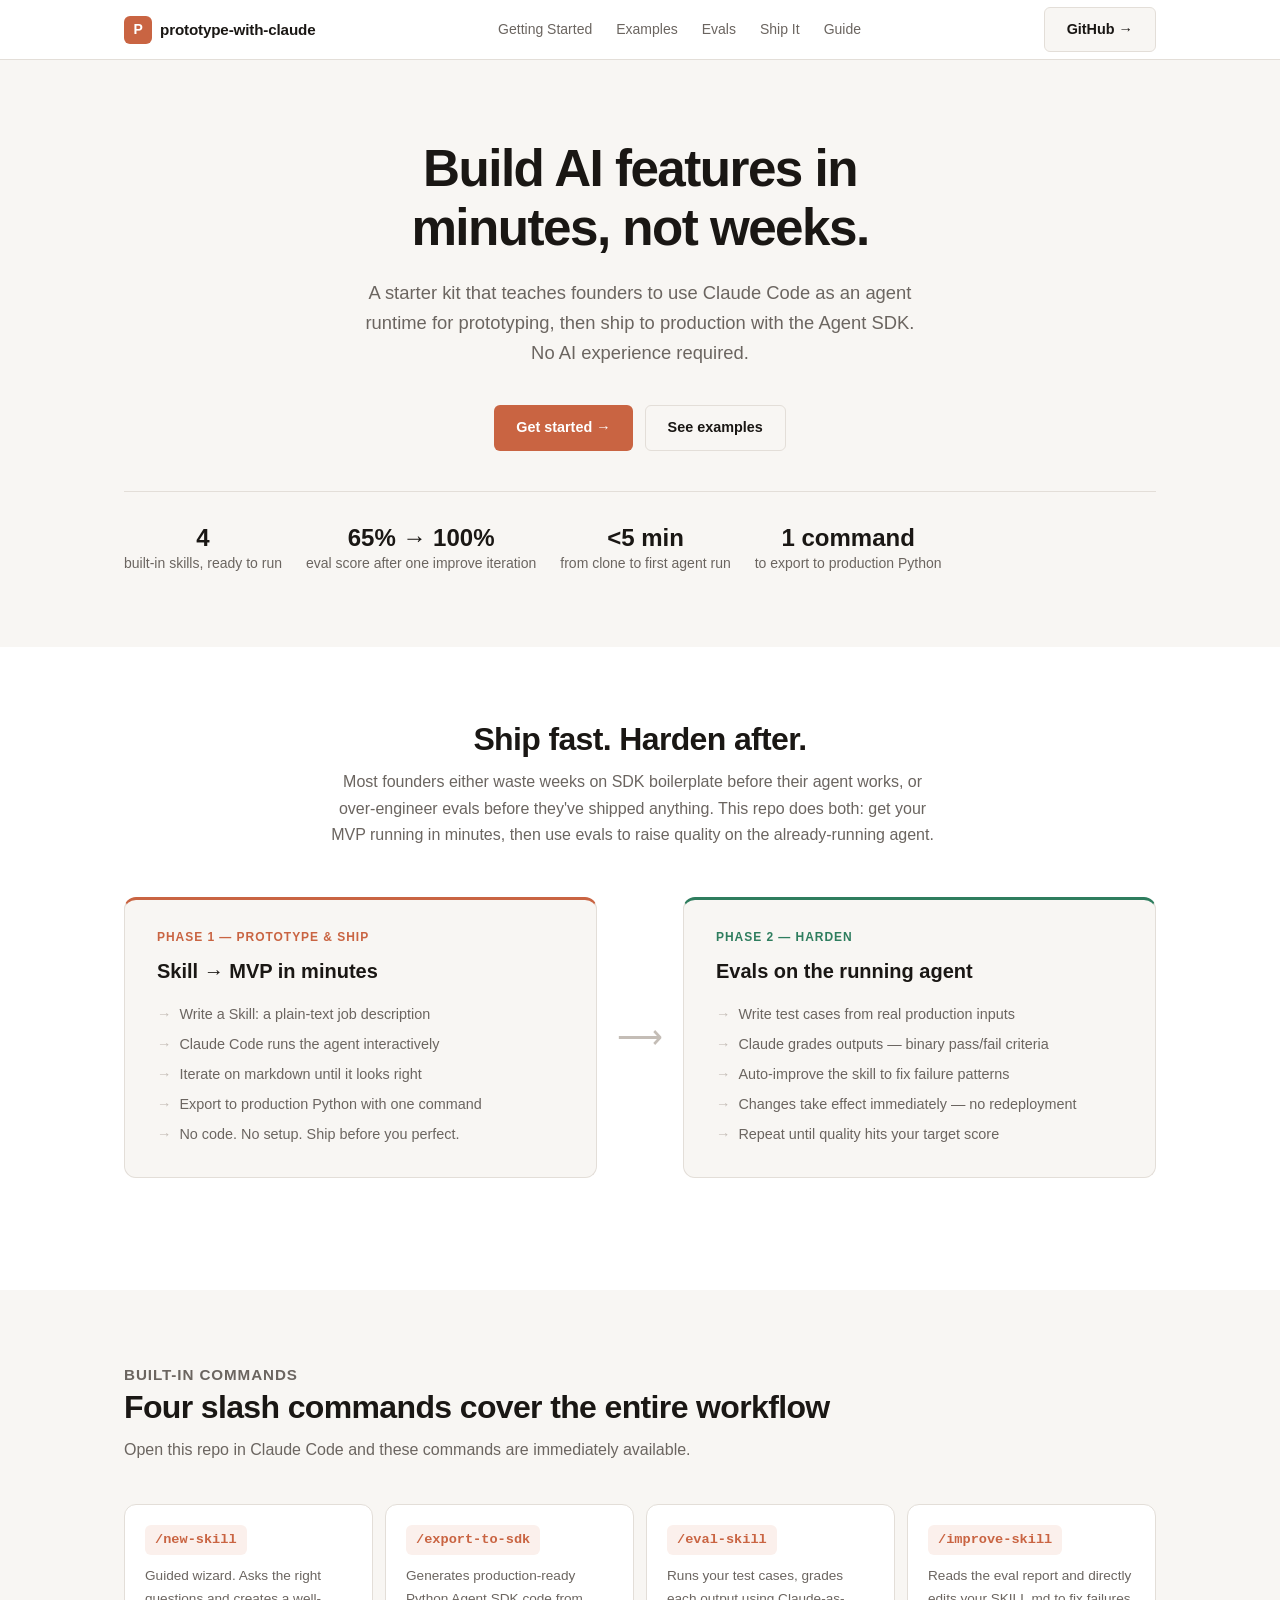
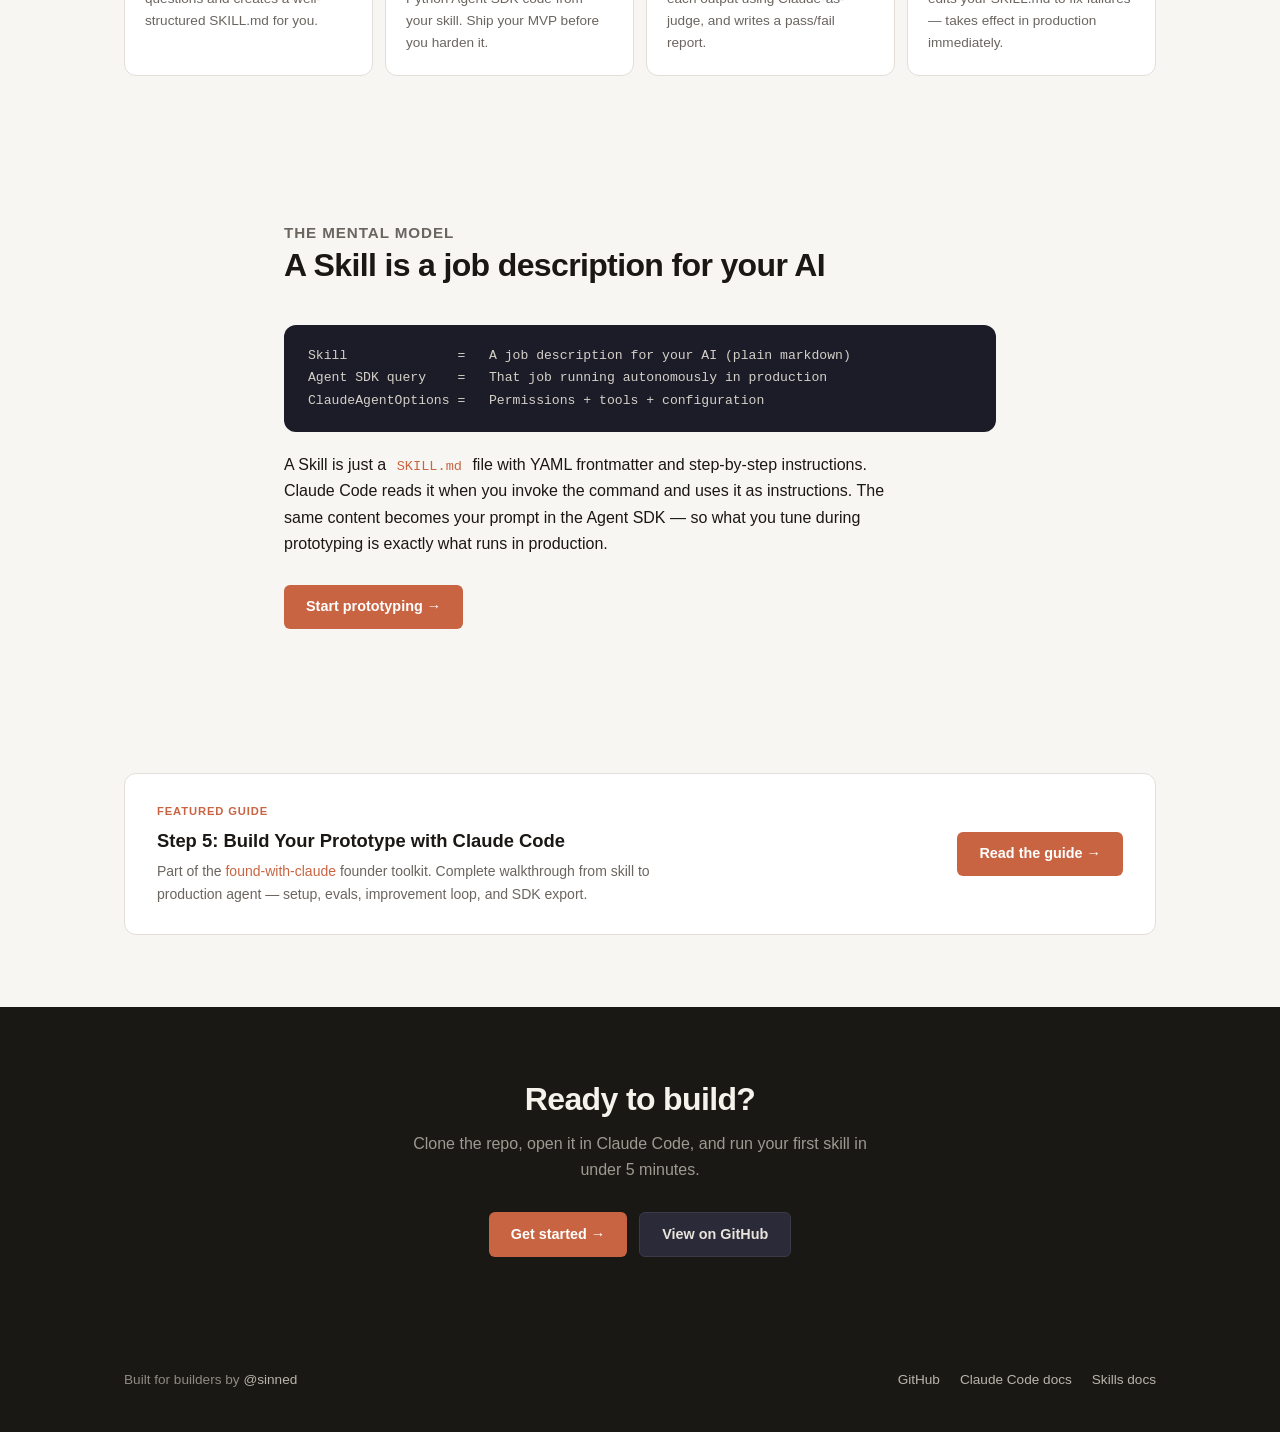
<file: docs/index.html>
<!DOCTYPE html>
<html lang="en">
<head>
  <meta charset="UTF-8">
  <meta name="viewport" content="width=device-width, initial-scale=1.0">
  <title>prototype-with-claude — AI prototyping starter kit for founders</title>
  <meta name="description" content="Use Claude Code as your agent runtime to prototype AI features in hours, then ship with the Agent SDK.">
  <link rel="stylesheet" href="styles.css">
</head>
<body>

<nav>
  <div class="nav-inner">
    <a href="index.html" class="nav-logo" style="text-decoration:none">
      <div class="nav-logo-icon">P</div>
      prototype-with-claude
    </a>
    <div class="nav-links">
      <a href="getting-started.html">Getting Started</a>
      <a href="examples.html">Examples</a>
      <a href="evals.html">Evals</a>
      <a href="sdk-migration.html">Ship It</a>
      <a href="blog-step-5.html">Guide</a>
    </div>
    <a href="https://github.com/sinned/prototype-with-claude" class="nav-gh btn btn-secondary" target="_blank">GitHub →</a>
  </div>
</nav>

<main>

  <!-- Hero -->
  <section class="hero section-alt">
    <div class="container">
      <h1>Build AI features in<br>minutes, not weeks.</h1>
      <p class="hero-sub">
        A starter kit that teaches founders to use Claude Code as an agent runtime for prototyping,
        then ship to production with the Agent SDK. No AI experience required.
      </p>
      <div class="hero-btns">
        <a href="getting-started.html" class="btn btn-primary">Get started →</a>
        <a href="examples.html" class="btn btn-secondary">See examples</a>
      </div>
      <div style="display:flex;flex-wrap:wrap;gap:24px;margin-top:40px;padding-top:32px;border-top:1px solid var(--border)">
        <div style="font-size:0.875rem;color:var(--text-muted)">
          <strong style="font-size:1.5rem;color:var(--text);display:block;line-height:1.2">4</strong>
          built-in skills, ready to run
        </div>
        <div style="font-size:0.875rem;color:var(--text-muted)">
          <strong style="font-size:1.5rem;color:var(--text);display:block;line-height:1.2">65% → 100%</strong>
          eval score after one improve iteration
        </div>
        <div style="font-size:0.875rem;color:var(--text-muted)">
          <strong style="font-size:1.5rem;color:var(--text);display:block;line-height:1.2">&lt;5 min</strong>
          from clone to first agent run
        </div>
        <div style="font-size:0.875rem;color:var(--text-muted)">
          <strong style="font-size:1.5rem;color:var(--text);display:block;line-height:1.2">1 command</strong>
          to export to production Python
        </div>
      </div>
    </div>
  </section>

  <!-- Why -->
  <section class="section">
    <div class="container">
      <div class="section-header" style="text-align:center; max-width:620px; margin:0 auto 48px">
        <h2>Ship fast. Harden after.</h2>
        <p>
          Most founders either waste weeks on SDK boilerplate before their agent works,
          or over-engineer evals before they've shipped anything.
          This repo does both: get your MVP running in minutes, then use evals to raise quality on the already-running agent.
        </p>
      </div>

      <div class="phase-grid">
        <div class="phase-card phase-1">
          <div class="phase-label">Phase 1 — Prototype &amp; Ship</div>
          <div class="phase-title">Skill → MVP in minutes</div>
          <ul class="phase-items">
            <li>Write a Skill: a plain-text job description</li>
            <li>Claude Code runs the agent interactively</li>
            <li>Iterate on markdown until it looks right</li>
            <li>Export to production Python with one command</li>
            <li>No code. No setup. Ship before you perfect.</li>
          </ul>
        </div>
        <div class="phase-arrow">⟶</div>
        <div class="phase-card phase-2">
          <div class="phase-label">Phase 2 — Harden</div>
          <div class="phase-title">Evals on the running agent</div>
          <ul class="phase-items">
            <li>Write test cases from real production inputs</li>
            <li>Claude grades outputs — binary pass/fail criteria</li>
            <li>Auto-improve the skill to fix failure patterns</li>
            <li>Changes take effect immediately — no redeployment</li>
            <li>Repeat until quality hits your target score</li>
          </ul>
        </div>
      </div>
    </div>
  </section>

  <!-- Commands -->
  <section class="section section-alt">
    <div class="container">
      <div class="section-header">
        <h4>Built-in commands</h4>
        <h2>Four slash commands cover the entire workflow</h2>
        <p>Open this repo in Claude Code and these commands are immediately available.</p>
      </div>
      <div class="cmd-grid">
        <div class="cmd-card">
          <div class="cmd-name">/new-skill</div>
          <div class="cmd-desc">Guided wizard. Asks the right questions and creates a well-structured SKILL.md for you.</div>
        </div>
        <div class="cmd-card">
          <div class="cmd-name">/export-to-sdk</div>
          <div class="cmd-desc">Generates production-ready Python Agent SDK code from your skill. Ship your MVP before you harden it.</div>
        </div>
        <div class="cmd-card">
          <div class="cmd-name">/eval-skill</div>
          <div class="cmd-desc">Runs your test cases, grades each output using Claude-as-judge, and writes a pass/fail report.</div>
        </div>
        <div class="cmd-card">
          <div class="cmd-name">/improve-skill</div>
          <div class="cmd-desc">Reads the eval report and directly edits your SKILL.md to fix failures — takes effect in production immediately.</div>
        </div>
      </div>
    </div>
  </section>

  <!-- Mental model -->
  <section class="section section-alt">
    <div class="container" style="max-width:760px">
      <div class="section-header">
        <h4>The mental model</h4>
        <h2>A Skill is a job description for your AI</h2>
      </div>
      <pre><code>Skill              =   A job description for your AI (plain markdown)
Agent SDK query    =   That job running autonomously in production
ClaudeAgentOptions =   Permissions + tools + configuration</code></pre>
      <p style="margin-top:20px">
        A Skill is just a <code>SKILL.md</code> file with YAML frontmatter and step-by-step instructions.
        Claude Code reads it when you invoke the command and uses it as instructions.
        The same content becomes your prompt in the Agent SDK — so what you tune during prototyping
        is exactly what runs in production.
      </p>
      <div style="margin-top:28px">
        <a href="getting-started.html" class="btn btn-primary">Start prototyping →</a>
      </div>
    </div>
  </section>

  <!-- Featured guide -->
  <section class="section section-alt">
    <div class="container">
      <div style="display:grid;grid-template-columns:1fr auto;align-items:center;gap:24px;background:var(--bg);border:1px solid var(--border);border-radius:var(--radius-lg);padding:28px 32px;flex-wrap:wrap">
        <div>
          <div style="font-size:0.7rem;font-weight:700;text-transform:uppercase;letter-spacing:0.08em;color:var(--accent);margin-bottom:8px">Featured guide</div>
          <h3 style="margin-bottom:6px">Step 5: Build Your Prototype with Claude Code</h3>
          <p style="font-size:0.875rem;color:var(--text-muted);margin:0">
            Part of the <a href="https://github.com/sinned/found-with-claude" target="_blank">found-with-claude</a> founder toolkit.
            Complete walkthrough from skill to production agent — setup, evals, improvement loop, and SDK export.
          </p>
        </div>
        <a href="blog-step-5.html" class="btn btn-primary" style="white-space:nowrap;flex-shrink:0">Read the guide →</a>
      </div>
    </div>
  </section>

  <!-- CTA -->
  <section class="section" style="background:var(--bg-dark); color:#E8E4DC; text-align:center">
    <div class="container">
      <h2 style="color:#F5F2EC;margin-bottom:12px">Ready to build?</h2>
      <p style="color:#9E9A92;max-width:52ch;margin:0 auto 28px">
        Clone the repo, open it in Claude Code, and run your first skill in under 5 minutes.
      </p>
      <div class="hero-btns">
        <a href="getting-started.html" class="btn btn-primary">Get started →</a>
        <a href="https://github.com/sinned/prototype-with-claude" class="btn" style="background:#2A2A38;color:#E8E4DC;border:1px solid #3A3A48" target="_blank">View on GitHub</a>
      </div>
    </div>
  </section>

</main>

<footer>
  <div class="footer-inner">
    <span>Built for builders by <a href="https://github.com/sinned" target="_blank">@sinned</a></span>
    <div style="display:flex;gap:20px">
      <a href="https://github.com/sinned/prototype-with-claude" target="_blank">GitHub</a>
      <a href="https://code.claude.com/docs" target="_blank">Claude Code docs</a>
      <a href="https://platform.claude.com/docs/en/agents-and-tools/agent-skills/overview" target="_blank">Skills docs</a>
    </div>
  </div>
</footer>

</body>
</html>
</file>
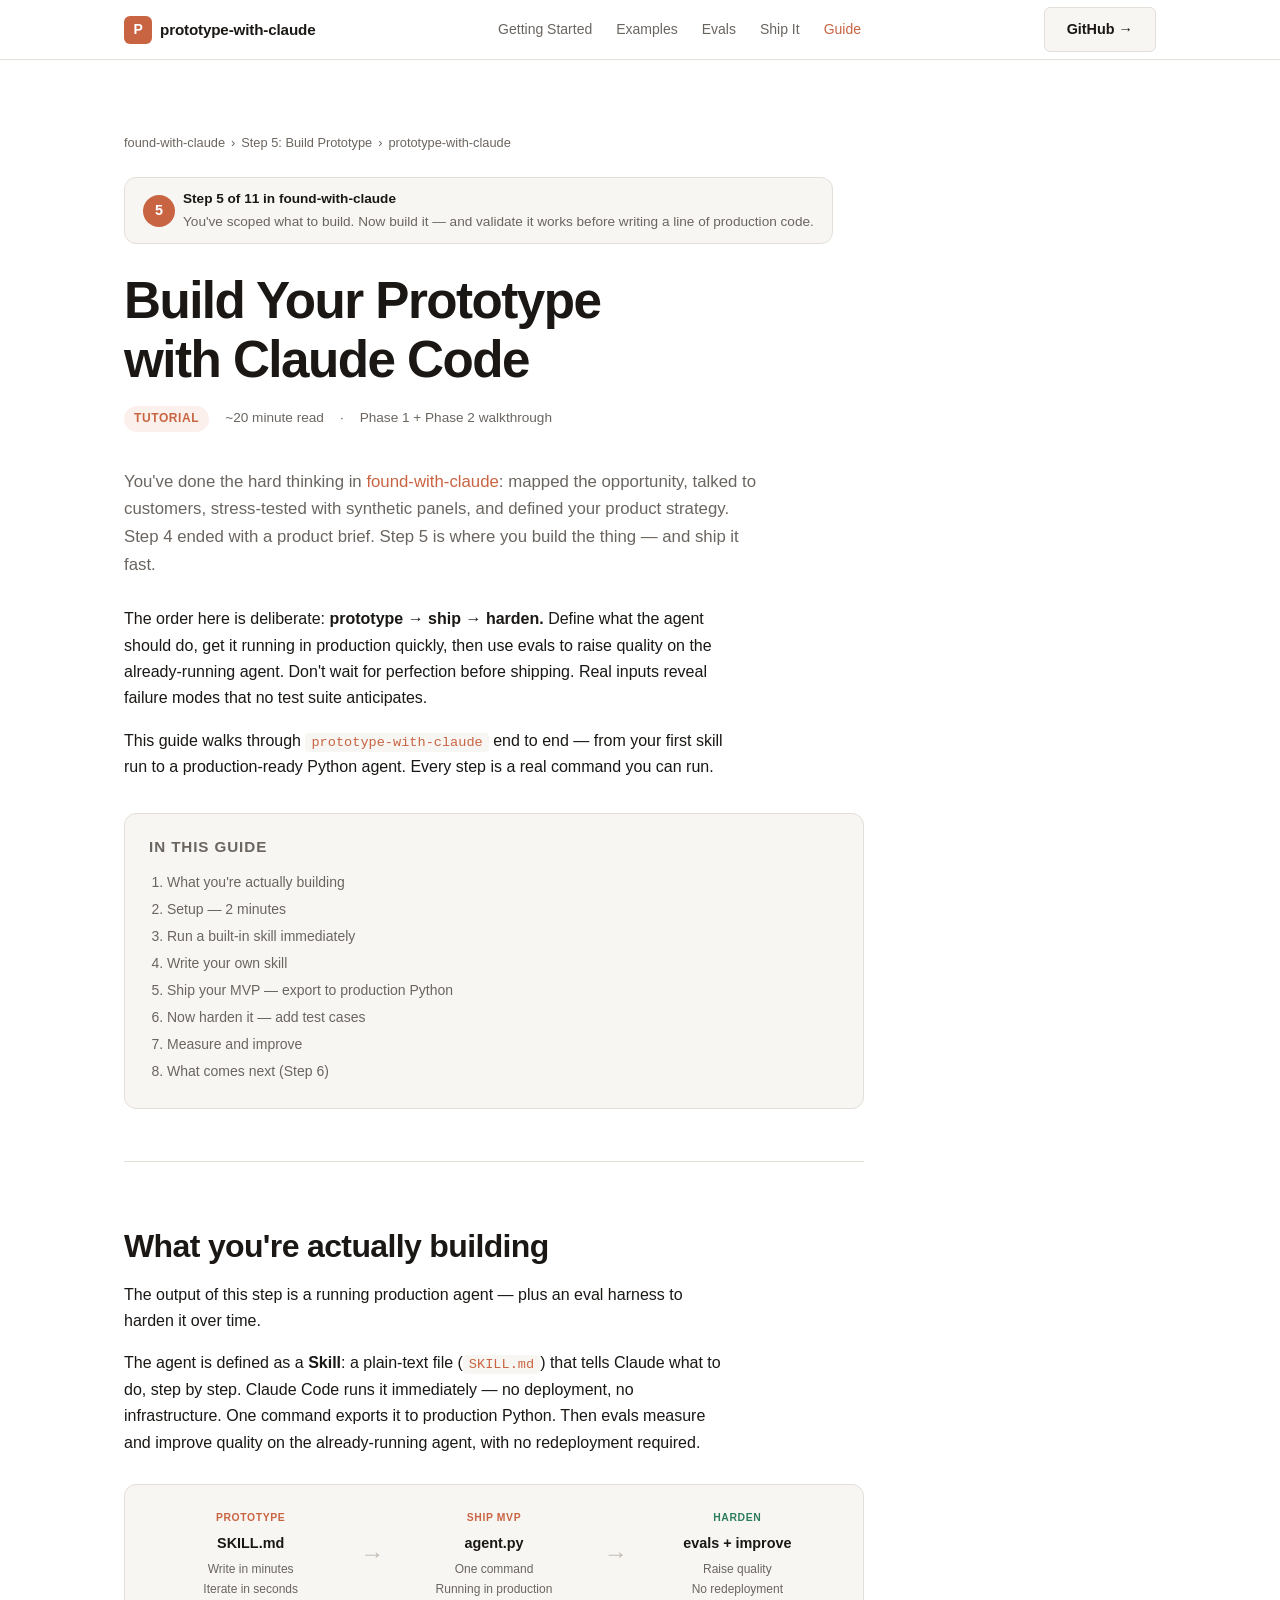
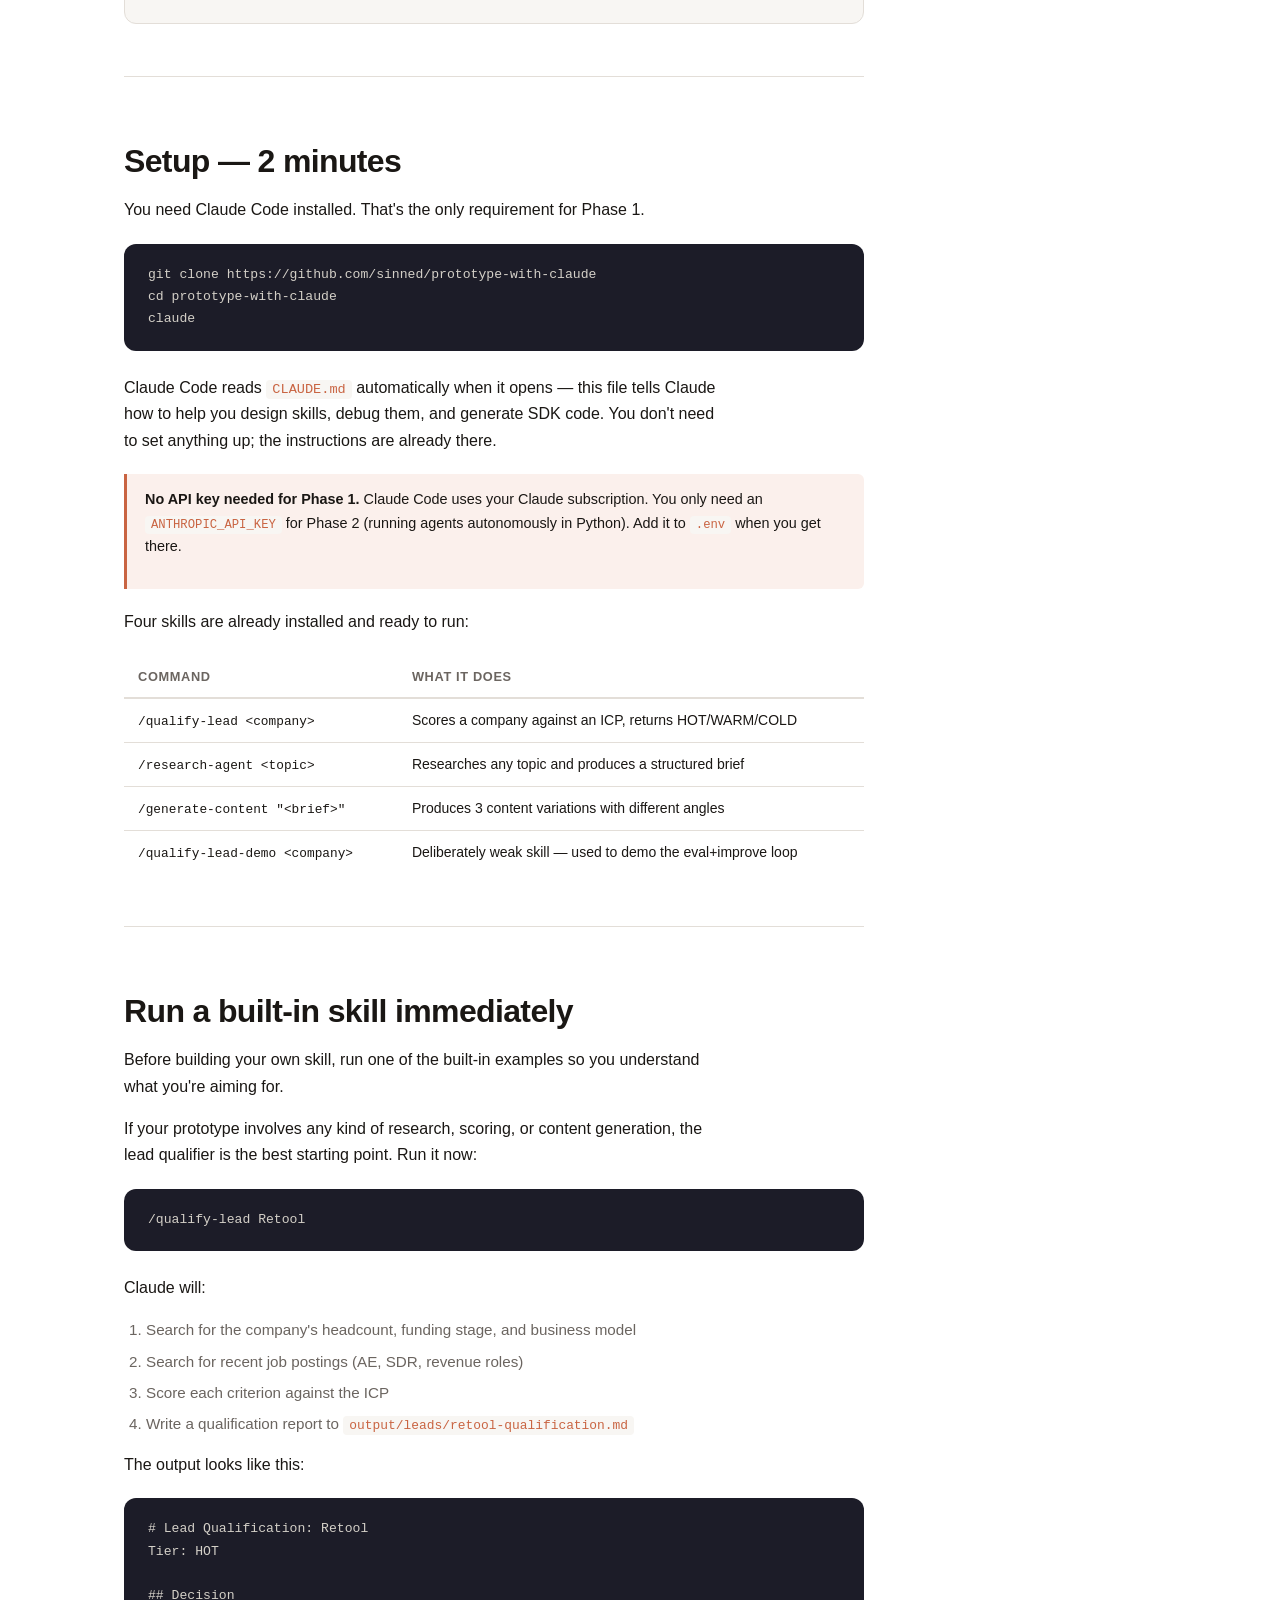
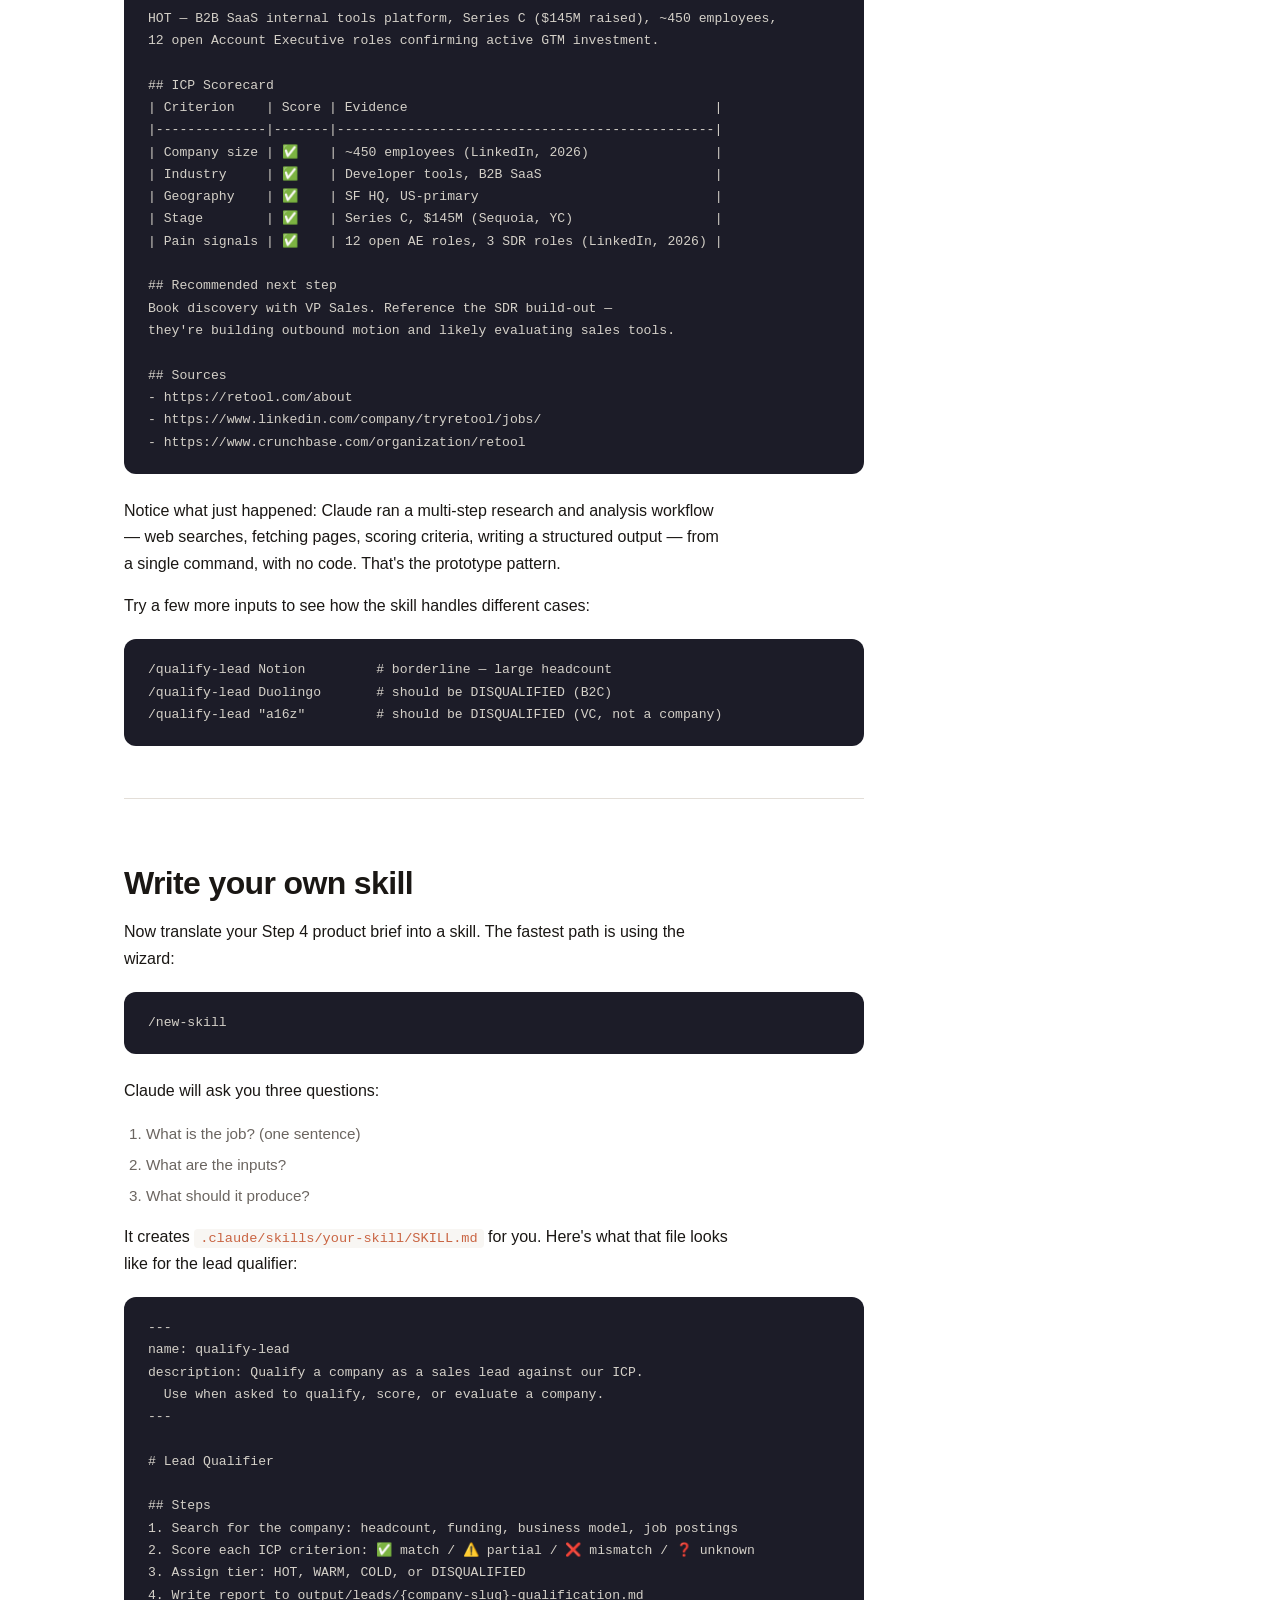
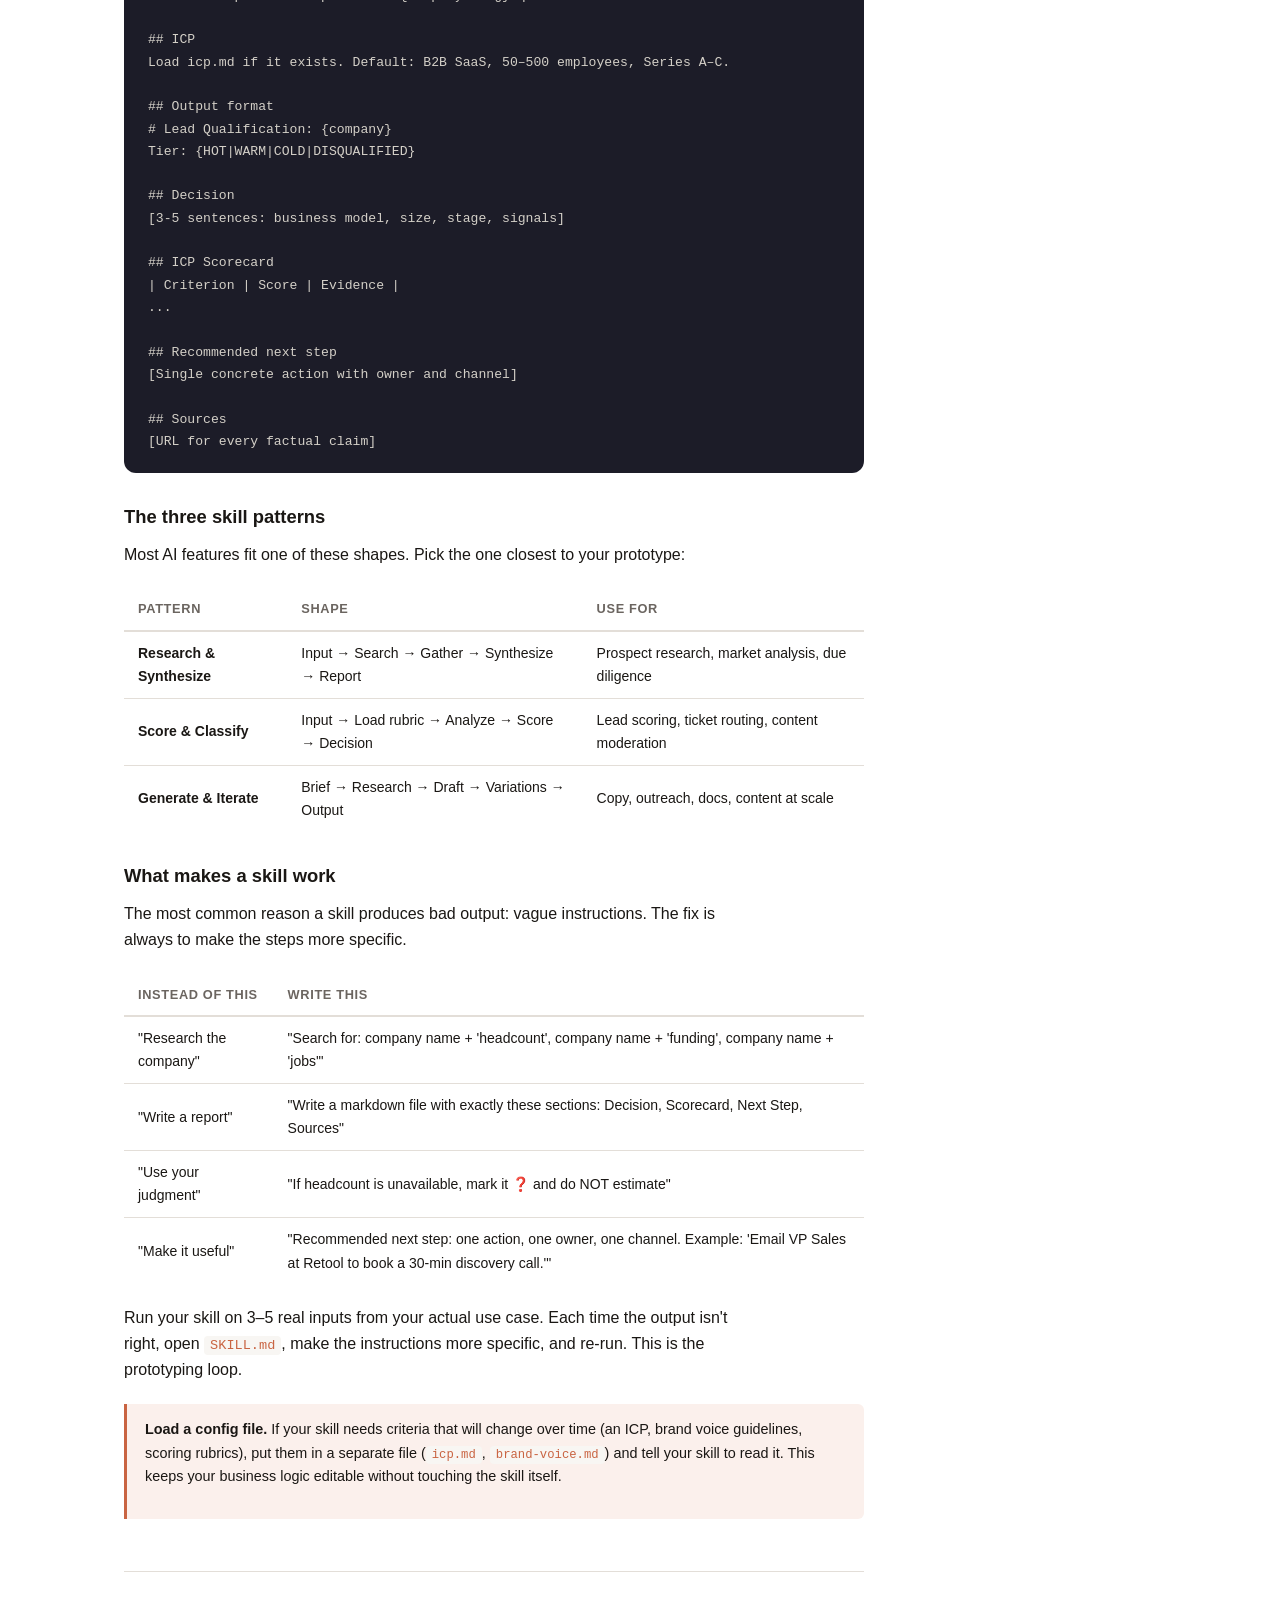
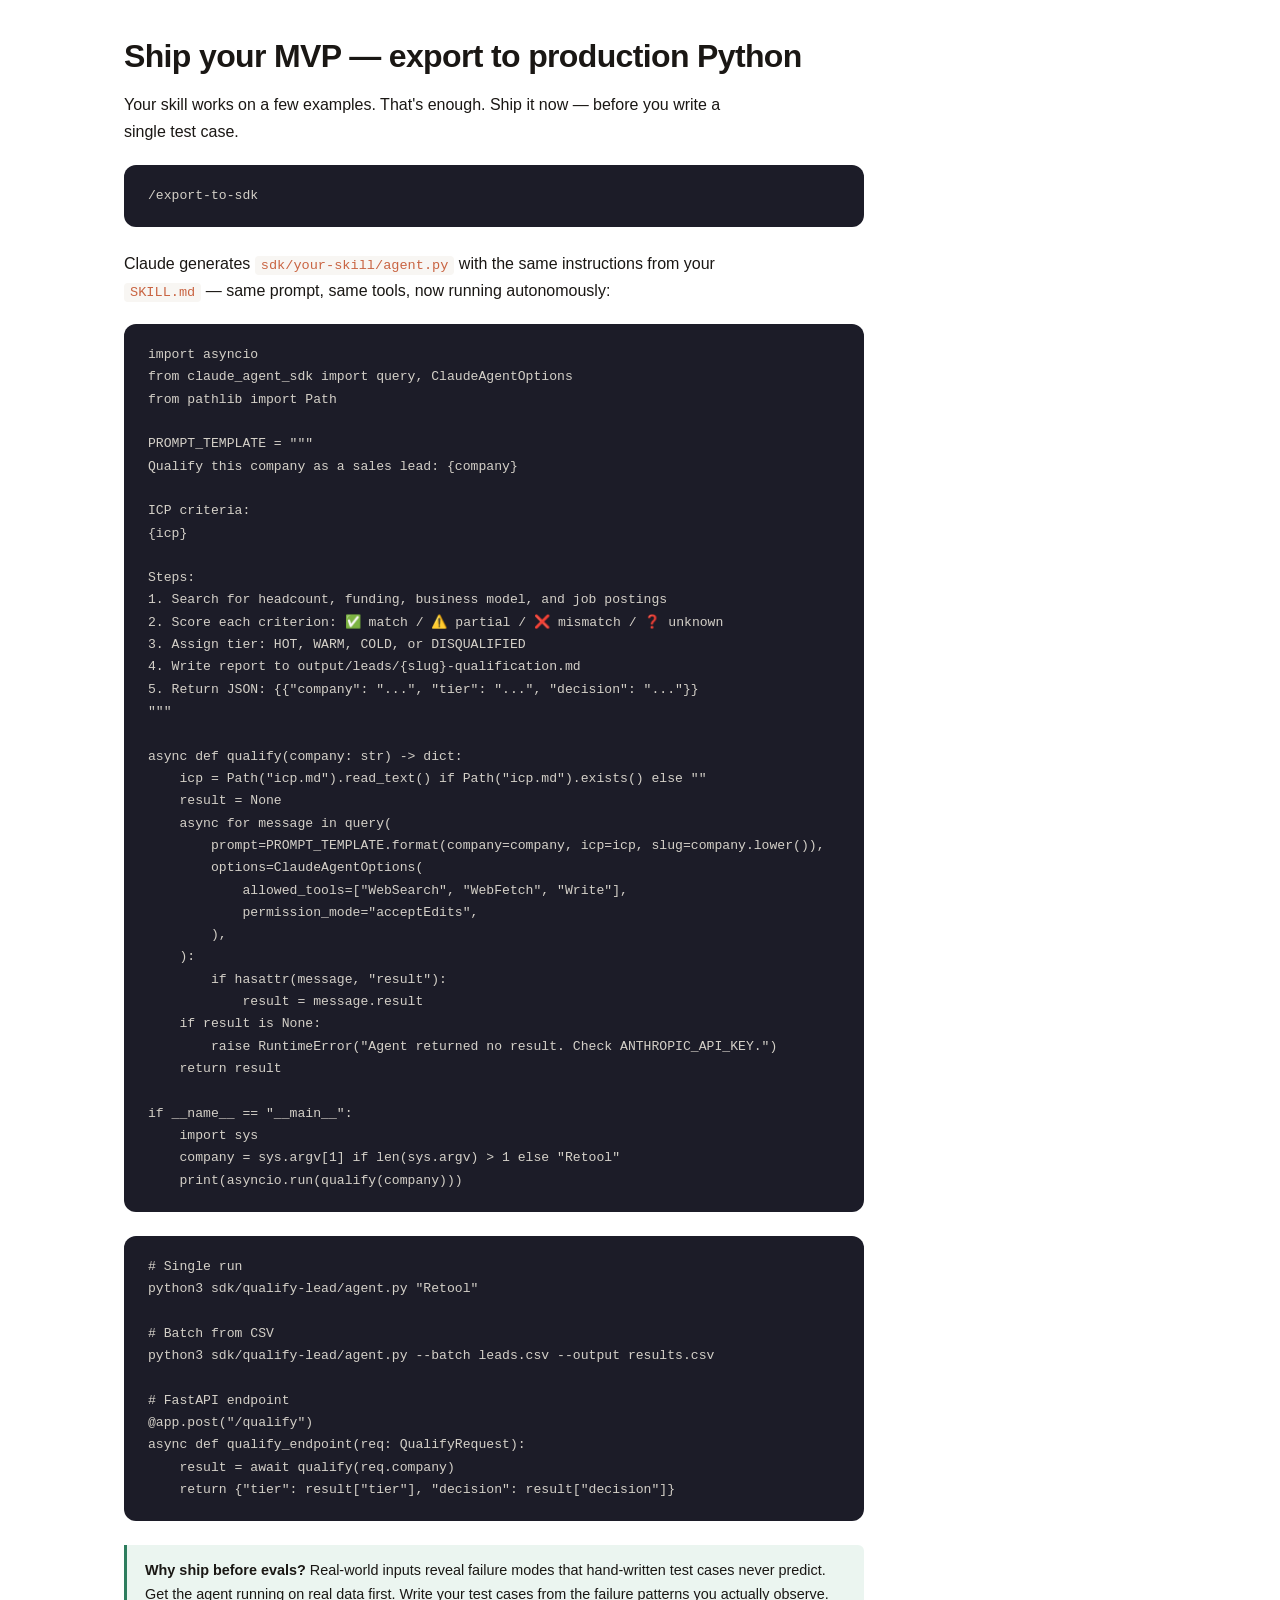
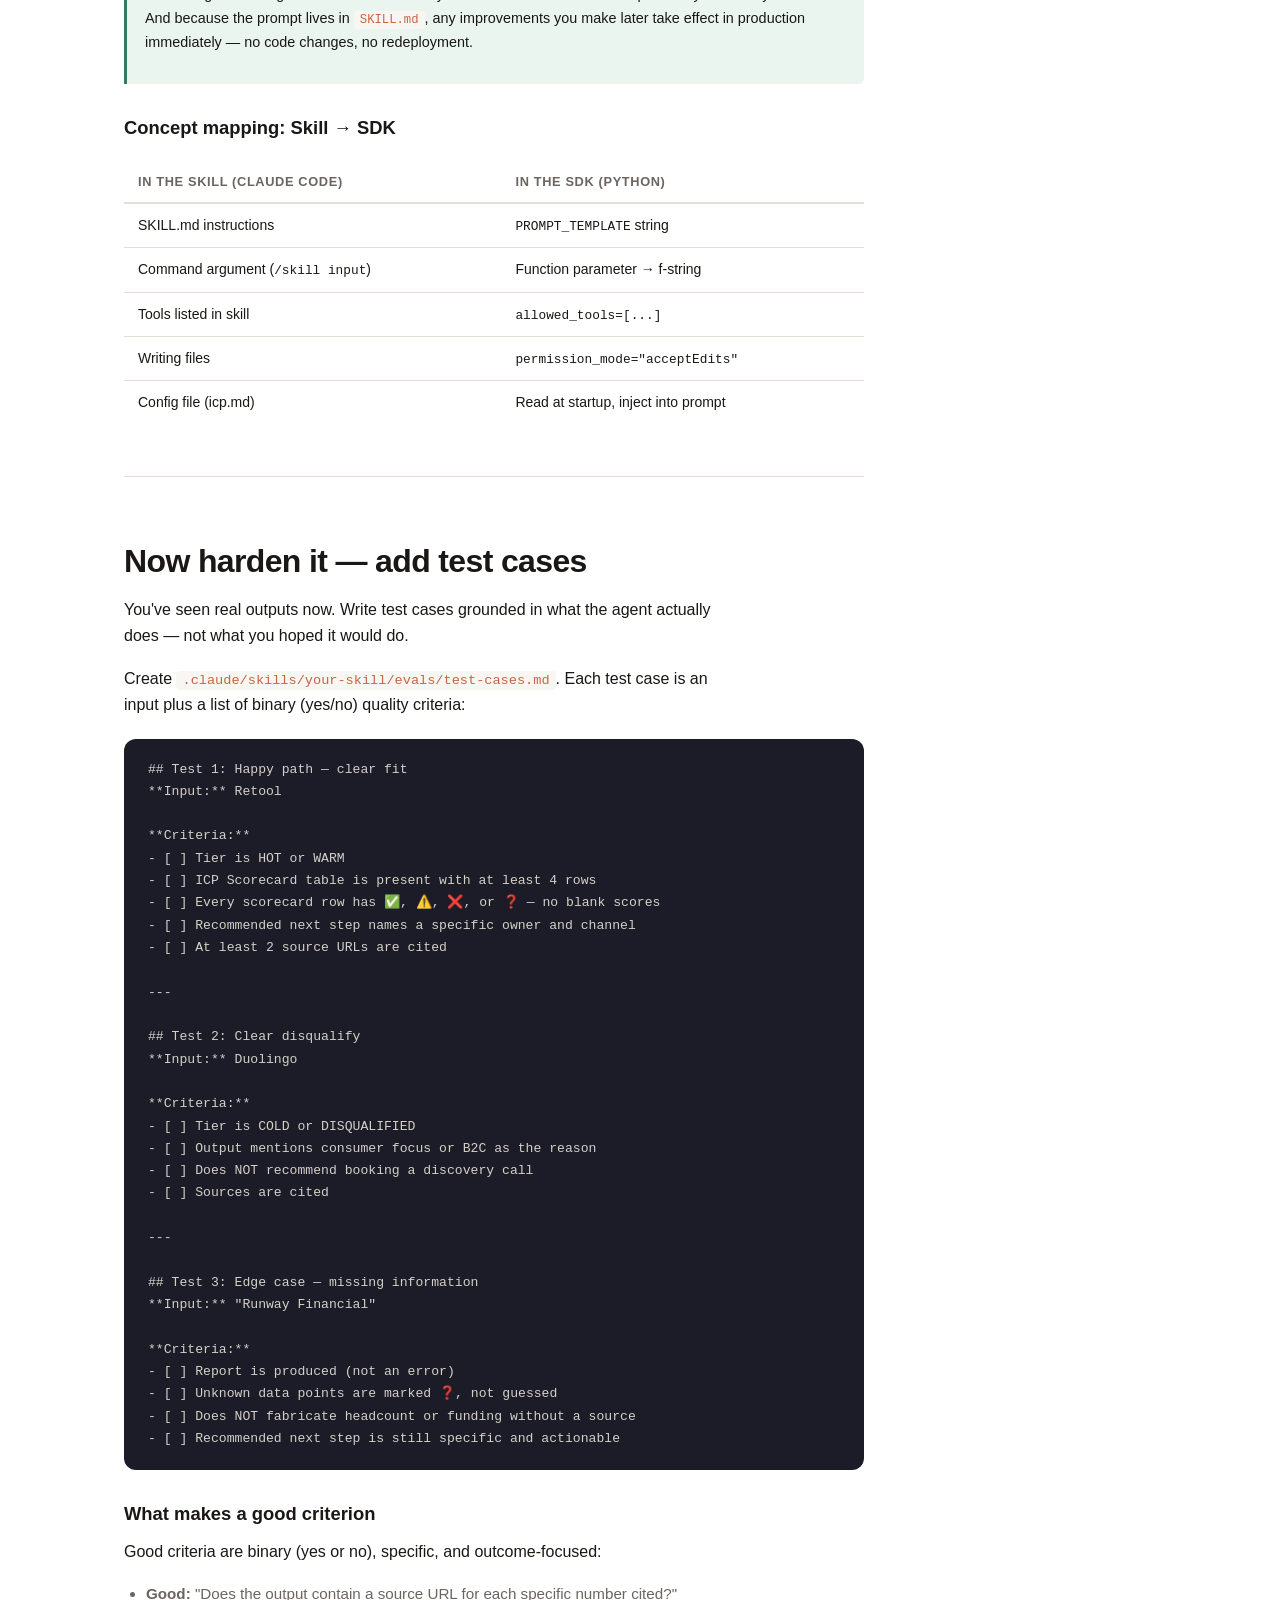
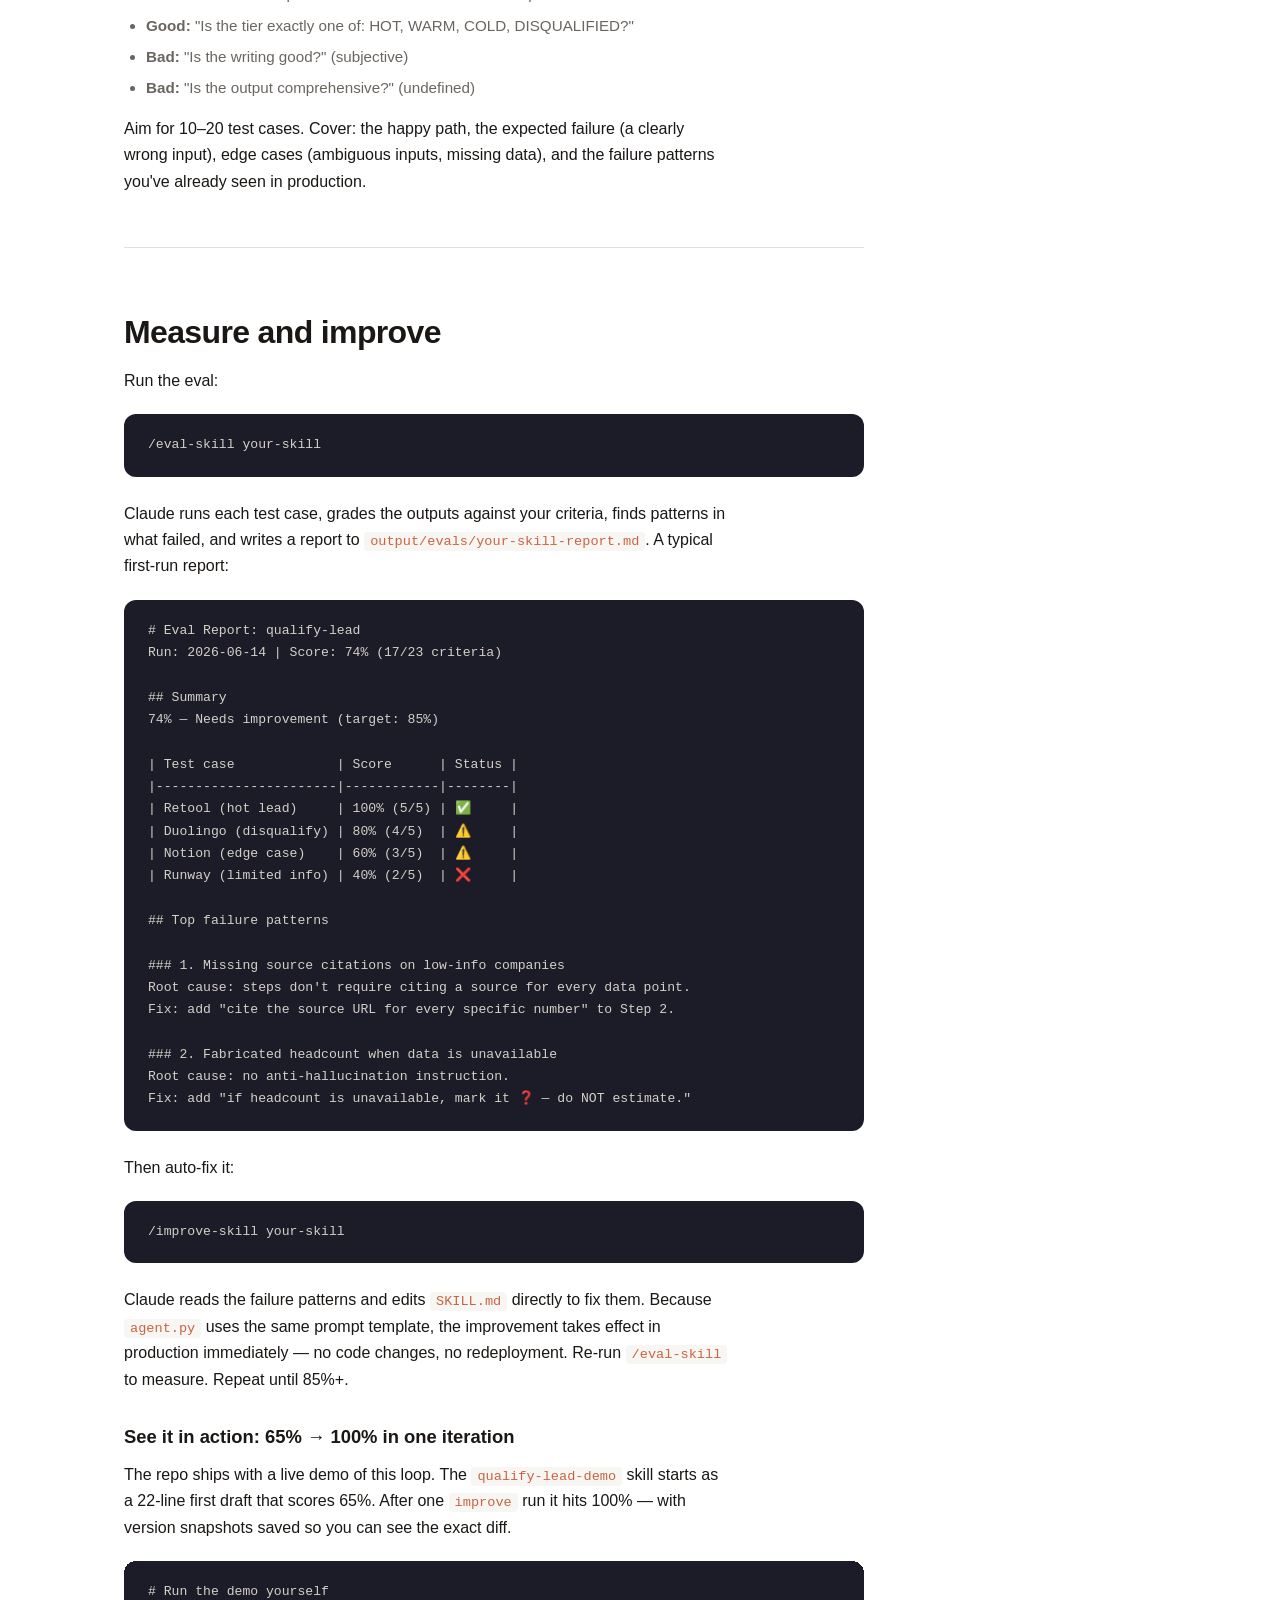
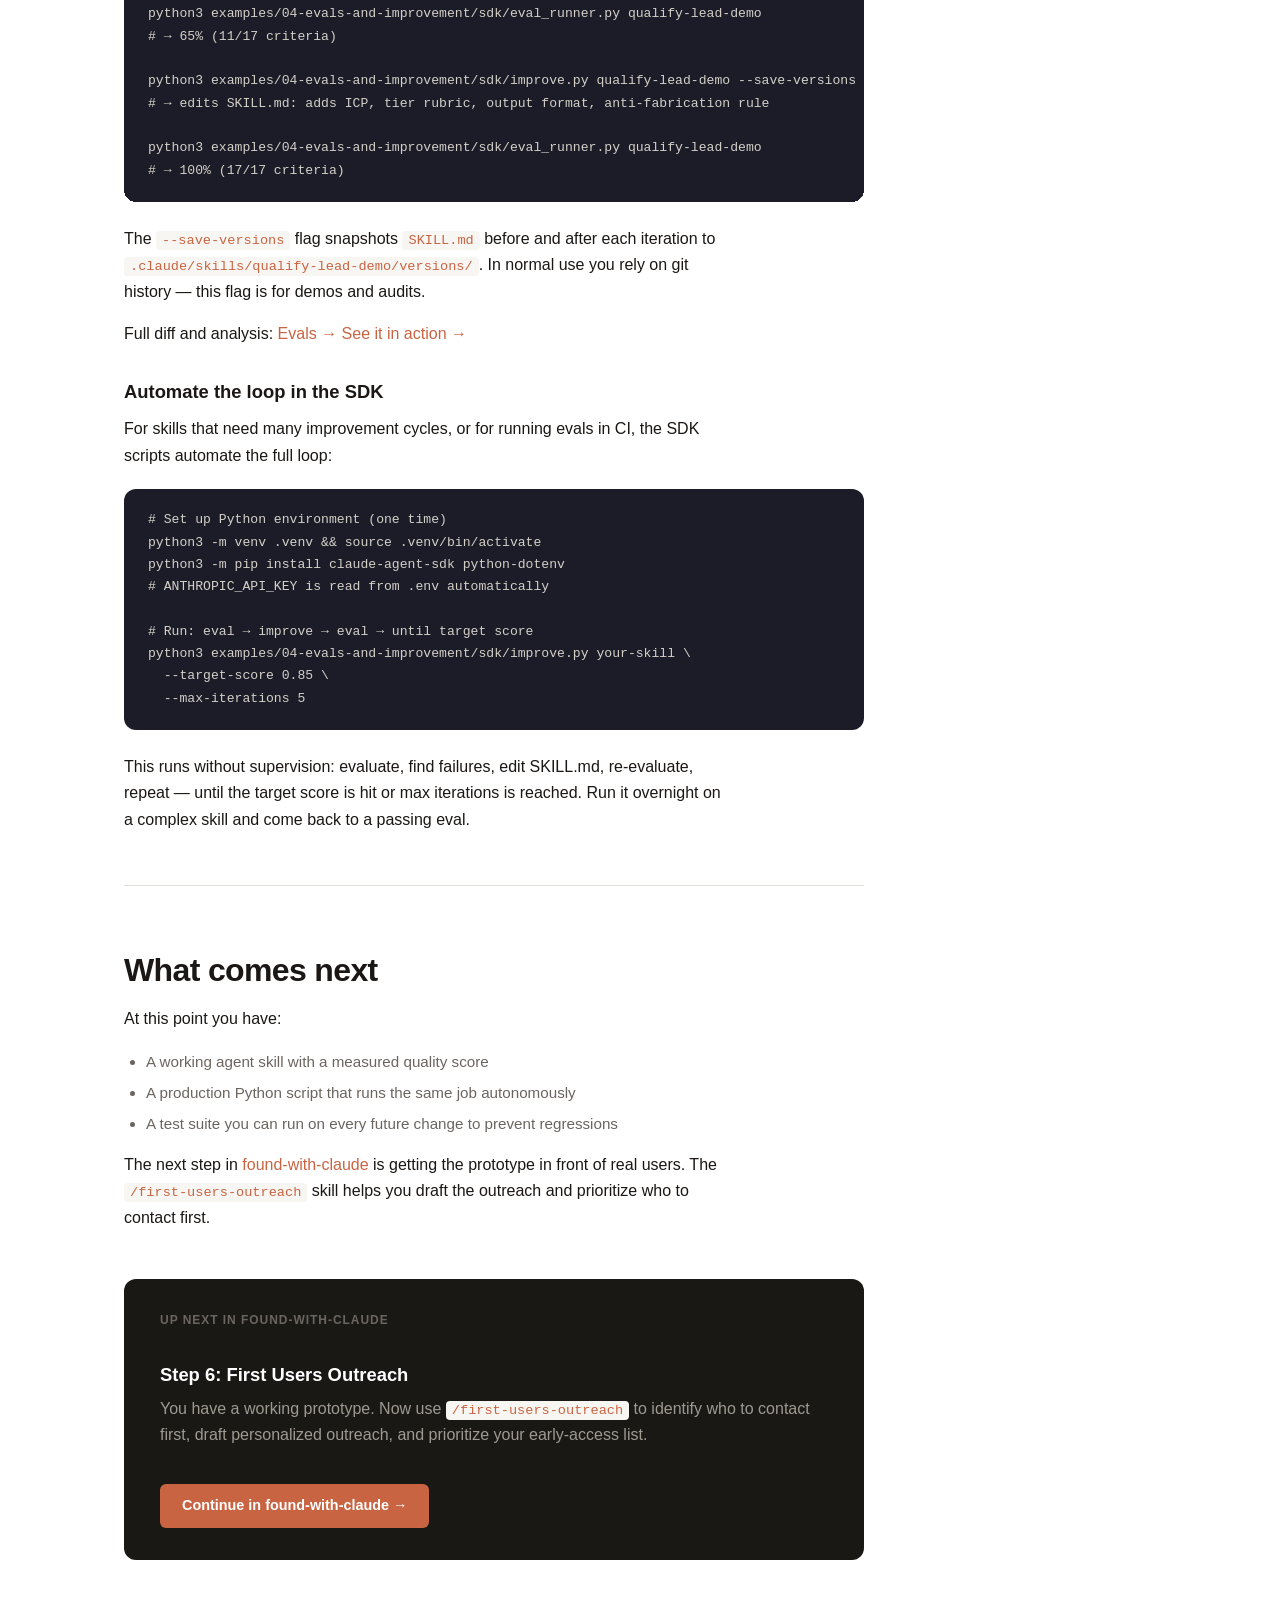
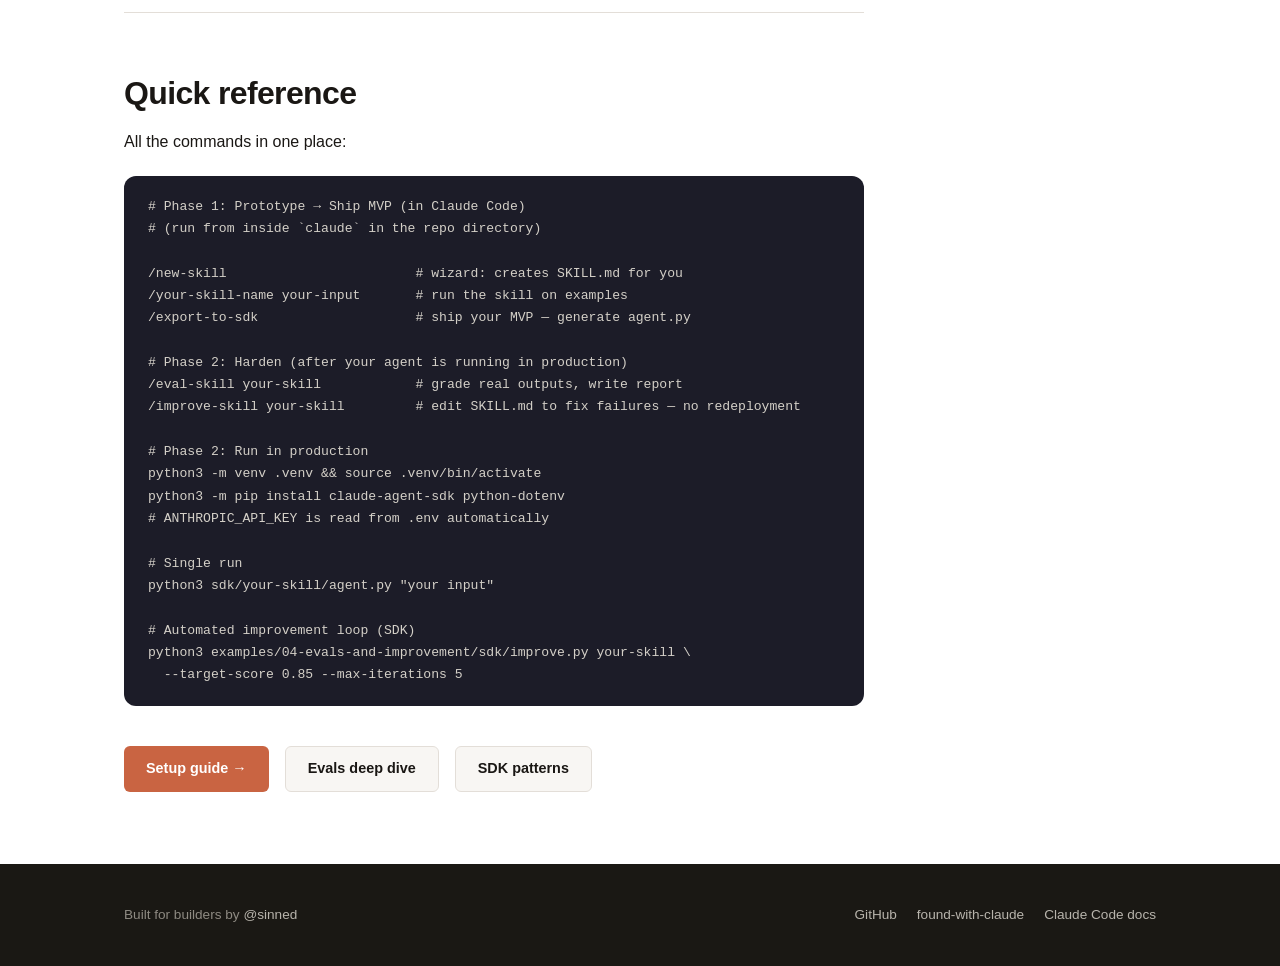
<file: docs/blog-step-5.html>
<!DOCTYPE html>
<html lang="en">
<head>
  <meta charset="UTF-8">
  <meta name="viewport" content="width=device-width, initial-scale=1.0">
  <title>Step 5: Build Your Prototype with Claude Code — prototype-with-claude</title>
  <meta name="description" content="Complete walkthrough of prototype-with-claude — the Step 5 handoff from found-with-claude. Write a skill, run evals, auto-improve, and ship to production.">
  <link rel="stylesheet" href="styles.css">
  <style>
    .post-meta {
      display: flex; align-items: center; gap: 16px; flex-wrap: wrap;
      font-size: 0.85rem; color: var(--text-muted); margin-bottom: 36px;
    }
    .post-meta-tag {
      background: var(--accent-bg); color: var(--accent);
      padding: 3px 10px; border-radius: 100px; font-size: 0.75rem; font-weight: 600;
      text-transform: uppercase; letter-spacing: 0.05em;
    }
    .post-body { max-width: 740px; }
    .post-body h2 { margin: 56px 0 16px; padding-top: 8px; }
    .post-body h3 { margin: 32px 0 12px; }
    .post-body p { margin-bottom: 16px; }
    .post-body ul, .post-body ol {
      padding-left: 22px; margin: 16px 0; font-size: 0.95rem; color: var(--text-muted);
    }
    .post-body li { margin-bottom: 6px; }
    .post-body pre { margin: 20px 0 24px; }
    .post-body hr { border: none; border-top: 1px solid var(--border); margin: 52px 0; }
    .breadcrumb {
      font-size: 0.8rem; color: var(--text-muted); margin-bottom: 24px;
      display: flex; align-items: center; gap: 6px;
    }
    .breadcrumb a { color: var(--text-muted); }
    .breadcrumb a:hover { color: var(--accent); }
    .step-badge {
      display: inline-flex; align-items: center; gap: 8px;
      background: var(--bg-alt); border: 1px solid var(--border);
      border-radius: var(--radius-lg); padding: 10px 18px;
      font-size: 0.875rem; margin-bottom: 28px;
    }
    .step-badge-num {
      width: 32px; height: 32px; background: var(--accent); border-radius: 50%;
      color: white; font-weight: 700; font-size: 0.9rem;
      display: flex; align-items: center; justify-content: center; flex-shrink: 0;
    }
    .step-badge-text { font-size: 0.85rem; color: var(--text-muted); }
    .step-badge-text strong { color: var(--text); }
    .toc {
      background: var(--bg-alt); border: 1px solid var(--border);
      border-radius: var(--radius-lg); padding: 20px 24px; margin: 32px 0;
    }
    .toc h4 { margin-bottom: 12px; }
    .toc ol { padding-left: 18px; margin: 0; }
    .toc li { margin-bottom: 4px; font-size: 0.875rem; }
    .toc a { color: var(--text-muted); }
    .toc a:hover { color: var(--accent); }
    .next-step-card {
      background: var(--bg-dark); color: #E8E4DC;
      border-radius: var(--radius-lg); padding: 32px 36px; margin-top: 48px;
    }
    .next-step-card h3 { color: white; margin-bottom: 8px; }
    .next-step-card p { color: #9E9A92; max-width: none; }
    .next-step-card a.btn-primary { margin-top: 20px; }
    .inline-cmd {
      display: inline-block;
      font-family: "SF Mono", "Fira Code", "Cascadia Code", Consolas, monospace;
      font-size: 0.85em; font-weight: 600;
      background: var(--accent-bg); color: var(--accent);
      padding: 2px 8px; border-radius: var(--radius);
    }
  </style>
</head>
<body>

<nav>
  <div class="nav-inner">
    <a href="index.html" class="nav-logo" style="text-decoration:none">
      <div class="nav-logo-icon">P</div>
      prototype-with-claude
    </a>
    <div class="nav-links">
      <a href="getting-started.html">Getting Started</a>
      <a href="examples.html">Examples</a>
      <a href="evals.html">Evals</a>
      <a href="sdk-migration.html">Ship It</a>
      <a href="blog-step-5.html" class="active">Guide</a>
    </div>
    <a href="https://github.com/sinned/prototype-with-claude" class="nav-gh btn btn-secondary" target="_blank">GitHub →</a>
  </div>
</nav>

<main>

  <section class="section">
    <div class="container">

      <div class="breadcrumb">
        <a href="https://github.com/sinned/found-with-claude" target="_blank">found-with-claude</a>
        <span>›</span>
        <span>Step 5: Build Prototype</span>
        <span>›</span>
        <span>prototype-with-claude</span>
      </div>

      <div class="post-body">

        <div class="step-badge">
          <div class="step-badge-num">5</div>
          <div class="step-badge-text">
            <strong>Step 5 of 11 in found-with-claude</strong><br>
            You've scoped what to build. Now build it — and validate it works before writing a line of production code.
          </div>
        </div>

        <h1 style="margin-bottom:16px">Build Your Prototype<br>with Claude Code</h1>

        <div class="post-meta">
          <span class="post-meta-tag">Tutorial</span>
          <span>~20 minute read</span>
          <span>·</span>
          <span>Phase 1 + Phase 2 walkthrough</span>
        </div>

        <p style="font-size:1.05rem;color:var(--text-muted);margin-bottom:28px">
          You've done the hard thinking in <a href="https://github.com/sinned/found-with-claude" target="_blank">found-with-claude</a>:
          mapped the opportunity, talked to customers, stress-tested with synthetic panels, and defined your product strategy.
          Step 4 ended with a product brief. Step 5 is where you build the thing — and ship it fast.
        </p>

        <p>
          The order here is deliberate: <strong>prototype → ship → harden.</strong> Define what the agent should do, get it running in production quickly, then use evals to raise quality on the already-running agent. Don't wait for perfection before shipping. Real inputs reveal failure modes that no test suite anticipates.
        </p>
        <p>
          This guide walks through <code>prototype-with-claude</code> end to end — from your first skill run to a production-ready Python agent. Every step is a real command you can run.
        </p>

        <div class="toc">
          <h4>In this guide</h4>
          <ol>
            <li><a href="#what-youre-building">What you're actually building</a></li>
            <li><a href="#setup">Setup — 2 minutes</a></li>
            <li><a href="#first-skill">Run a built-in skill immediately</a></li>
            <li><a href="#your-skill">Write your own skill</a></li>
            <li><a href="#ship">Ship your MVP — export to production Python</a></li>
            <li><a href="#test-cases">Now harden it — add test cases</a></li>
            <li><a href="#eval-loop">Measure and improve</a></li>
            <li><a href="#whats-next">What comes next (Step 6)</a></li>
          </ol>
        </div>

        <hr>

        <h2 id="what-youre-building">What you're actually building</h2>

        <p>
          The output of this step is a running production agent — plus an eval harness to harden it over time.
        </p>

        <p>
          The agent is defined as a <strong>Skill</strong>: a plain-text file (<code>SKILL.md</code>) that tells Claude what to do, step by step. Claude Code runs it immediately — no deployment, no infrastructure. One command exports it to production Python. Then evals measure and improve quality on the already-running agent, with no redeployment required.
        </p>

        <div style="background:var(--bg-alt);border:1px solid var(--border);border-radius:var(--radius-lg);padding:24px 28px;margin:28px 0">
          <div style="display:grid;grid-template-columns:1fr auto 1fr auto 1fr;align-items:center;gap:12px;text-align:center">
            <div>
              <div style="font-size:0.65rem;font-weight:700;text-transform:uppercase;letter-spacing:0.06em;color:var(--accent);margin-bottom:6px">Prototype</div>
              <div style="font-weight:600;margin-bottom:4px;font-size:0.9rem">SKILL.md</div>
              <div style="font-size:0.75rem;color:var(--text-muted)">Write in minutes<br>Iterate in seconds</div>
            </div>
            <div style="font-size:1.5rem;color:var(--border-strong)">→</div>
            <div>
              <div style="font-size:0.65rem;font-weight:700;text-transform:uppercase;letter-spacing:0.06em;color:var(--accent);margin-bottom:6px">Ship MVP</div>
              <div style="font-weight:600;margin-bottom:4px;font-size:0.9rem">agent.py</div>
              <div style="font-size:0.75rem;color:var(--text-muted)">One command<br>Running in production</div>
            </div>
            <div style="font-size:1.5rem;color:var(--border-strong)">→</div>
            <div>
              <div style="font-size:0.65rem;font-weight:700;text-transform:uppercase;letter-spacing:0.06em;color:var(--green);margin-bottom:6px">Harden</div>
              <div style="font-weight:600;margin-bottom:4px;font-size:0.9rem">evals + improve</div>
              <div style="font-size:0.75rem;color:var(--text-muted)">Raise quality<br>No redeployment</div>
            </div>
          </div>
        </div>

        <hr>

        <h2 id="setup">Setup — 2 minutes</h2>

        <p>You need Claude Code installed. That's the only requirement for Phase 1.</p>

        <pre><code>git clone https://github.com/sinned/prototype-with-claude
cd prototype-with-claude
claude</code></pre>

        <p>
          Claude Code reads <code>CLAUDE.md</code> automatically when it opens — this file tells Claude how to help you design skills, debug them, and generate SDK code. You don't need to set anything up; the instructions are already there.
        </p>

        <div class="callout">
          <p><strong>No API key needed for Phase 1.</strong> Claude Code uses your Claude subscription. You only need an <code>ANTHROPIC_API_KEY</code> for Phase 2 (running agents autonomously in Python). Add it to <code>.env</code> when you get there.</p>
        </div>

        <p>Four skills are already installed and ready to run:</p>

        <table>
          <thead><tr><th>Command</th><th>What it does</th></tr></thead>
          <tbody>
            <tr><td><code>/qualify-lead &lt;company&gt;</code></td><td>Scores a company against an ICP, returns HOT/WARM/COLD</td></tr>
            <tr><td><code>/research-agent &lt;topic&gt;</code></td><td>Researches any topic and produces a structured brief</td></tr>
            <tr><td><code>/generate-content "&lt;brief&gt;"</code></td><td>Produces 3 content variations with different angles</td></tr>
            <tr><td><code>/qualify-lead-demo &lt;company&gt;</code></td><td>Deliberately weak skill — used to demo the eval+improve loop</td></tr>
          </tbody>
        </table>

        <hr>

        <h2 id="first-skill">Run a built-in skill immediately</h2>

        <p>
          Before building your own skill, run one of the built-in examples so you understand what you're aiming for.
        </p>

        <p>
          If your prototype involves any kind of research, scoring, or content generation, the lead qualifier is the best starting point. Run it now:
        </p>

        <pre><code>/qualify-lead Retool</code></pre>

        <p>Claude will:</p>
        <ol>
          <li>Search for the company's headcount, funding stage, and business model</li>
          <li>Search for recent job postings (AE, SDR, revenue roles)</li>
          <li>Score each criterion against the ICP</li>
          <li>Write a qualification report to <code>output/leads/retool-qualification.md</code></li>
        </ol>

        <p>The output looks like this:</p>

        <pre><code># Lead Qualification: Retool
Tier: HOT

## Decision
HOT — B2B SaaS internal tools platform, Series C ($145M raised), ~450 employees,
12 open Account Executive roles confirming active GTM investment.

## ICP Scorecard
| Criterion    | Score | Evidence                                       |
|--------------|-------|------------------------------------------------|
| Company size | ✅    | ~450 employees (LinkedIn, 2026)                |
| Industry     | ✅    | Developer tools, B2B SaaS                      |
| Geography    | ✅    | SF HQ, US-primary                              |
| Stage        | ✅    | Series C, $145M (Sequoia, YC)                  |
| Pain signals | ✅    | 12 open AE roles, 3 SDR roles (LinkedIn, 2026) |

## Recommended next step
Book discovery with VP Sales. Reference the SDR build-out —
they're building outbound motion and likely evaluating sales tools.

## Sources
- https://retool.com/about
- https://www.linkedin.com/company/tryretool/jobs/
- https://www.crunchbase.com/organization/retool</code></pre>

        <p>
          Notice what just happened: Claude ran a multi-step research and analysis workflow — web searches, fetching pages, scoring criteria, writing a structured output — from a single command, with no code. That's the prototype pattern.
        </p>

        <p>
          Try a few more inputs to see how the skill handles different cases:
        </p>

        <pre><code>/qualify-lead Notion         # borderline — large headcount
/qualify-lead Duolingo       # should be DISQUALIFIED (B2C)
/qualify-lead "a16z"         # should be DISQUALIFIED (VC, not a company)</code></pre>

        <hr>

        <h2 id="your-skill">Write your own skill</h2>

        <p>
          Now translate your Step 4 product brief into a skill. The fastest path is using the wizard:
        </p>

        <pre><code>/new-skill</code></pre>

        <p>Claude will ask you three questions:</p>
        <ol>
          <li>What is the job? (one sentence)</li>
          <li>What are the inputs?</li>
          <li>What should it produce?</li>
        </ol>

        <p>It creates <code>.claude/skills/your-skill/SKILL.md</code> for you. Here's what that file looks like for the lead qualifier:</p>

        <pre><code>---
name: qualify-lead
description: Qualify a company as a sales lead against our ICP.
  Use when asked to qualify, score, or evaluate a company.
---

# Lead Qualifier

## Steps
1. Search for the company: headcount, funding, business model, job postings
2. Score each ICP criterion: ✅ match / ⚠️ partial / ❌ mismatch / ❓ unknown
3. Assign tier: HOT, WARM, COLD, or DISQUALIFIED
4. Write report to output/leads/{company-slug}-qualification.md

## ICP
Load icp.md if it exists. Default: B2B SaaS, 50–500 employees, Series A–C.

## Output format
# Lead Qualification: {company}
Tier: {HOT|WARM|COLD|DISQUALIFIED}

## Decision
[3-5 sentences: business model, size, stage, signals]

## ICP Scorecard
| Criterion | Score | Evidence |
...

## Recommended next step
[Single concrete action with owner and channel]

## Sources
[URL for every factual claim]</code></pre>

        <h3>The three skill patterns</h3>

        <p>Most AI features fit one of these shapes. Pick the one closest to your prototype:</p>

        <table>
          <thead><tr><th>Pattern</th><th>Shape</th><th>Use for</th></tr></thead>
          <tbody>
            <tr>
              <td><strong>Research &amp; Synthesize</strong></td>
              <td>Input → Search → Gather → Synthesize → Report</td>
              <td>Prospect research, market analysis, due diligence</td>
            </tr>
            <tr>
              <td><strong>Score &amp; Classify</strong></td>
              <td>Input → Load rubric → Analyze → Score → Decision</td>
              <td>Lead scoring, ticket routing, content moderation</td>
            </tr>
            <tr>
              <td><strong>Generate &amp; Iterate</strong></td>
              <td>Brief → Research → Draft → Variations → Output</td>
              <td>Copy, outreach, docs, content at scale</td>
            </tr>
          </tbody>
        </table>

        <h3>What makes a skill work</h3>

        <p>
          The most common reason a skill produces bad output: vague instructions. The fix is always to make the steps more specific.
        </p>

        <table>
          <thead><tr><th>Instead of this</th><th>Write this</th></tr></thead>
          <tbody>
            <tr>
              <td>"Research the company"</td>
              <td>"Search for: company name + 'headcount', company name + 'funding', company name + 'jobs'"</td>
            </tr>
            <tr>
              <td>"Write a report"</td>
              <td>"Write a markdown file with exactly these sections: Decision, Scorecard, Next Step, Sources"</td>
            </tr>
            <tr>
              <td>"Use your judgment"</td>
              <td>"If headcount is unavailable, mark it ❓ and do NOT estimate"</td>
            </tr>
            <tr>
              <td>"Make it useful"</td>
              <td>"Recommended next step: one action, one owner, one channel. Example: 'Email VP Sales at Retool to book a 30-min discovery call.'"</td>
            </tr>
          </tbody>
        </table>

        <p>
          Run your skill on 3–5 real inputs from your actual use case. Each time the output isn't right, open <code>SKILL.md</code>, make the instructions more specific, and re-run. This is the prototyping loop.
        </p>

        <div class="callout">
          <p>
            <strong>Load a config file.</strong> If your skill needs criteria that will change over time (an ICP, brand voice guidelines, scoring rubrics), put them in a separate file (<code>icp.md</code>, <code>brand-voice.md</code>) and tell your skill to read it. This keeps your business logic editable without touching the skill itself.
          </p>
        </div>

        <hr>

        <h2 id="ship">Ship your MVP — export to production Python</h2>

        <p>
          Your skill works on a few examples. That's enough. Ship it now — before you write a single test case.
        </p>

        <pre><code>/export-to-sdk</code></pre>

        <p>
          Claude generates <code>sdk/your-skill/agent.py</code> with the same instructions from your <code>SKILL.md</code> — same prompt, same tools, now running autonomously:
        </p>

        <pre><code>import asyncio
from claude_agent_sdk import query, ClaudeAgentOptions
from pathlib import Path

PROMPT_TEMPLATE = """
Qualify this company as a sales lead: {company}

ICP criteria:
{icp}

Steps:
1. Search for headcount, funding, business model, and job postings
2. Score each criterion: ✅ match / ⚠️ partial / ❌ mismatch / ❓ unknown
3. Assign tier: HOT, WARM, COLD, or DISQUALIFIED
4. Write report to output/leads/{slug}-qualification.md
5. Return JSON: {{"company": "...", "tier": "...", "decision": "..."}}
"""

async def qualify(company: str) -> dict:
    icp = Path("icp.md").read_text() if Path("icp.md").exists() else ""
    result = None
    async for message in query(
        prompt=PROMPT_TEMPLATE.format(company=company, icp=icp, slug=company.lower()),
        options=ClaudeAgentOptions(
            allowed_tools=["WebSearch", "WebFetch", "Write"],
            permission_mode="acceptEdits",
        ),
    ):
        if hasattr(message, "result"):
            result = message.result
    if result is None:
        raise RuntimeError("Agent returned no result. Check ANTHROPIC_API_KEY.")
    return result

if __name__ == "__main__":
    import sys
    company = sys.argv[1] if len(sys.argv) > 1 else "Retool"
    print(asyncio.run(qualify(company)))</code></pre>

        <pre><code># Single run
python3 sdk/qualify-lead/agent.py "Retool"

# Batch from CSV
python3 sdk/qualify-lead/agent.py --batch leads.csv --output results.csv

# FastAPI endpoint
@app.post("/qualify")
async def qualify_endpoint(req: QualifyRequest):
    result = await qualify(req.company)
    return {"tier": result["tier"], "decision": result["decision"]}</code></pre>

        <div class="callout green">
          <p>
            <strong>Why ship before evals?</strong> Real-world inputs reveal failure modes that hand-written test cases never predict.
            Get the agent running on real data first. Write your test cases from the failure patterns you actually observe.
            And because the prompt lives in <code>SKILL.md</code>, any improvements you make later take effect in production immediately — no code changes, no redeployment.
          </p>
        </div>

        <h3>Concept mapping: Skill → SDK</h3>

        <table>
          <thead><tr><th>In the Skill (Claude Code)</th><th>In the SDK (Python)</th></tr></thead>
          <tbody>
            <tr><td>SKILL.md instructions</td><td><code>PROMPT_TEMPLATE</code> string</td></tr>
            <tr><td>Command argument (<code>/skill input</code>)</td><td>Function parameter → f-string</td></tr>
            <tr><td>Tools listed in skill</td><td><code>allowed_tools=[...]</code></td></tr>
            <tr><td>Writing files</td><td><code>permission_mode="acceptEdits"</code></td></tr>
            <tr><td>Config file (icp.md)</td><td>Read at startup, inject into prompt</td></tr>
          </tbody>
        </table>

        <hr>

        <h2 id="test-cases">Now harden it — add test cases</h2>

        <p>
          You've seen real outputs now. Write test cases grounded in what the agent actually does — not what you hoped it would do.
        </p>

        <p>Create <code>.claude/skills/your-skill/evals/test-cases.md</code>. Each test case is an input plus a list of binary (yes/no) quality criteria:</p>

        <pre><code>## Test 1: Happy path — clear fit
**Input:** Retool

**Criteria:**
- [ ] Tier is HOT or WARM
- [ ] ICP Scorecard table is present with at least 4 rows
- [ ] Every scorecard row has ✅, ⚠️, ❌, or ❓ — no blank scores
- [ ] Recommended next step names a specific owner and channel
- [ ] At least 2 source URLs are cited

---

## Test 2: Clear disqualify
**Input:** Duolingo

**Criteria:**
- [ ] Tier is COLD or DISQUALIFIED
- [ ] Output mentions consumer focus or B2C as the reason
- [ ] Does NOT recommend booking a discovery call
- [ ] Sources are cited

---

## Test 3: Edge case — missing information
**Input:** "Runway Financial"

**Criteria:**
- [ ] Report is produced (not an error)
- [ ] Unknown data points are marked ❓, not guessed
- [ ] Does NOT fabricate headcount or funding without a source
- [ ] Recommended next step is still specific and actionable</code></pre>

        <h3>What makes a good criterion</h3>

        <p>Good criteria are binary (yes or no), specific, and outcome-focused:</p>

        <ul>
          <li><strong>Good:</strong> "Does the output contain a source URL for each specific number cited?"</li>
          <li><strong>Good:</strong> "Is the tier exactly one of: HOT, WARM, COLD, DISQUALIFIED?"</li>
          <li><strong>Bad:</strong> "Is the writing good?" (subjective)</li>
          <li><strong>Bad:</strong> "Is the output comprehensive?" (undefined)</li>
        </ul>

        <p>
          Aim for 10–20 test cases. Cover: the happy path, the expected failure (a clearly wrong input), edge cases (ambiguous inputs, missing data), and the failure patterns you've already seen in production.
        </p>

        <hr>

        <h2 id="eval-loop">Measure and improve</h2>

        <p>
          Run the eval:
        </p>

        <pre><code>/eval-skill your-skill</code></pre>

        <p>
          Claude runs each test case, grades the outputs against your criteria, finds patterns in what failed, and writes a report to <code>output/evals/your-skill-report.md</code>. A typical first-run report:
        </p>

        <pre><code># Eval Report: qualify-lead
Run: 2026-06-14 | Score: 74% (17/23 criteria)

## Summary
74% — Needs improvement (target: 85%)

| Test case             | Score      | Status |
|-----------------------|------------|--------|
| Retool (hot lead)     | 100% (5/5) | ✅     |
| Duolingo (disqualify) | 80% (4/5)  | ⚠️     |
| Notion (edge case)    | 60% (3/5)  | ⚠️     |
| Runway (limited info) | 40% (2/5)  | ❌     |

## Top failure patterns

### 1. Missing source citations on low-info companies
Root cause: steps don't require citing a source for every data point.
Fix: add "cite the source URL for every specific number" to Step 2.

### 2. Fabricated headcount when data is unavailable
Root cause: no anti-hallucination instruction.
Fix: add "if headcount is unavailable, mark it ❓ — do NOT estimate."</code></pre>

        <p>
          Then auto-fix it:
        </p>

        <pre><code>/improve-skill your-skill</code></pre>

        <p>
          Claude reads the failure patterns and edits <code>SKILL.md</code> directly to fix them. Because <code>agent.py</code> uses the same prompt template, the improvement takes effect in production immediately — no code changes, no redeployment. Re-run <code>/eval-skill</code> to measure. Repeat until 85%+.
        </p>

        <h3>See it in action: 65% → 100% in one iteration</h3>

        <p>
          The repo ships with a live demo of this loop. The <code>qualify-lead-demo</code> skill starts as a 22-line first draft that scores 65%. After one <code>improve</code> run it hits 100% — with version snapshots saved so you can see the exact diff.
        </p>

        <pre><code># Run the demo yourself
python3 examples/04-evals-and-improvement/sdk/eval_runner.py qualify-lead-demo
# → 65% (11/17 criteria)

python3 examples/04-evals-and-improvement/sdk/improve.py qualify-lead-demo --save-versions
# → edits SKILL.md: adds ICP, tier rubric, output format, anti-fabrication rule

python3 examples/04-evals-and-improvement/sdk/eval_runner.py qualify-lead-demo
# → 100% (17/17 criteria)</code></pre>

        <p>
          The <code>--save-versions</code> flag snapshots <code>SKILL.md</code> before and after each iteration to <code>.claude/skills/qualify-lead-demo/versions/</code>. In normal use you rely on git history — this flag is for demos and audits.
        </p>

        <p>Full diff and analysis: <a href="evals.html#demo">Evals → See it in action →</a></p>

        <h3>Automate the loop in the SDK</h3>

        <p>
          For skills that need many improvement cycles, or for running evals in CI, the SDK scripts automate the full loop:
        </p>

        <pre><code># Set up Python environment (one time)
python3 -m venv .venv && source .venv/bin/activate
python3 -m pip install claude-agent-sdk python-dotenv
# ANTHROPIC_API_KEY is read from .env automatically

# Run: eval → improve → eval → until target score
python3 examples/04-evals-and-improvement/sdk/improve.py your-skill \
  --target-score 0.85 \
  --max-iterations 5</code></pre>

        <p>
          This runs without supervision: evaluate, find failures, edit SKILL.md, re-evaluate, repeat — until the target score is hit or max iterations is reached. Run it overnight on a complex skill and come back to a passing eval.
        </p>

        <hr>

        <h2 id="whats-next">What comes next</h2>

        <p>
          At this point you have:
        </p>

        <ul>
          <li>A working agent skill with a measured quality score</li>
          <li>A production Python script that runs the same job autonomously</li>
          <li>A test suite you can run on every future change to prevent regressions</li>
        </ul>

        <p>
          The next step in <a href="https://github.com/sinned/found-with-claude" target="_blank">found-with-claude</a> is getting the prototype in front of real users. The <code>/first-users-outreach</code> skill helps you draft the outreach and prioritize who to contact first.
        </p>

        <div class="next-step-card">
          <div style="font-size:0.75rem;font-weight:700;text-transform:uppercase;letter-spacing:0.08em;color:#6B6560;margin-bottom:12px">Up next in found-with-claude</div>
          <h3>Step 6: First Users Outreach</h3>
          <p>
            You have a working prototype. Now use <code>/first-users-outreach</code> to identify who to contact first, draft personalized outreach, and prioritize your early-access list.
          </p>
          <a href="https://github.com/sinned/found-with-claude" class="btn btn-primary" target="_blank" style="margin-top:20px;display:inline-flex">
            Continue in found-with-claude →
          </a>
        </div>

        <hr>

        <h2 style="margin-top:0">Quick reference</h2>

        <p>All the commands in one place:</p>

        <pre><code># Phase 1: Prototype → Ship MVP (in Claude Code)
# (run from inside `claude` in the repo directory)

/new-skill                        # wizard: creates SKILL.md for you
/your-skill-name your-input       # run the skill on examples
/export-to-sdk                    # ship your MVP — generate agent.py

# Phase 2: Harden (after your agent is running in production)
/eval-skill your-skill            # grade real outputs, write report
/improve-skill your-skill         # edit SKILL.md to fix failures — no redeployment

# Phase 2: Run in production
python3 -m venv .venv && source .venv/bin/activate
python3 -m pip install claude-agent-sdk python-dotenv
# ANTHROPIC_API_KEY is read from .env automatically

# Single run
python3 sdk/your-skill/agent.py "your input"

# Automated improvement loop (SDK)
python3 examples/04-evals-and-improvement/sdk/improve.py your-skill \
  --target-score 0.85 --max-iterations 5</code></pre>

        <div style="display:flex;gap:16px;flex-wrap:wrap;margin-top:40px">
          <a href="getting-started.html" class="btn btn-primary">Setup guide →</a>
          <a href="evals.html" class="btn btn-secondary">Evals deep dive</a>
          <a href="sdk-migration.html" class="btn btn-secondary">SDK patterns</a>
        </div>

      </div>
    </div>
  </section>

</main>

<footer>
  <div class="footer-inner">
    <span>Built for builders by <a href="https://github.com/sinned" target="_blank">@sinned</a></span>
    <div style="display:flex;gap:20px">
      <a href="https://github.com/sinned/prototype-with-claude" target="_blank">GitHub</a>
      <a href="https://github.com/sinned/found-with-claude" target="_blank">found-with-claude</a>
      <a href="https://code.claude.com/docs" target="_blank">Claude Code docs</a>
    </div>
  </div>
</footer>

</body>
</html>
</file>
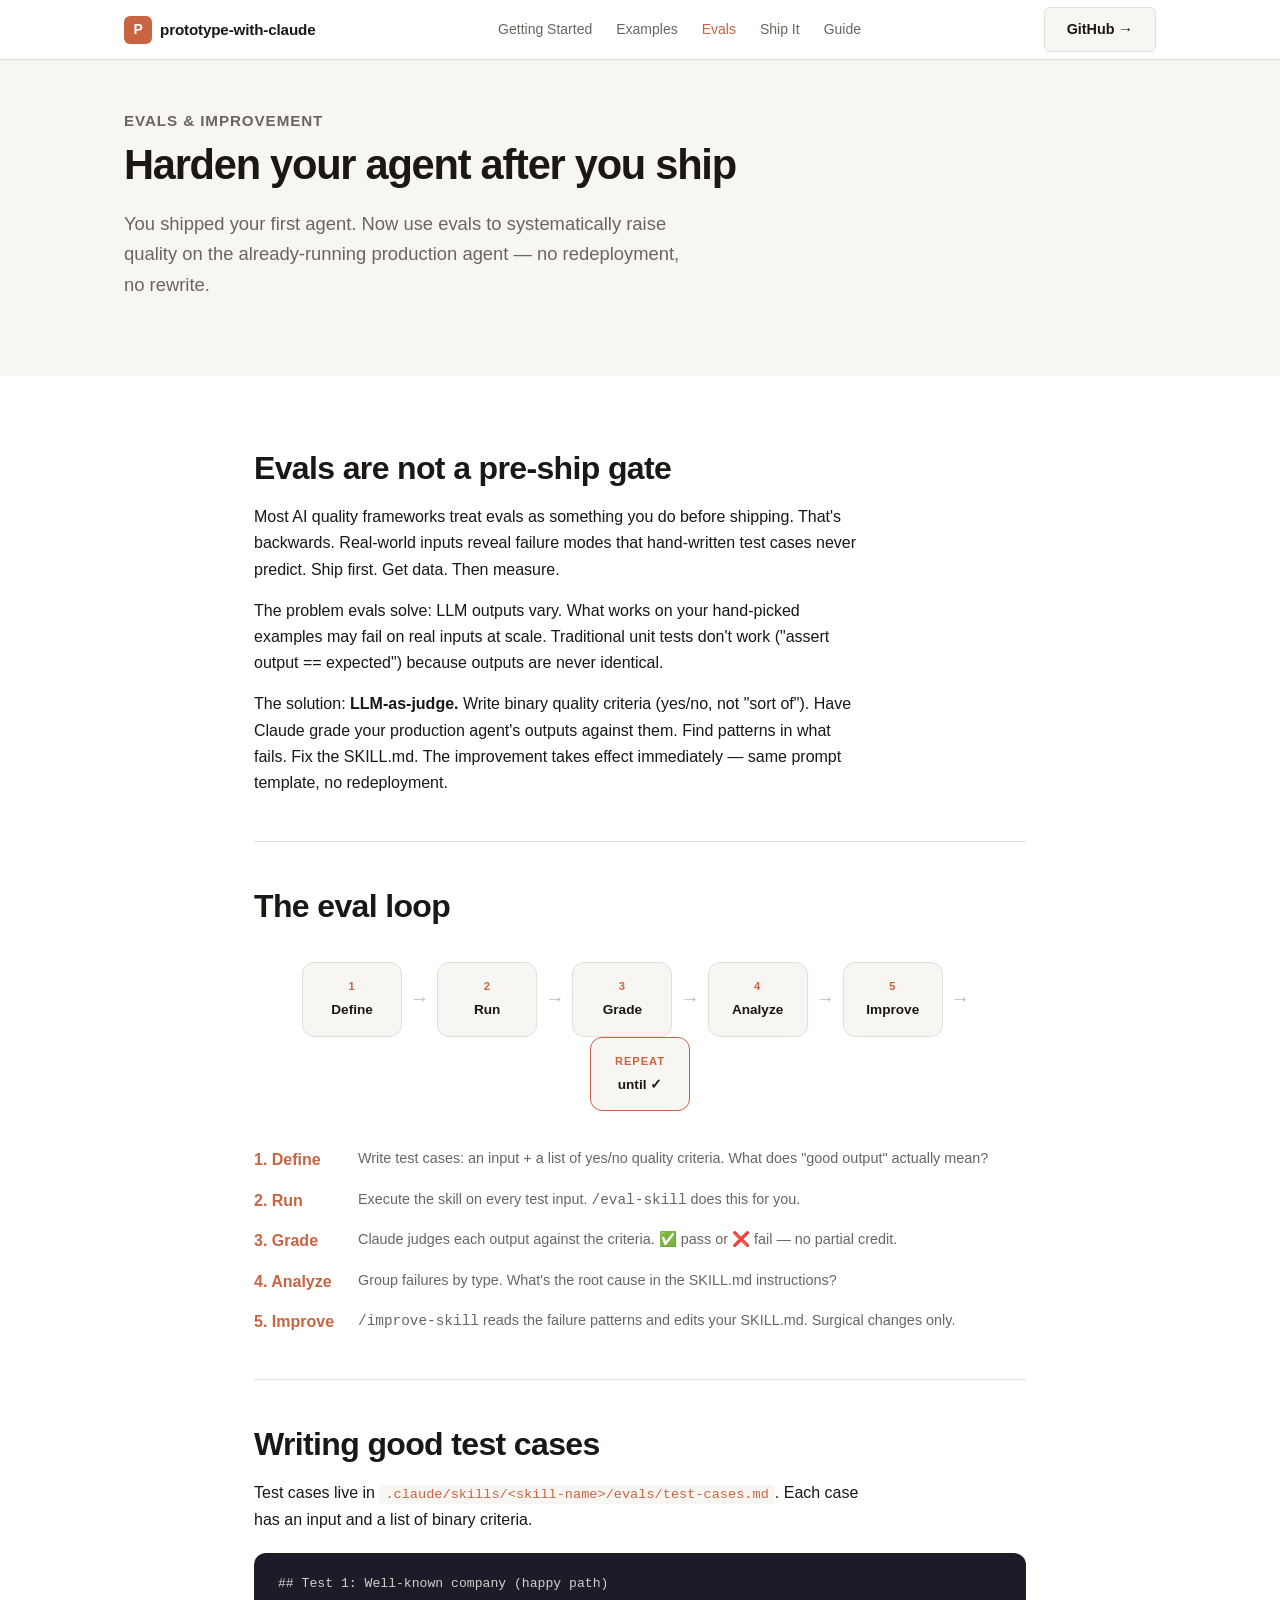
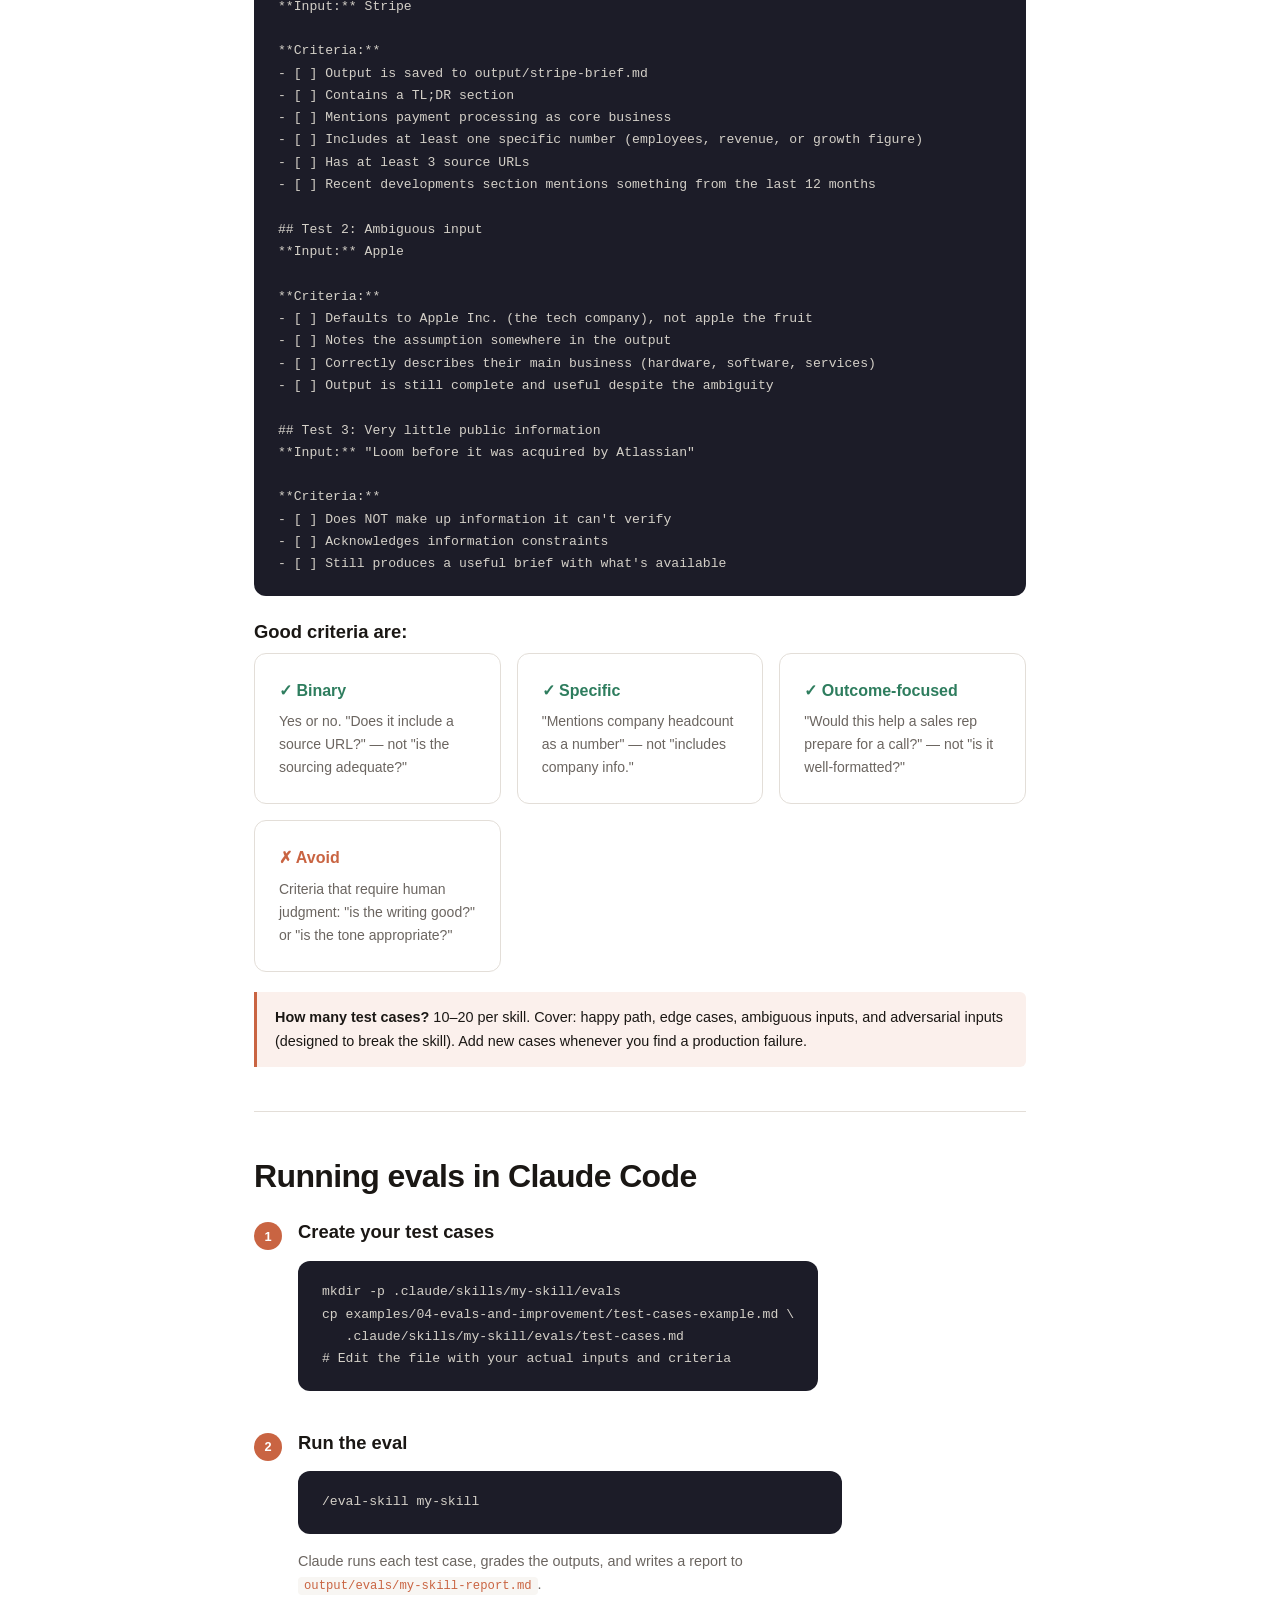
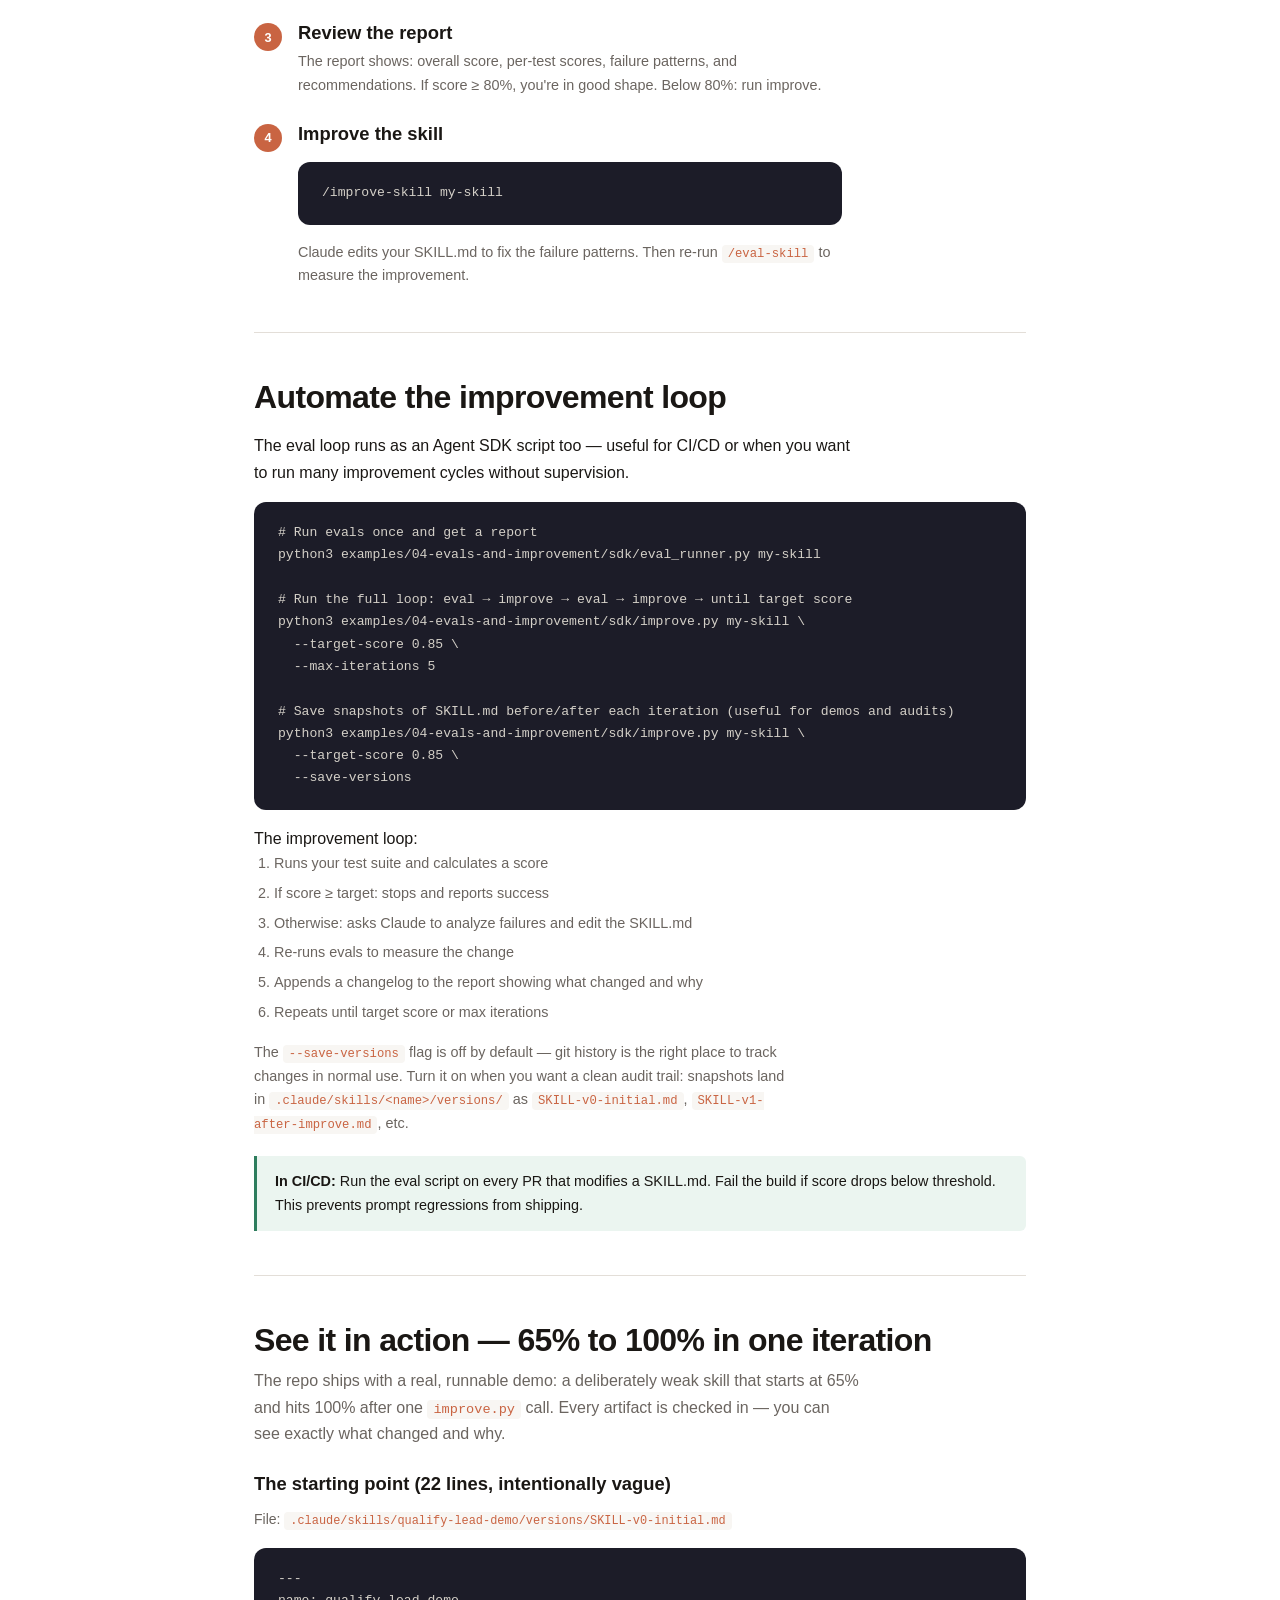
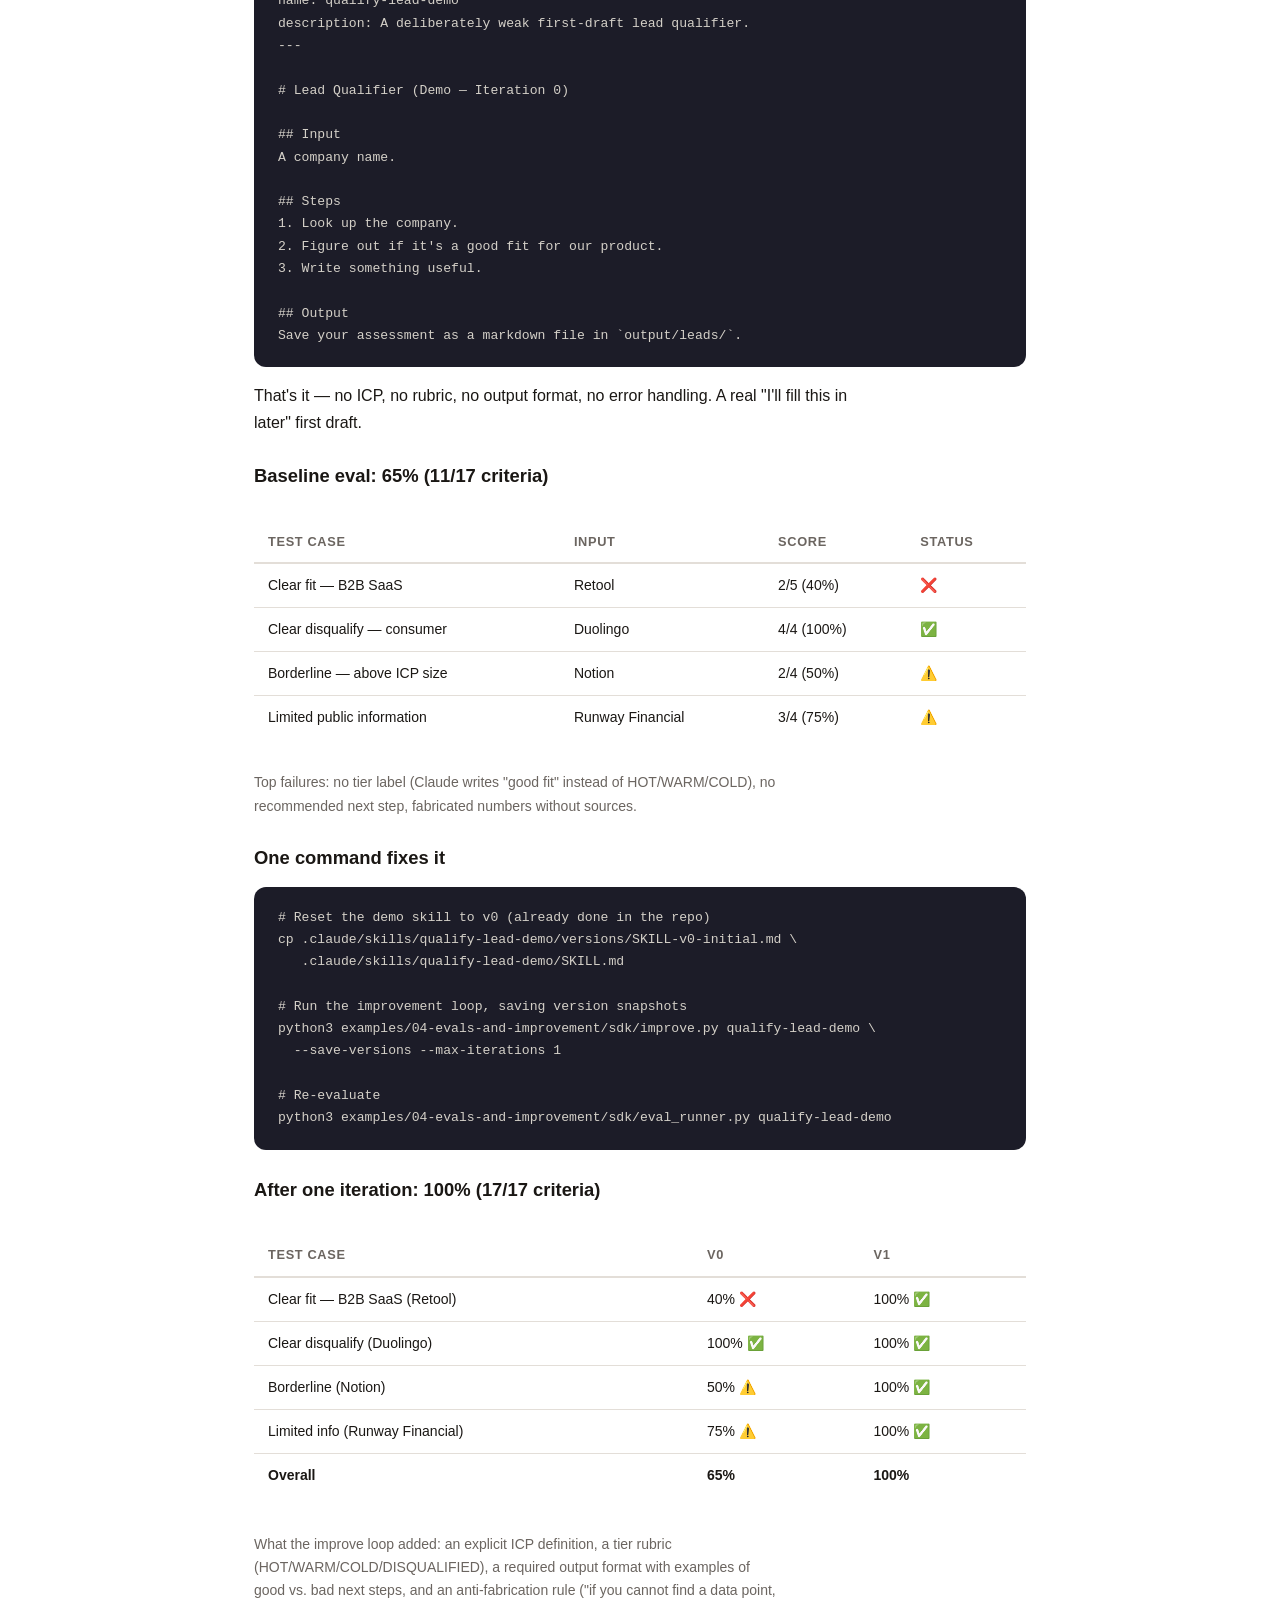
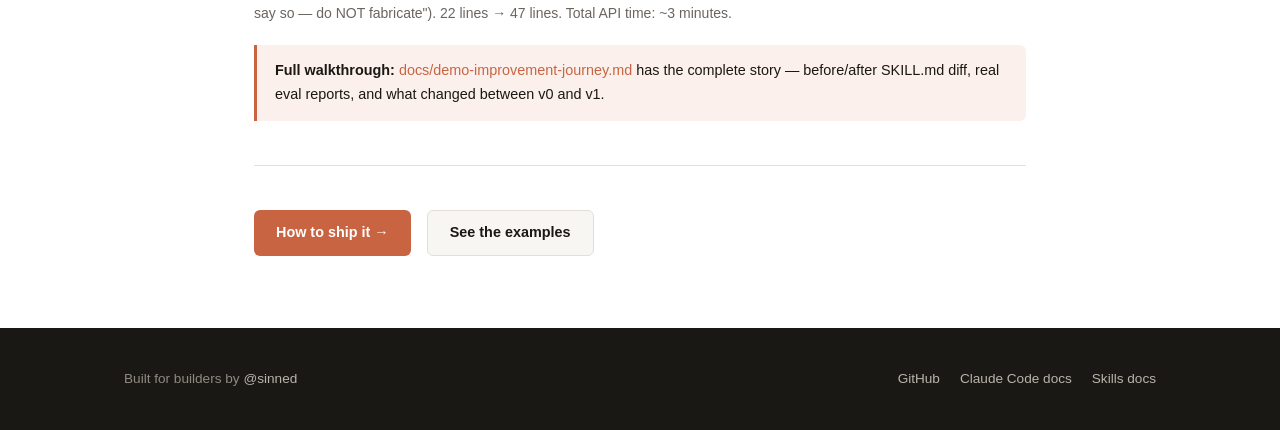
<file: docs/evals.html>
<!DOCTYPE html>
<html lang="en">
<head>
  <meta charset="UTF-8">
  <meta name="viewport" content="width=device-width, initial-scale=1.0">
  <title>Evals &amp; Improvement — prototype-with-claude</title>
  <meta name="description" content="How to measure skill quality with LLM-as-judge evals and automatically improve your SKILL.md until it hits your target score.">
  <link rel="stylesheet" href="styles.css">
</head>
<body>

<nav>
  <div class="nav-inner">
    <a href="index.html" class="nav-logo" style="text-decoration:none">
      <div class="nav-logo-icon">P</div>
      prototype-with-claude
    </a>
    <div class="nav-links">
      <a href="getting-started.html">Getting Started</a>
      <a href="examples.html">Examples</a>
      <a href="evals.html" class="active">Evals</a>
      <a href="sdk-migration.html">Ship It</a>
      <a href="blog-step-5.html">Guide</a>
    </div>
    <a href="https://github.com/sinned/prototype-with-claude" class="nav-gh btn btn-secondary" target="_blank">GitHub →</a>
  </div>
</nav>

<main>

  <section class="hero section-alt" style="padding:48px 0 40px;text-align:left">
    <div class="container">
      <h4>Evals &amp; Improvement</h4>
      <h1 style="font-size:clamp(1.8rem,4vw,2.6rem);margin-top:8px">Harden your agent after you ship</h1>
      <p class="hero-sub" style="text-align:left;margin-left:0;margin-top:12px">
        You shipped your first agent. Now use evals to systematically raise quality on the already-running production agent — no redeployment, no rewrite.
      </p>
    </div>
  </section>

  <section class="section">
    <div class="container" style="max-width:820px">

      <!-- The problem -->
      <h2 style="margin-bottom:16px">Evals are not a pre-ship gate</h2>
      <p>
        Most AI quality frameworks treat evals as something you do before shipping. That's backwards.
        Real-world inputs reveal failure modes that hand-written test cases never predict.
        Ship first. Get data. Then measure.
      </p>
      <p>
        The problem evals solve: LLM outputs vary. What works on your hand-picked examples may fail
        on real inputs at scale. Traditional unit tests don't work
        ("assert output == expected") because outputs are never identical.
      </p>
      <p>
        The solution: <strong>LLM-as-judge.</strong> Write binary quality criteria (yes/no, not "sort of").
        Have Claude grade your production agent's outputs against them. Find patterns in what fails.
        Fix the SKILL.md. The improvement takes effect immediately — same prompt template, no redeployment.
      </p>

      <hr style="border:none;border-top:1px solid var(--border);margin:44px 0">

      <!-- The loop -->
      <h2 style="margin-bottom:24px">The eval loop</h2>

      <div class="loop">
        <div class="loop-step">
          <div class="loop-step-num">1</div>
          <div class="loop-step-name">Define</div>
        </div>
        <div class="loop-arrow">→</div>
        <div class="loop-step">
          <div class="loop-step-num">2</div>
          <div class="loop-step-name">Run</div>
        </div>
        <div class="loop-arrow">→</div>
        <div class="loop-step">
          <div class="loop-step-num">3</div>
          <div class="loop-step-name">Grade</div>
        </div>
        <div class="loop-arrow">→</div>
        <div class="loop-step">
          <div class="loop-step-num">4</div>
          <div class="loop-step-name">Analyze</div>
        </div>
        <div class="loop-arrow">→</div>
        <div class="loop-step">
          <div class="loop-step-num">5</div>
          <div class="loop-step-name">Improve</div>
        </div>
        <div class="loop-arrow">→</div>
        <div class="loop-step" style="border-color:var(--accent)">
          <div class="loop-step-num">Repeat</div>
          <div class="loop-step-name">until ✓</div>
        </div>
      </div>

      <div style="display:grid;gap:14px;margin-top:8px">
        <div style="display:grid;grid-template-columns:90px 1fr;gap:14px;align-items:start">
          <strong style="color:var(--accent)">1. Define</strong>
          <span style="font-size:0.9rem;color:var(--text-muted)">Write test cases: an input + a list of yes/no quality criteria. What does "good output" actually mean?</span>
        </div>
        <div style="display:grid;grid-template-columns:90px 1fr;gap:14px;align-items:start">
          <strong style="color:var(--accent)">2. Run</strong>
          <span style="font-size:0.9rem;color:var(--text-muted)">Execute the skill on every test input. <code>/eval-skill</code> does this for you.</span>
        </div>
        <div style="display:grid;grid-template-columns:90px 1fr;gap:14px;align-items:start">
          <strong style="color:var(--accent)">3. Grade</strong>
          <span style="font-size:0.9rem;color:var(--text-muted)">Claude judges each output against the criteria. ✅ pass or ❌ fail — no partial credit.</span>
        </div>
        <div style="display:grid;grid-template-columns:90px 1fr;gap:14px;align-items:start">
          <strong style="color:var(--accent)">4. Analyze</strong>
          <span style="font-size:0.9rem;color:var(--text-muted)">Group failures by type. What's the root cause in the SKILL.md instructions?</span>
        </div>
        <div style="display:grid;grid-template-columns:90px 1fr;gap:14px;align-items:start">
          <strong style="color:var(--accent)">5. Improve</strong>
          <span style="font-size:0.9rem;color:var(--text-muted)"><code>/improve-skill</code> reads the failure patterns and edits your SKILL.md. Surgical changes only.</span>
        </div>
      </div>

      <hr style="border:none;border-top:1px solid var(--border);margin:44px 0">

      <!-- Writing test cases -->
      <h2 style="margin-bottom:16px">Writing good test cases</h2>
      <p>Test cases live in <code>.claude/skills/&lt;skill-name&gt;/evals/test-cases.md</code>. Each case has an input and a list of binary criteria.</p>

      <pre style="margin-top:20px"><code>## Test 1: Well-known company (happy path)
**Input:** Stripe

**Criteria:**
- [ ] Output is saved to output/stripe-brief.md
- [ ] Contains a TL;DR section
- [ ] Mentions payment processing as core business
- [ ] Includes at least one specific number (employees, revenue, or growth figure)
- [ ] Has at least 3 source URLs
- [ ] Recent developments section mentions something from the last 12 months

## Test 2: Ambiguous input
**Input:** Apple

**Criteria:**
- [ ] Defaults to Apple Inc. (the tech company), not apple the fruit
- [ ] Notes the assumption somewhere in the output
- [ ] Correctly describes their main business (hardware, software, services)
- [ ] Output is still complete and useful despite the ambiguity

## Test 3: Very little public information
**Input:** "Loom before it was acquired by Atlassian"

**Criteria:**
- [ ] Does NOT make up information it can't verify
- [ ] Acknowledges information constraints
- [ ] Still produces a useful brief with what's available</code></pre>

      <div style="margin-top:24px;display:grid;gap:16px">
        <div>
          <h3 style="margin-bottom:8px">Good criteria are:</h3>
          <div class="card-grid" style="margin-top:8px">
            <div class="card">
              <div class="card-title" style="color:var(--green)">✓ Binary</div>
              <div class="card-desc">Yes or no. "Does it include a source URL?" — not "is the sourcing adequate?"</div>
            </div>
            <div class="card">
              <div class="card-title" style="color:var(--green)">✓ Specific</div>
              <div class="card-desc">"Mentions company headcount as a number" — not "includes company info."</div>
            </div>
            <div class="card">
              <div class="card-title" style="color:var(--green)">✓ Outcome-focused</div>
              <div class="card-desc">"Would this help a sales rep prepare for a call?" — not "is it well-formatted?"</div>
            </div>
            <div class="card">
              <div class="card-title" style="color:var(--accent)">✗ Avoid</div>
              <div class="card-desc">Criteria that require human judgment: "is the writing good?" or "is the tone appropriate?"</div>
            </div>
          </div>
        </div>
      </div>

      <div class="callout" style="margin-top:20px">
        <p><strong>How many test cases?</strong> 10–20 per skill. Cover: happy path, edge cases, ambiguous inputs, and adversarial inputs (designed to break the skill). Add new cases whenever you find a production failure.</p>
      </div>

      <hr style="border:none;border-top:1px solid var(--border);margin:44px 0">

      <!-- Running evals in Claude Code -->
      <h2 style="margin-bottom:20px">Running evals in Claude Code</h2>
      <ol class="steps">
        <li>
          <div class="step-content">
            <h3>Create your test cases</h3>
            <pre><code>mkdir -p .claude/skills/my-skill/evals
cp examples/04-evals-and-improvement/test-cases-example.md \
   .claude/skills/my-skill/evals/test-cases.md
# Edit the file with your actual inputs and criteria</code></pre>
          </div>
        </li>
        <li>
          <div class="step-content">
            <h3>Run the eval</h3>
            <pre><code>/eval-skill my-skill</code></pre>
            <p>Claude runs each test case, grades the outputs, and writes a report to <code>output/evals/my-skill-report.md</code>.</p>
          </div>
        </li>
        <li>
          <div class="step-content">
            <h3>Review the report</h3>
            <p>The report shows: overall score, per-test scores, failure patterns, and recommendations. If score ≥ 80%, you're in good shape. Below 80%: run improve.</p>
          </div>
        </li>
        <li>
          <div class="step-content">
            <h3>Improve the skill</h3>
            <pre><code>/improve-skill my-skill</code></pre>
            <p>Claude edits your SKILL.md to fix the failure patterns. Then re-run <code>/eval-skill</code> to measure the improvement.</p>
          </div>
        </li>
      </ol>

      <hr style="border:none;border-top:1px solid var(--border);margin:44px 0">

      <!-- SDK automation -->
      <h2 style="margin-bottom:16px">Automate the improvement loop</h2>
      <p>
        The eval loop runs as an Agent SDK script too — useful for CI/CD or when you want to run many improvement cycles without supervision.
      </p>
      <pre style="margin-top:16px"><code># Run evals once and get a report
python3 examples/04-evals-and-improvement/sdk/eval_runner.py my-skill

# Run the full loop: eval → improve → eval → improve → until target score
python3 examples/04-evals-and-improvement/sdk/improve.py my-skill \
  --target-score 0.85 \
  --max-iterations 5

# Save snapshots of SKILL.md before/after each iteration (useful for demos and audits)
python3 examples/04-evals-and-improvement/sdk/improve.py my-skill \
  --target-score 0.85 \
  --save-versions</code></pre>

      <p style="margin-top:16px">The improvement loop:</p>
      <ol style="padding-left:20px;font-size:0.9rem;color:var(--text-muted)">
        <li style="margin-bottom:6px">Runs your test suite and calculates a score</li>
        <li style="margin-bottom:6px">If score ≥ target: stops and reports success</li>
        <li style="margin-bottom:6px">Otherwise: asks Claude to analyze failures and edit the SKILL.md</li>
        <li style="margin-bottom:6px">Re-runs evals to measure the change</li>
        <li style="margin-bottom:6px">Appends a changelog to the report showing what changed and why</li>
        <li>Repeats until target score or max iterations</li>
      </ol>

      <p style="margin-top:16px;font-size:0.9rem;color:var(--text-muted)">
        The <code>--save-versions</code> flag is off by default — git history is the right place to track changes in normal use.
        Turn it on when you want a clean audit trail: snapshots land in <code>.claude/skills/&lt;name&gt;/versions/</code>
        as <code>SKILL-v0-initial.md</code>, <code>SKILL-v1-after-improve.md</code>, etc.
      </p>

      <div class="callout green" style="margin-top:20px">
        <p><strong>In CI/CD:</strong> Run the eval script on every PR that modifies a SKILL.md. Fail the build if score drops below threshold. This prevents prompt regressions from shipping.</p>
      </div>

      <hr style="border:none;border-top:1px solid var(--border);margin:44px 0">

      <!-- Real improvement journey -->
      <h2 id="demo" style="margin-bottom:8px">See it in action — 65% to 100% in one iteration</h2>
      <p style="color:var(--text-muted);margin-bottom:24px">
        The repo ships with a real, runnable demo: a deliberately weak skill that starts at 65% and hits 100% after one <code>improve.py</code> call.
        Every artifact is checked in — you can see exactly what changed and why.
      </p>

      <h3 style="margin-bottom:12px">The starting point (22 lines, intentionally vague)</h3>
      <p style="font-size:0.875rem;color:var(--text-muted);margin-bottom:10px">File: <code>.claude/skills/qualify-lead-demo/versions/SKILL-v0-initial.md</code></p>
      <pre><code>---
name: qualify-lead-demo
description: A deliberately weak first-draft lead qualifier.
---

# Lead Qualifier (Demo — Iteration 0)

## Input
A company name.

## Steps
1. Look up the company.
2. Figure out if it's a good fit for our product.
3. Write something useful.

## Output
Save your assessment as a markdown file in `output/leads/`.</code></pre>

      <p style="margin-top:12px">That's it — no ICP, no rubric, no output format, no error handling. A real "I'll fill this in later" first draft.</p>

      <h3 style="margin-bottom:12px;margin-top:28px">Baseline eval: 65% (11/17 criteria)</h3>
      <div style="overflow-x:auto;margin-top:4px">
        <table>
          <thead><tr><th>Test case</th><th>Input</th><th>Score</th><th>Status</th></tr></thead>
          <tbody>
            <tr><td>Clear fit — B2B SaaS</td><td>Retool</td><td>2/5 (40%)</td><td>❌</td></tr>
            <tr><td>Clear disqualify — consumer</td><td>Duolingo</td><td>4/4 (100%)</td><td>✅</td></tr>
            <tr><td>Borderline — above ICP size</td><td>Notion</td><td>2/4 (50%)</td><td>⚠️</td></tr>
            <tr><td>Limited public information</td><td>Runway Financial</td><td>3/4 (75%)</td><td>⚠️</td></tr>
          </tbody>
        </table>
      </div>
      <p style="margin-top:12px;font-size:0.875rem;color:var(--text-muted)">
        Top failures: no tier label (Claude writes "good fit" instead of HOT/WARM/COLD), no recommended next step, fabricated numbers without sources.
      </p>

      <h3 style="margin-bottom:12px;margin-top:28px">One command fixes it</h3>
      <pre><code># Reset the demo skill to v0 (already done in the repo)
cp .claude/skills/qualify-lead-demo/versions/SKILL-v0-initial.md \
   .claude/skills/qualify-lead-demo/SKILL.md

# Run the improvement loop, saving version snapshots
python3 examples/04-evals-and-improvement/sdk/improve.py qualify-lead-demo \
  --save-versions --max-iterations 1

# Re-evaluate
python3 examples/04-evals-and-improvement/sdk/eval_runner.py qualify-lead-demo</code></pre>

      <h3 style="margin-bottom:12px;margin-top:28px">After one iteration: 100% (17/17 criteria)</h3>
      <div style="overflow-x:auto;margin-top:4px">
        <table>
          <thead><tr><th>Test case</th><th>v0</th><th>v1</th></tr></thead>
          <tbody>
            <tr><td>Clear fit — B2B SaaS (Retool)</td><td>40% ❌</td><td>100% ✅</td></tr>
            <tr><td>Clear disqualify (Duolingo)</td><td>100% ✅</td><td>100% ✅</td></tr>
            <tr><td>Borderline (Notion)</td><td>50% ⚠️</td><td>100% ✅</td></tr>
            <tr><td>Limited info (Runway Financial)</td><td>75% ⚠️</td><td>100% ✅</td></tr>
            <tr><td style="font-weight:600">Overall</td><td style="font-weight:600">65%</td><td style="font-weight:600">100%</td></tr>
          </tbody>
        </table>
      </div>

      <p style="margin-top:16px;font-size:0.875rem;color:var(--text-muted)">
        What the improve loop added: an explicit ICP definition, a tier rubric (HOT/WARM/COLD/DISQUALIFIED),
        a required output format with examples of good vs. bad next steps,
        and an anti-fabrication rule ("if you cannot find a data point, say so — do NOT fabricate").
        22 lines → 47 lines. Total API time: ~3 minutes.
      </p>

      <div class="callout" style="margin-top:20px">
        <p>
          <strong>Full walkthrough:</strong> <a href="https://github.com/sinned/prototype-with-claude/blob/main/docs/demo-improvement-journey.md" target="_blank">docs/demo-improvement-journey.md</a>
          has the complete story — before/after SKILL.md diff, real eval reports, and what changed between v0 and v1.
        </p>
      </div>

      <hr style="border:none;border-top:1px solid var(--border);margin:44px 0">

      <div style="display:flex;gap:16px;flex-wrap:wrap">
        <a href="sdk-migration.html" class="btn btn-primary">How to ship it →</a>
        <a href="examples.html" class="btn btn-secondary">See the examples</a>
      </div>
    </div>
  </section>

</main>

<footer>
  <div class="footer-inner">
    <span>Built for builders by <a href="https://github.com/sinned" target="_blank">@sinned</a></span>
    <div style="display:flex;gap:20px">
      <a href="https://github.com/sinned/prototype-with-claude" target="_blank">GitHub</a>
      <a href="https://code.claude.com/docs" target="_blank">Claude Code docs</a>
      <a href="https://platform.claude.com/docs/en/agents-and-tools/agent-skills/overview" target="_blank">Skills docs</a>
    </div>
  </div>
</footer>

</body>
</html>
</file>
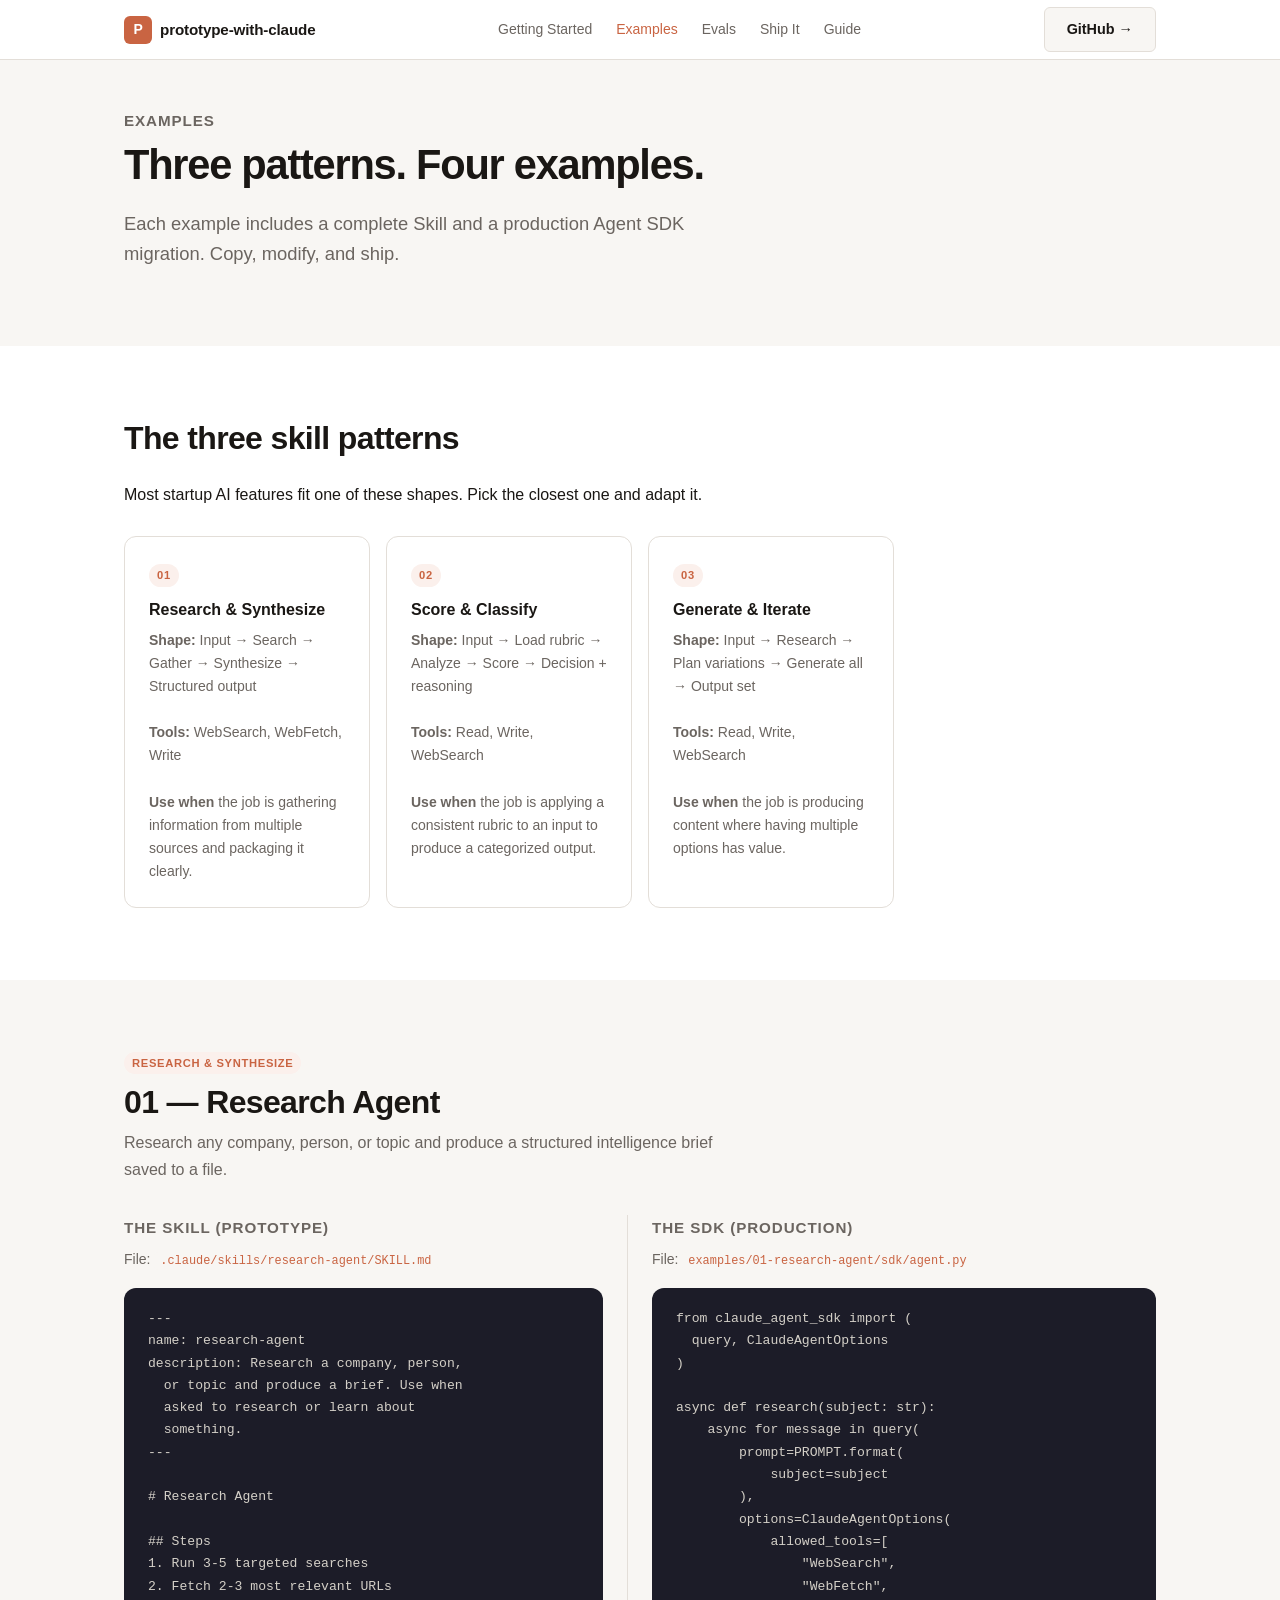
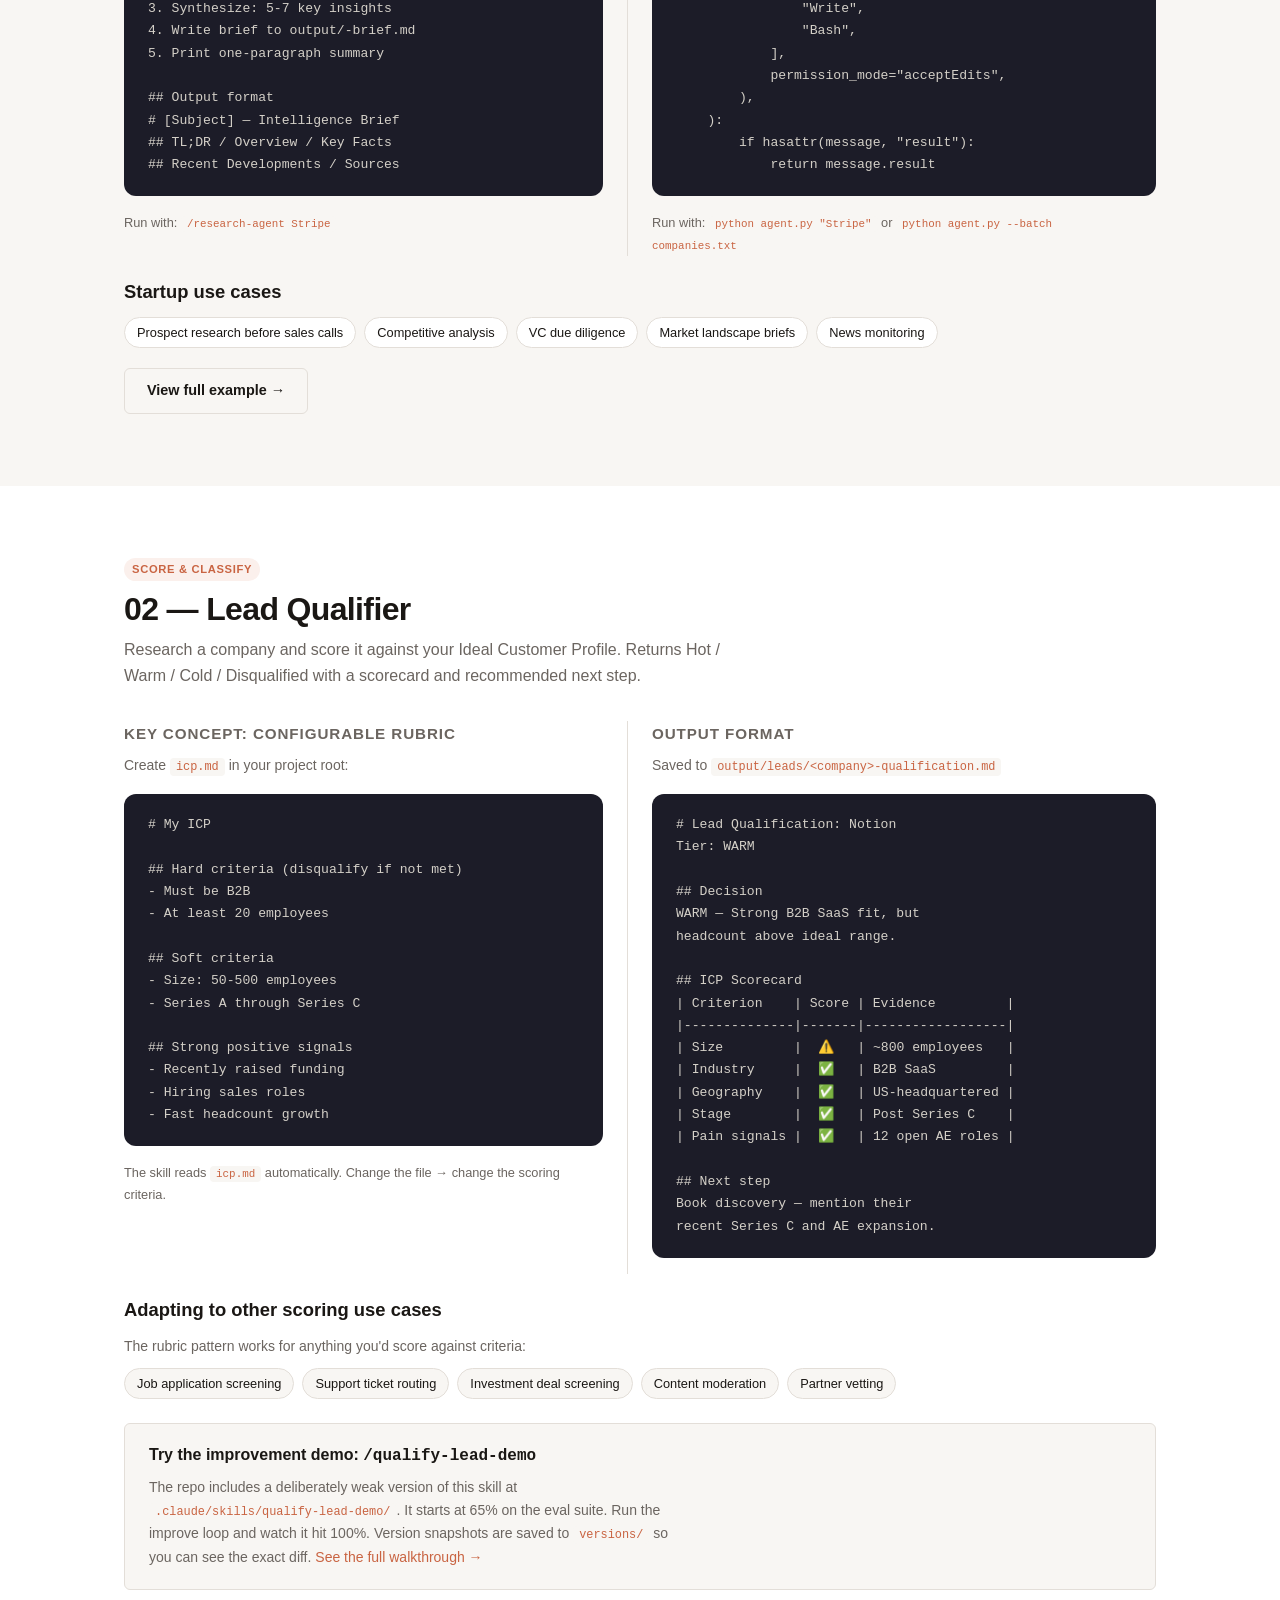
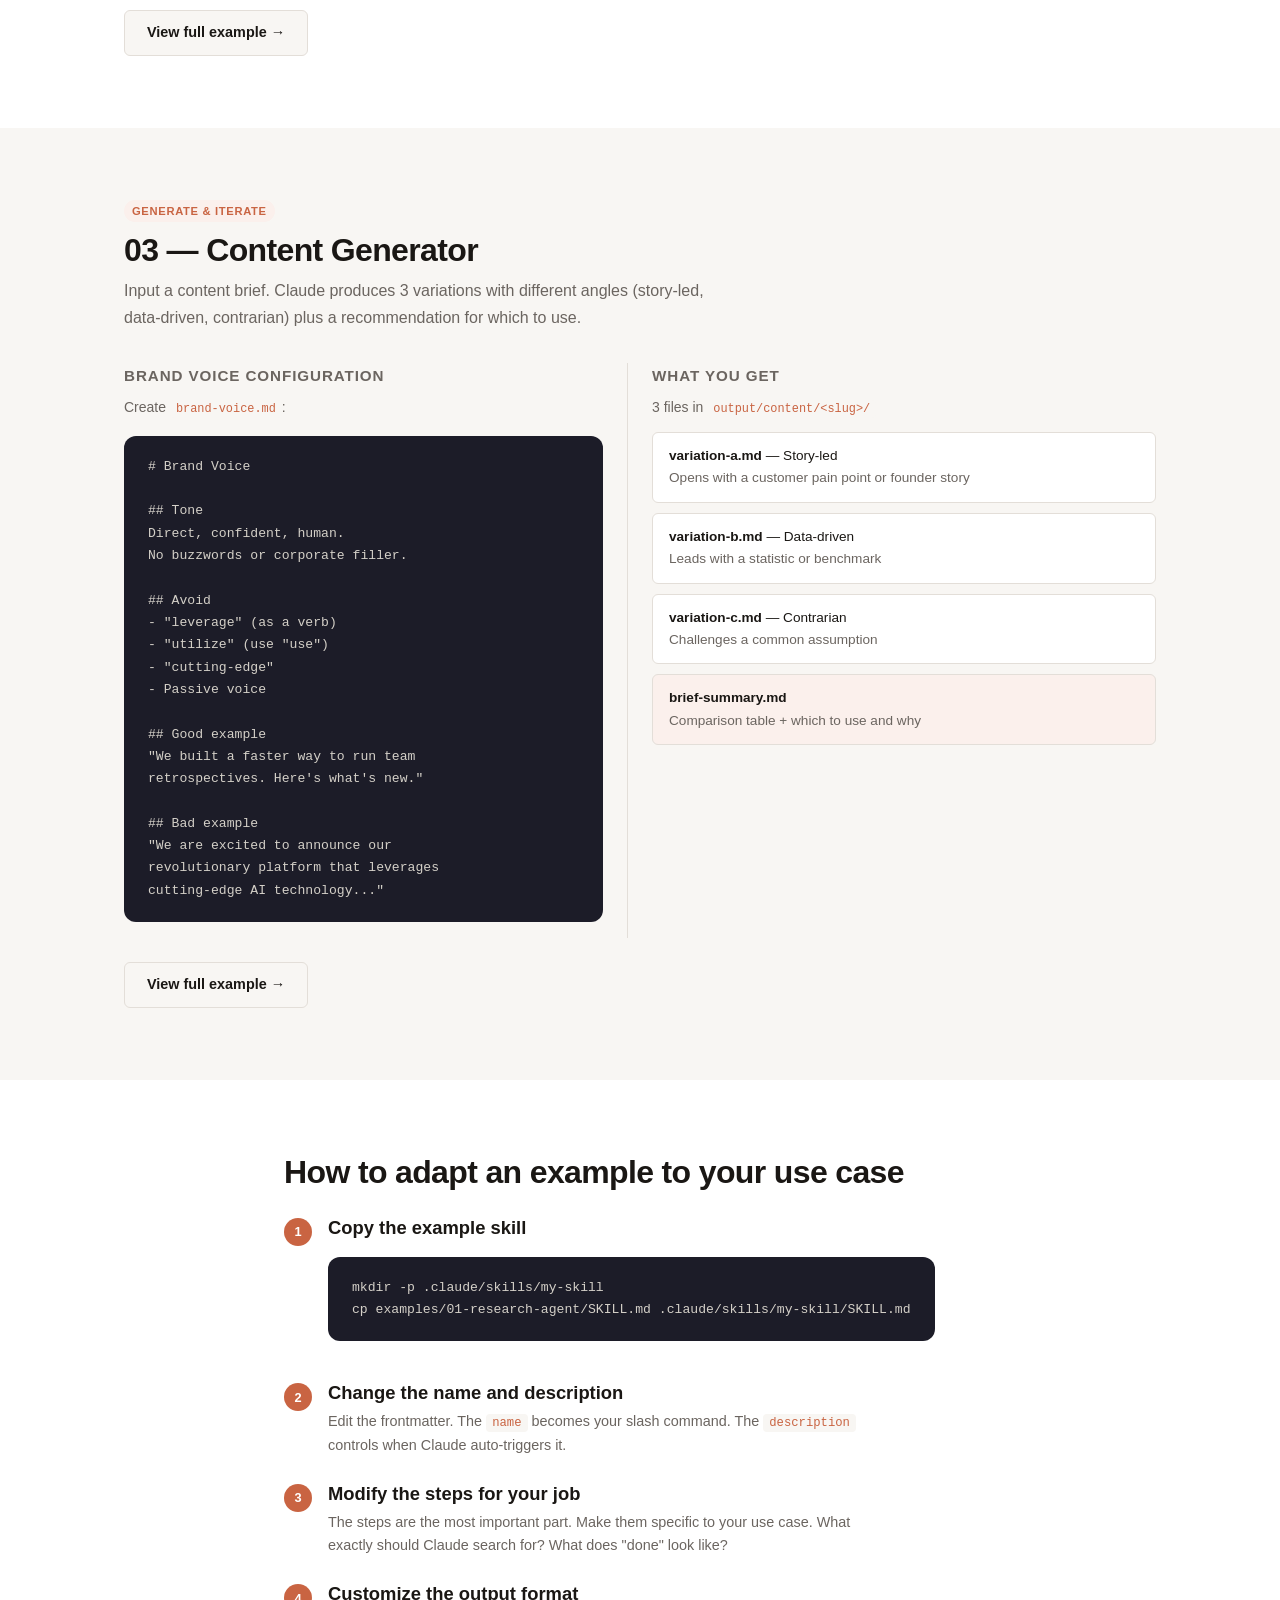
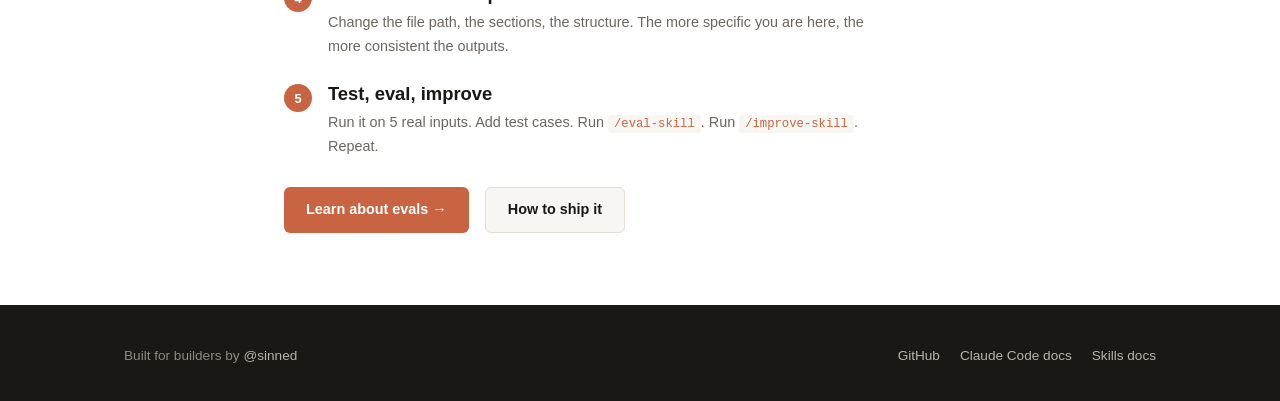
<file: docs/examples.html>
<!DOCTYPE html>
<html lang="en">
<head>
  <meta charset="UTF-8">
  <meta name="viewport" content="width=device-width, initial-scale=1.0">
  <title>Examples — prototype-with-claude</title>
  <meta name="description" content="Three fully worked examples — Research Agent, Lead Qualifier, Content Generator — each with a Skill and Agent SDK migration.">
  <link rel="stylesheet" href="styles.css">
</head>
<body>

<nav>
  <div class="nav-inner">
    <a href="index.html" class="nav-logo" style="text-decoration:none">
      <div class="nav-logo-icon">P</div>
      prototype-with-claude
    </a>
    <div class="nav-links">
      <a href="getting-started.html">Getting Started</a>
      <a href="examples.html" class="active">Examples</a>
      <a href="evals.html">Evals</a>
      <a href="sdk-migration.html">Ship It</a>
      <a href="blog-step-5.html">Guide</a>
    </div>
    <a href="https://github.com/sinned/prototype-with-claude" class="nav-gh btn btn-secondary" target="_blank">GitHub →</a>
  </div>
</nav>

<main>

  <section class="hero section-alt" style="padding:48px 0 40px;text-align:left">
    <div class="container">
      <h4>Examples</h4>
      <h1 style="font-size:clamp(1.8rem,4vw,2.6rem);margin-top:8px">Three patterns. Four examples.</h1>
      <p class="hero-sub" style="text-align:left;margin-left:0;margin-top:12px">
        Each example includes a complete Skill and a production Agent SDK migration. Copy, modify, and ship.
      </p>
    </div>
  </section>

  <!-- Pattern overview -->
  <section class="section">
    <div class="container">
      <h2 style="margin-bottom:24px">The three skill patterns</h2>
      <p>Most startup AI features fit one of these shapes. Pick the closest one and adapt it.</p>
      <div class="card-grid" style="margin-top:28px">
        <div class="card">
          <div class="card-tag">01</div>
          <div class="card-title">Research &amp; Synthesize</div>
          <div class="card-desc">
            <strong>Shape:</strong> Input → Search → Gather → Synthesize → Structured output<br><br>
            <strong>Tools:</strong> WebSearch, WebFetch, Write<br><br>
            <strong>Use when</strong> the job is gathering information from multiple sources and packaging it clearly.
          </div>
        </div>
        <div class="card">
          <div class="card-tag">02</div>
          <div class="card-title">Score &amp; Classify</div>
          <div class="card-desc">
            <strong>Shape:</strong> Input → Load rubric → Analyze → Score → Decision + reasoning<br><br>
            <strong>Tools:</strong> Read, Write, WebSearch<br><br>
            <strong>Use when</strong> the job is applying a consistent rubric to an input to produce a categorized output.
          </div>
        </div>
        <div class="card">
          <div class="card-tag">03</div>
          <div class="card-title">Generate &amp; Iterate</div>
          <div class="card-desc">
            <strong>Shape:</strong> Input → Research → Plan variations → Generate all → Output set<br><br>
            <strong>Tools:</strong> Read, Write, WebSearch<br><br>
            <strong>Use when</strong> the job is producing content where having multiple options has value.
          </div>
        </div>
      </div>
    </div>
  </section>

  <!-- Example 1 -->
  <section class="section section-alt" id="research">
    <div class="container">
      <div style="display:flex;align-items:center;gap:12px;margin-bottom:8px">
        <div class="card-tag" style="margin:0">Research &amp; Synthesize</div>
      </div>
      <h2 style="margin-bottom:8px">01 — Research Agent</h2>
      <p style="color:var(--text-muted);margin-bottom:32px">
        Research any company, person, or topic and produce a structured intelligence brief saved to a file.
      </p>

      <div class="compare">
        <div class="compare-col left">
          <h4>The Skill (prototype)</h4>
          <p style="font-size:0.875rem;color:var(--text-muted);margin:8px 0 12px">File: <code>.claude/skills/research-agent/SKILL.md</code></p>
          <pre><code>---
name: research-agent
description: Research a company, person,
  or topic and produce a brief. Use when
  asked to research or learn about
  something.
---

# Research Agent

## Steps
1. Run 3-5 targeted searches
2. Fetch 2-3 most relevant URLs
3. Synthesize: 5-7 key insights
4. Write brief to output/<subject>-brief.md
5. Print one-paragraph summary

## Output format
# [Subject] — Intelligence Brief
## TL;DR / Overview / Key Facts
## Recent Developments / Sources</code></pre>
          <p style="font-size:0.8rem;color:var(--text-muted);margin-top:10px">Run with: <code>/research-agent Stripe</code></p>
        </div>
        <div class="compare-col">
          <h4>The SDK (production)</h4>
          <p style="font-size:0.875rem;color:var(--text-muted);margin:8px 0 12px">File: <code>examples/01-research-agent/sdk/agent.py</code></p>
          <pre><code>from claude_agent_sdk import (
  query, ClaudeAgentOptions
)

async def research(subject: str):
    async for message in query(
        prompt=PROMPT.format(
            subject=subject
        ),
        options=ClaudeAgentOptions(
            allowed_tools=[
                "WebSearch",
                "WebFetch",
                "Write",
                "Bash",
            ],
            permission_mode="acceptEdits",
        ),
    ):
        if hasattr(message, "result"):
            return message.result</code></pre>
          <p style="font-size:0.8rem;color:var(--text-muted);margin-top:10px">Run with: <code>python agent.py "Stripe"</code> or <code>python agent.py --batch companies.txt</code></p>
        </div>
      </div>

      <div style="margin-top:24px">
        <h3 style="margin-bottom:12px">Startup use cases</h3>
        <div style="display:flex;flex-wrap:wrap;gap:8px">
          <span style="background:var(--bg);border:1px solid var(--border);padding:4px 12px;border-radius:100px;font-size:0.8rem">Prospect research before sales calls</span>
          <span style="background:var(--bg);border:1px solid var(--border);padding:4px 12px;border-radius:100px;font-size:0.8rem">Competitive analysis</span>
          <span style="background:var(--bg);border:1px solid var(--border);padding:4px 12px;border-radius:100px;font-size:0.8rem">VC due diligence</span>
          <span style="background:var(--bg);border:1px solid var(--border);padding:4px 12px;border-radius:100px;font-size:0.8rem">Market landscape briefs</span>
          <span style="background:var(--bg);border:1px solid var(--border);padding:4px 12px;border-radius:100px;font-size:0.8rem">News monitoring</span>
        </div>
      </div>
      <div style="margin-top:20px">
        <a href="https://github.com/sinned/prototype-with-claude/tree/main/examples/01-research-agent" class="btn btn-secondary" target="_blank">View full example →</a>
      </div>
    </div>
  </section>

  <!-- Example 2 -->
  <section class="section" id="qualifier">
    <div class="container">
      <div style="display:flex;align-items:center;gap:12px;margin-bottom:8px">
        <div class="card-tag" style="margin:0">Score &amp; Classify</div>
      </div>
      <h2 style="margin-bottom:8px">02 — Lead Qualifier</h2>
      <p style="color:var(--text-muted);margin-bottom:32px">
        Research a company and score it against your Ideal Customer Profile. Returns Hot / Warm / Cold / Disqualified with a scorecard and recommended next step.
      </p>

      <div class="compare">
        <div class="compare-col left">
          <h4>Key concept: configurable rubric</h4>
          <p style="font-size:0.875rem;color:var(--text-muted);margin:8px 0 12px">Create <code>icp.md</code> in your project root:</p>
          <pre><code># My ICP

## Hard criteria (disqualify if not met)
- Must be B2B
- At least 20 employees

## Soft criteria
- Size: 50-500 employees
- Series A through Series C

## Strong positive signals
- Recently raised funding
- Hiring sales roles
- Fast headcount growth</code></pre>
          <p style="font-size:0.8rem;color:var(--text-muted);margin-top:10px">The skill reads <code>icp.md</code> automatically. Change the file → change the scoring criteria.</p>
        </div>
        <div class="compare-col">
          <h4>Output format</h4>
          <p style="font-size:0.875rem;color:var(--text-muted);margin:8px 0 12px">Saved to <code>output/leads/&lt;company&gt;-qualification.md</code></p>
          <pre><code># Lead Qualification: Notion
Tier: WARM

## Decision
WARM — Strong B2B SaaS fit, but
headcount above ideal range.

## ICP Scorecard
| Criterion    | Score | Evidence         |
|--------------|-------|------------------|
| Size         |  ⚠️   | ~800 employees   |
| Industry     |  ✅   | B2B SaaS         |
| Geography    |  ✅   | US-headquartered |
| Stage        |  ✅   | Post Series C    |
| Pain signals |  ✅   | 12 open AE roles |

## Next step
Book discovery — mention their
recent Series C and AE expansion.</code></pre>
        </div>
      </div>

      <div style="margin-top:24px">
        <h3 style="margin-bottom:12px">Adapting to other scoring use cases</h3>
        <p style="font-size:0.875rem;color:var(--text-muted)">The rubric pattern works for anything you'd score against criteria:</p>
        <div style="display:flex;flex-wrap:wrap;gap:8px;margin-top:10px">
          <span style="background:var(--bg-alt);border:1px solid var(--border);padding:4px 12px;border-radius:100px;font-size:0.8rem">Job application screening</span>
          <span style="background:var(--bg-alt);border:1px solid var(--border);padding:4px 12px;border-radius:100px;font-size:0.8rem">Support ticket routing</span>
          <span style="background:var(--bg-alt);border:1px solid var(--border);padding:4px 12px;border-radius:100px;font-size:0.8rem">Investment deal screening</span>
          <span style="background:var(--bg-alt);border:1px solid var(--border);padding:4px 12px;border-radius:100px;font-size:0.8rem">Content moderation</span>
          <span style="background:var(--bg-alt);border:1px solid var(--border);padding:4px 12px;border-radius:100px;font-size:0.8rem">Partner vetting</span>
        </div>
      </div>

      <div style="margin-top:24px;background:var(--bg-alt);border:1px solid var(--border);border-radius:var(--radius);padding:20px 24px">
        <h3 style="margin-bottom:8px;font-size:1rem">Try the improvement demo: <code>/qualify-lead-demo</code></h3>
        <p style="font-size:0.875rem;color:var(--text-muted);margin-bottom:0">
          The repo includes a deliberately weak version of this skill at <code>.claude/skills/qualify-lead-demo/</code>.
          It starts at 65% on the eval suite. Run the improve loop and watch it hit 100%.
          Version snapshots are saved to <code>versions/</code> so you can see the exact diff.
          <a href="evals.html#demo">See the full walkthrough →</a>
        </p>
      </div>

      <div style="margin-top:20px">
        <a href="https://github.com/sinned/prototype-with-claude/tree/main/examples/02-lead-qualifier" class="btn btn-secondary" target="_blank">View full example →</a>
      </div>
    </div>
  </section>

  <!-- Example 3 -->
  <section class="section section-alt" id="content">
    <div class="container">
      <div style="display:flex;align-items:center;gap:12px;margin-bottom:8px">
        <div class="card-tag" style="margin:0">Generate &amp; Iterate</div>
      </div>
      <h2 style="margin-bottom:8px">03 — Content Generator</h2>
      <p style="color:var(--text-muted);margin-bottom:32px">
        Input a content brief. Claude produces 3 variations with different angles (story-led, data-driven, contrarian) plus a recommendation for which to use.
      </p>

      <div class="compare">
        <div class="compare-col left">
          <h4>Brand voice configuration</h4>
          <p style="font-size:0.875rem;color:var(--text-muted);margin:8px 0 12px">Create <code>brand-voice.md</code>:</p>
          <pre><code># Brand Voice

## Tone
Direct, confident, human.
No buzzwords or corporate filler.

## Avoid
- "leverage" (as a verb)
- "utilize" (use "use")
- "cutting-edge"
- Passive voice

## Good example
"We built a faster way to run team
retrospectives. Here's what's new."

## Bad example
"We are excited to announce our
revolutionary platform that leverages
cutting-edge AI technology..."</code></pre>
        </div>
        <div class="compare-col">
          <h4>What you get</h4>
          <p style="font-size:0.875rem;color:var(--text-muted);margin:8px 0 12px">3 files in <code>output/content/&lt;slug&gt;/</code></p>
          <div style="display:grid;gap:10px">
            <div style="background:var(--bg);border:1px solid var(--border);border-radius:var(--radius);padding:12px 16px;font-size:0.85rem">
              <strong>variation-a.md</strong> — Story-led<br>
              <span style="color:var(--text-muted)">Opens with a customer pain point or founder story</span>
            </div>
            <div style="background:var(--bg);border:1px solid var(--border);border-radius:var(--radius);padding:12px 16px;font-size:0.85rem">
              <strong>variation-b.md</strong> — Data-driven<br>
              <span style="color:var(--text-muted)">Leads with a statistic or benchmark</span>
            </div>
            <div style="background:var(--bg);border:1px solid var(--border);border-radius:var(--radius);padding:12px 16px;font-size:0.85rem">
              <strong>variation-c.md</strong> — Contrarian<br>
              <span style="color:var(--text-muted)">Challenges a common assumption</span>
            </div>
            <div style="background:var(--accent-bg);border:1px solid var(--border);border-radius:var(--radius);padding:12px 16px;font-size:0.85rem">
              <strong>brief-summary.md</strong><br>
              <span style="color:var(--text-muted)">Comparison table + which to use and why</span>
            </div>
          </div>
        </div>
      </div>

      <div style="margin-top:20px">
        <a href="https://github.com/sinned/prototype-with-claude/tree/main/examples/03-content-generator" class="btn btn-secondary" target="_blank">View full example →</a>
      </div>
    </div>
  </section>

  <!-- How to adapt -->
  <section class="section">
    <div class="container" style="max-width:760px">
      <h2 style="margin-bottom:20px">How to adapt an example to your use case</h2>
      <ol class="steps">
        <li>
          <div class="step-content">
            <h3>Copy the example skill</h3>
            <pre><code>mkdir -p .claude/skills/my-skill
cp examples/01-research-agent/SKILL.md .claude/skills/my-skill/SKILL.md</code></pre>
          </div>
        </li>
        <li>
          <div class="step-content">
            <h3>Change the name and description</h3>
            <p>Edit the frontmatter. The <code>name</code> becomes your slash command. The <code>description</code> controls when Claude auto-triggers it.</p>
          </div>
        </li>
        <li>
          <div class="step-content">
            <h3>Modify the steps for your job</h3>
            <p>The steps are the most important part. Make them specific to your use case. What exactly should Claude search for? What does "done" look like?</p>
          </div>
        </li>
        <li>
          <div class="step-content">
            <h3>Customize the output format</h3>
            <p>Change the file path, the sections, the structure. The more specific you are here, the more consistent the outputs.</p>
          </div>
        </li>
        <li>
          <div class="step-content">
            <h3>Test, eval, improve</h3>
            <p>Run it on 5 real inputs. Add test cases. Run <code>/eval-skill</code>. Run <code>/improve-skill</code>. Repeat.</p>
          </div>
        </li>
      </ol>

      <div style="margin-top:28px;display:flex;gap:16px;flex-wrap:wrap">
        <a href="evals.html" class="btn btn-primary">Learn about evals →</a>
        <a href="sdk-migration.html" class="btn btn-secondary">How to ship it</a>
      </div>
    </div>
  </section>

</main>

<footer>
  <div class="footer-inner">
    <span>Built for builders by <a href="https://github.com/sinned" target="_blank">@sinned</a></span>
    <div style="display:flex;gap:20px">
      <a href="https://github.com/sinned/prototype-with-claude" target="_blank">GitHub</a>
      <a href="https://code.claude.com/docs" target="_blank">Claude Code docs</a>
      <a href="https://platform.claude.com/docs/en/agents-and-tools/agent-skills/overview" target="_blank">Skills docs</a>
    </div>
  </div>
</footer>

</body>
</html>
</file>
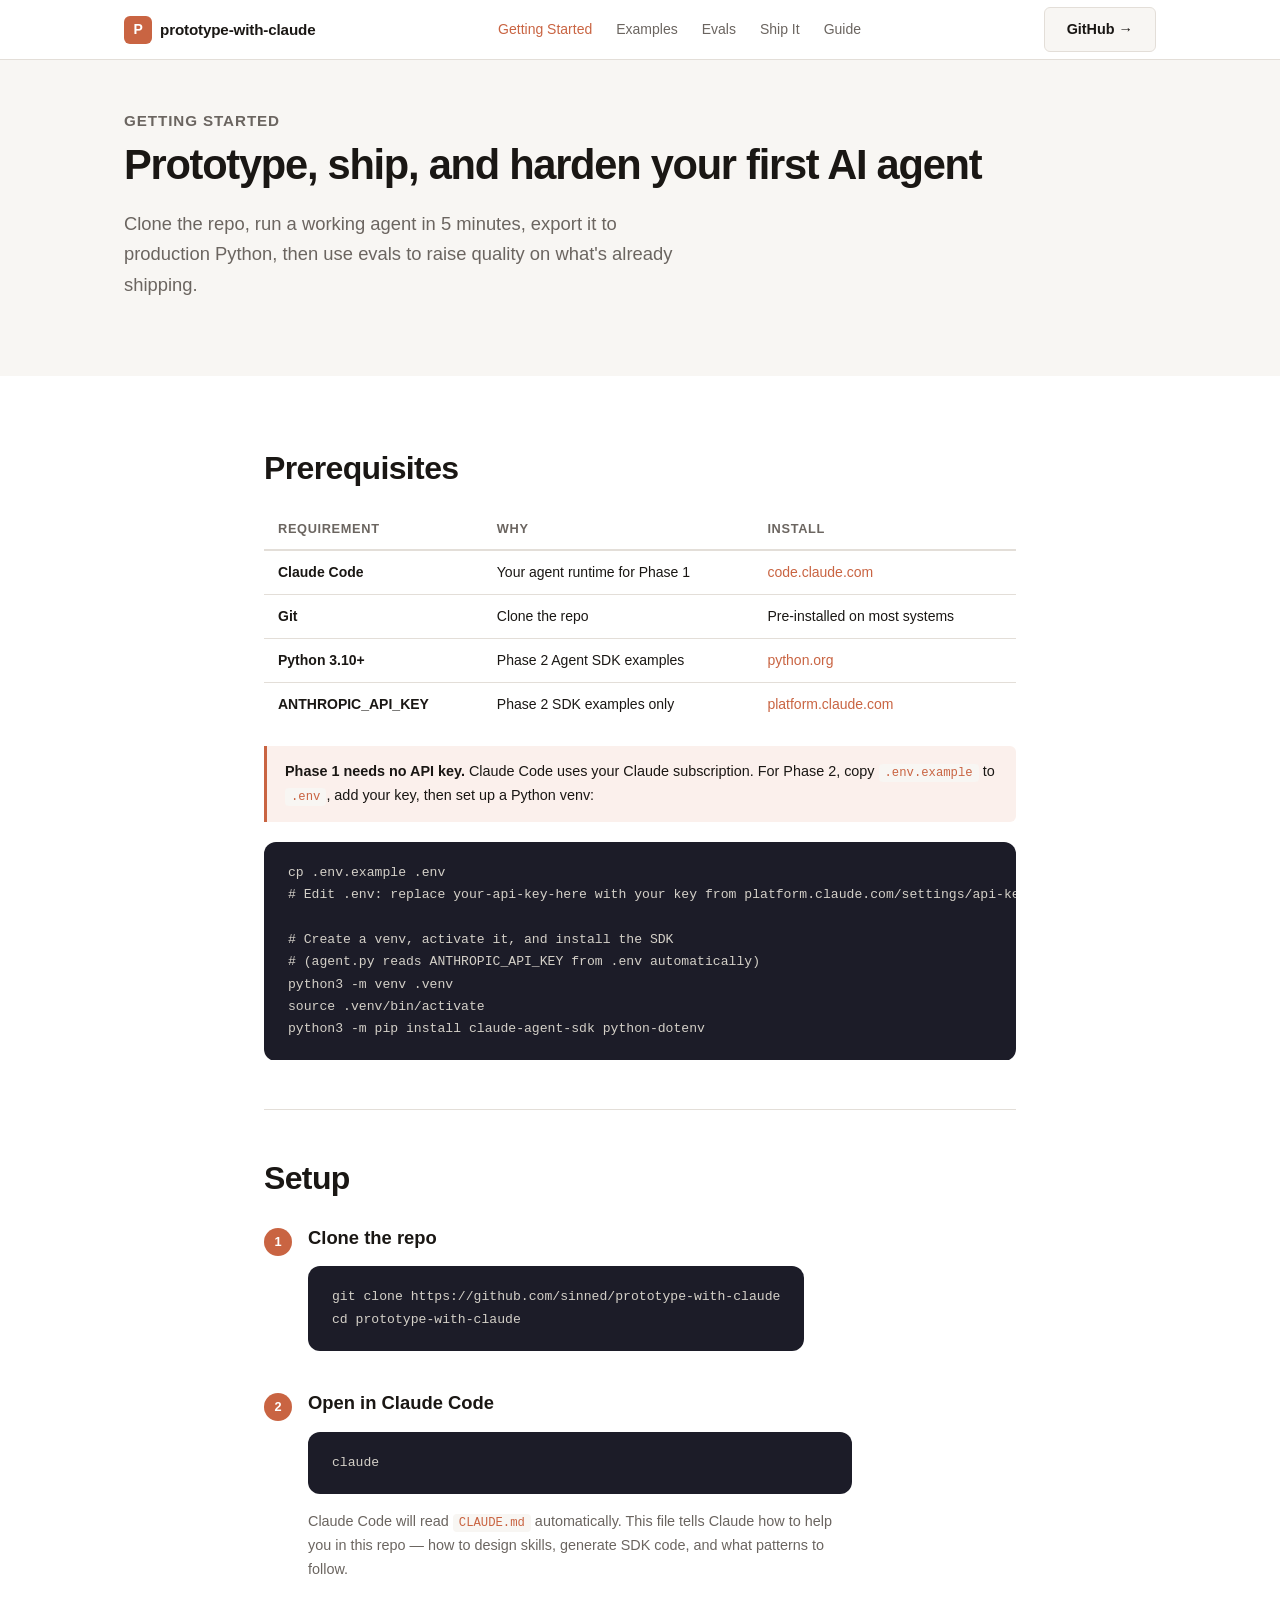
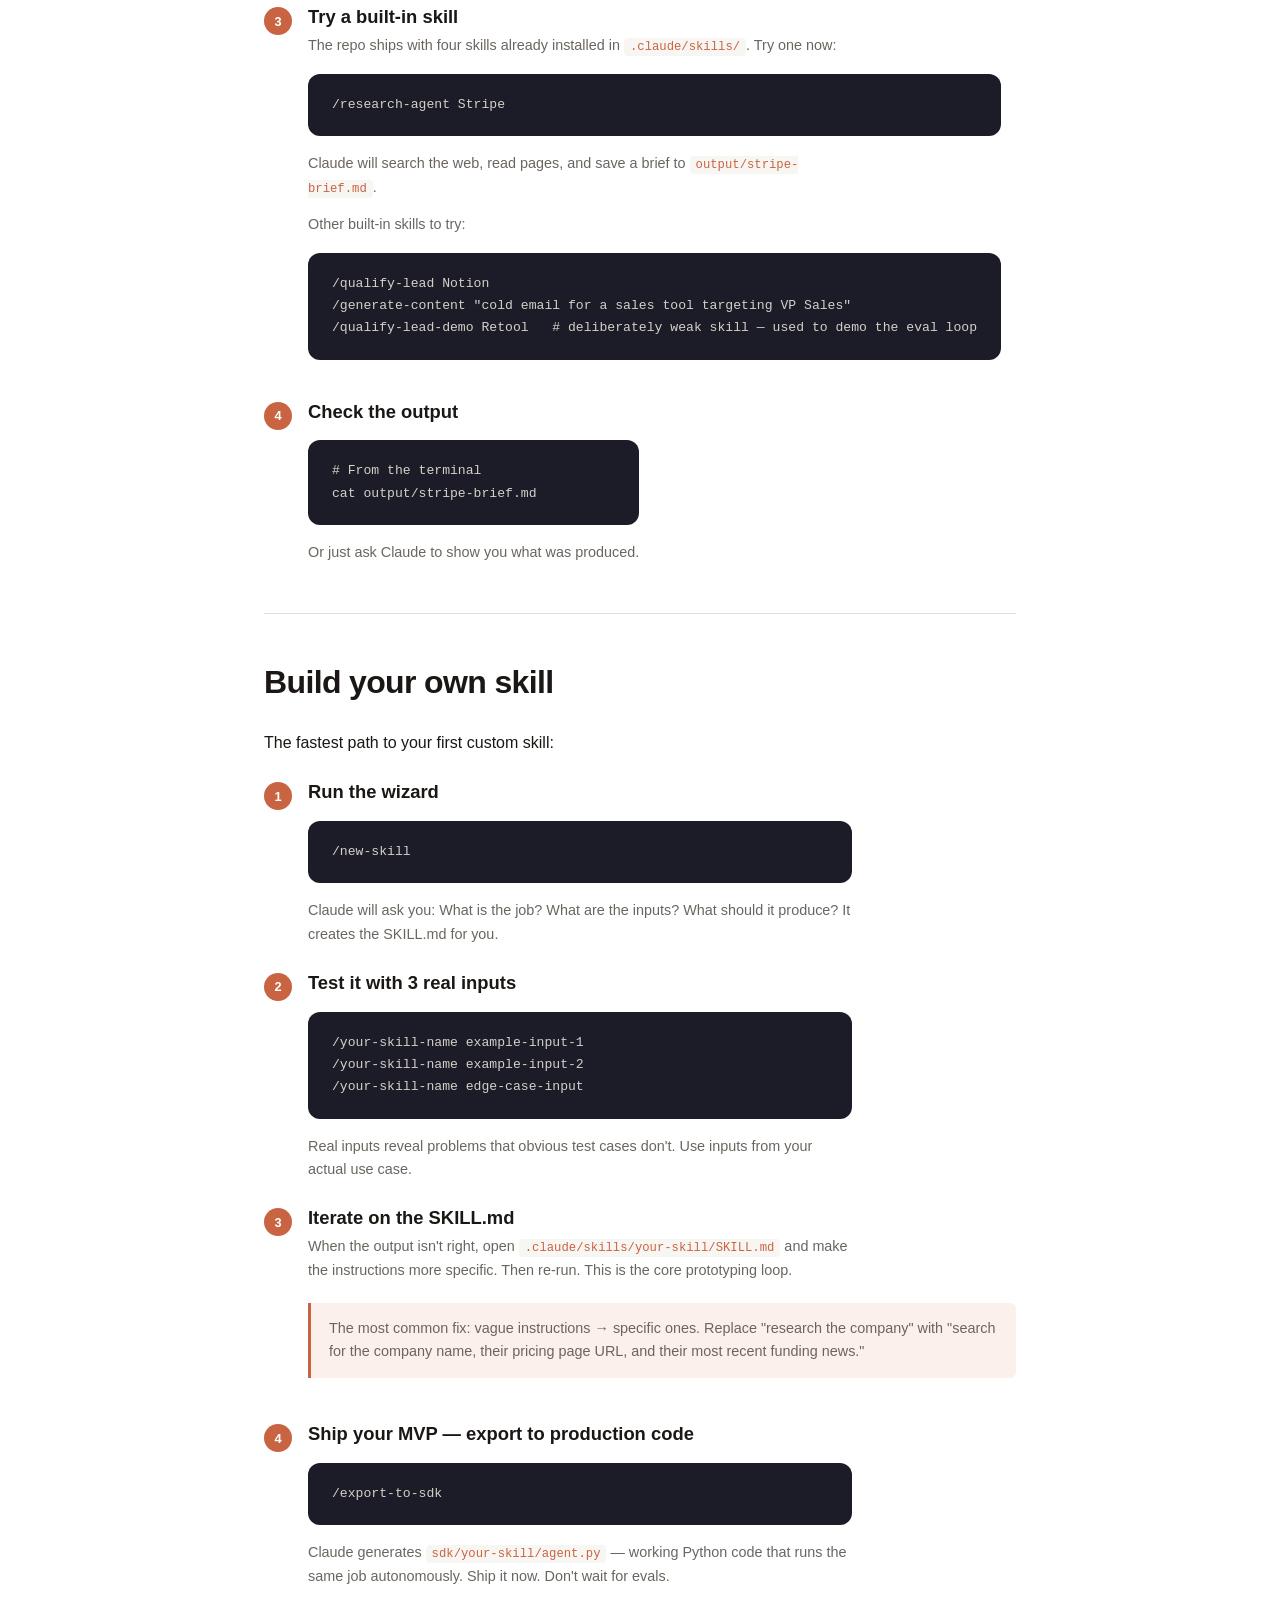
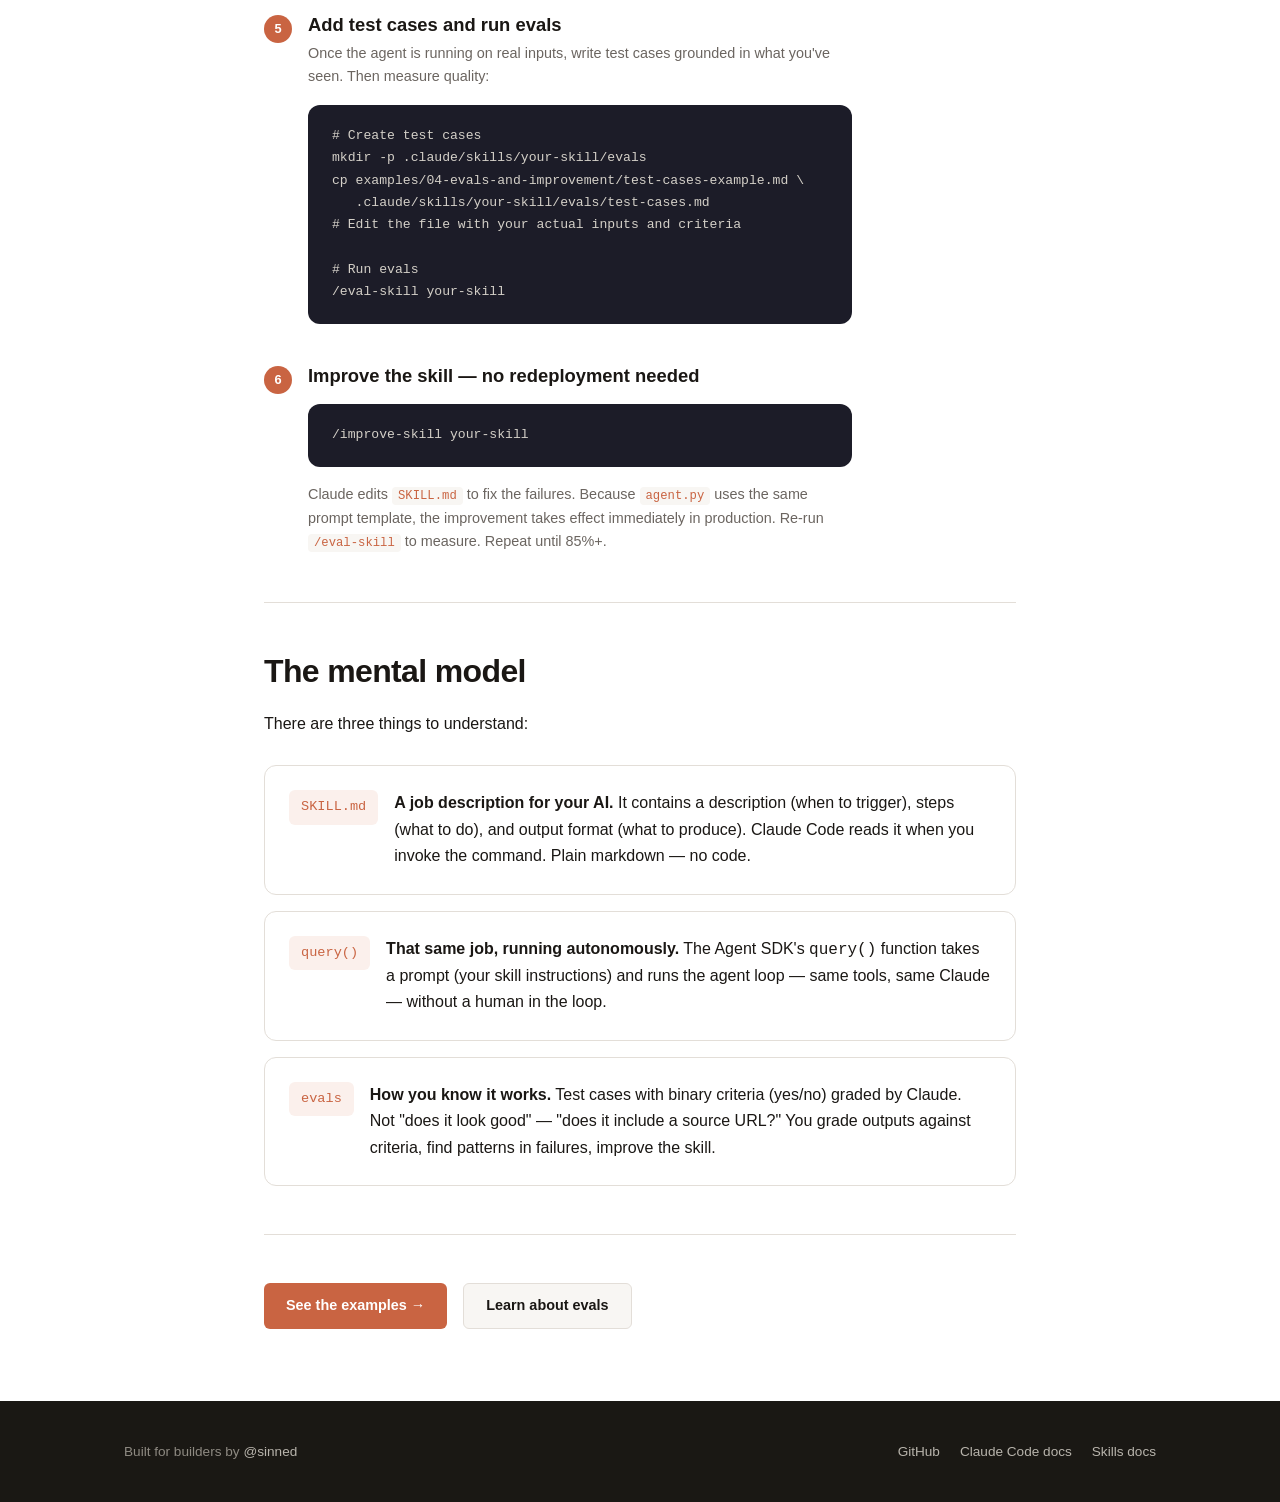
<file: docs/getting-started.html>
<!DOCTYPE html>
<html lang="en">
<head>
  <meta charset="UTF-8">
  <meta name="viewport" content="width=device-width, initial-scale=1.0">
  <title>Getting Started — prototype-with-claude</title>
  <meta name="description" content="Set up the repo, run your first skill, and build your own AI agent workflow in Claude Code.">
  <link rel="stylesheet" href="styles.css">
</head>
<body>

<nav>
  <div class="nav-inner">
    <a href="index.html" class="nav-logo" style="text-decoration:none">
      <div class="nav-logo-icon">P</div>
      prototype-with-claude
    </a>
    <div class="nav-links">
      <a href="getting-started.html" class="active">Getting Started</a>
      <a href="examples.html">Examples</a>
      <a href="evals.html">Evals</a>
      <a href="sdk-migration.html">Ship It</a>
      <a href="blog-step-5.html">Guide</a>
    </div>
    <a href="https://github.com/sinned/prototype-with-claude" class="nav-gh btn btn-secondary" target="_blank">GitHub →</a>
  </div>
</nav>

<main>

  <section class="hero section-alt" style="padding:48px 0 40px;text-align:left">
    <div class="container">
      <h4>Getting Started</h4>
      <h1 style="font-size:clamp(1.8rem,4vw,2.6rem);margin-top:8px">Prototype, ship, and harden your first AI agent</h1>
      <p class="hero-sub" style="text-align:left;margin-left:0;margin-top:12px">
        Clone the repo, run a working agent in 5 minutes, export it to production Python, then use evals to raise quality on what's already shipping.
      </p>
    </div>
  </section>

  <section class="section">
    <div class="container" style="max-width:800px">

      <!-- Prerequisites -->
      <h2 style="margin-bottom:20px">Prerequisites</h2>
      <table>
        <thead><tr><th>Requirement</th><th>Why</th><th>Install</th></tr></thead>
        <tbody>
          <tr><td><strong>Claude Code</strong></td><td>Your agent runtime for Phase 1</td><td><a href="https://code.claude.com" target="_blank">code.claude.com</a></td></tr>
          <tr><td><strong>Git</strong></td><td>Clone the repo</td><td>Pre-installed on most systems</td></tr>
          <tr><td><strong>Python 3.10+</strong></td><td>Phase 2 Agent SDK examples</td><td><a href="https://python.org" target="_blank">python.org</a></td></tr>
          <tr><td><strong>ANTHROPIC_API_KEY</strong></td><td>Phase 2 SDK examples only</td><td><a href="https://platform.claude.com/settings/api-keys" target="_blank">platform.claude.com</a></td></tr>
        </tbody>
      </table>

      <div class="callout" style="margin-top:8px">
        <p><strong>Phase 1 needs no API key.</strong> Claude Code uses your Claude subscription. For Phase 2, copy <code>.env.example</code> to <code>.env</code>, add your key, then set up a Python venv:</p>
      </div>
      <pre><code>cp .env.example .env
# Edit .env: replace your-api-key-here with your key from platform.claude.com/settings/api-keys

# Create a venv, activate it, and install the SDK
# (agent.py reads ANTHROPIC_API_KEY from .env automatically)
python3 -m venv .venv
source .venv/bin/activate
python3 -m pip install claude-agent-sdk python-dotenv</code></pre>

      <hr style="border:none;border-top:1px solid var(--border);margin:48px 0">

      <!-- Setup -->
      <h2 style="margin-bottom:28px">Setup</h2>
      <ol class="steps">
        <li>
          <div class="step-content">
            <h3>Clone the repo</h3>
            <pre><code>git clone https://github.com/sinned/prototype-with-claude
cd prototype-with-claude</code></pre>
          </div>
        </li>
        <li>
          <div class="step-content">
            <h3>Open in Claude Code</h3>
            <pre><code>claude</code></pre>
            <p>Claude Code will read <code>CLAUDE.md</code> automatically. This file tells Claude how to help you in this repo — how to design skills, generate SDK code, and what patterns to follow.</p>
          </div>
        </li>
        <li>
          <div class="step-content">
            <h3>Try a built-in skill</h3>
            <p>The repo ships with four skills already installed in <code>.claude/skills/</code>. Try one now:</p>
            <pre><code>/research-agent Stripe</code></pre>
            <p>Claude will search the web, read pages, and save a brief to <code>output/stripe-brief.md</code>.</p>
            <p>Other built-in skills to try:</p>
            <pre><code>/qualify-lead Notion
/generate-content "cold email for a sales tool targeting VP Sales"
/qualify-lead-demo Retool   # deliberately weak skill — used to demo the eval loop</code></pre>
          </div>
        </li>
        <li>
          <div class="step-content">
            <h3>Check the output</h3>
            <pre><code># From the terminal
cat output/stripe-brief.md</code></pre>
            <p>Or just ask Claude to show you what was produced.</p>
          </div>
        </li>
      </ol>

      <hr style="border:none;border-top:1px solid var(--border);margin:48px 0">

      <!-- Building your own -->
      <h2 style="margin-bottom:28px">Build your own skill</h2>
      <p>The fastest path to your first custom skill:</p>

      <ol class="steps">
        <li>
          <div class="step-content">
            <h3>Run the wizard</h3>
            <pre><code>/new-skill</code></pre>
            <p>Claude will ask you: What is the job? What are the inputs? What should it produce? It creates the SKILL.md for you.</p>
          </div>
        </li>
        <li>
          <div class="step-content">
            <h3>Test it with 3 real inputs</h3>
            <pre><code>/your-skill-name example-input-1
/your-skill-name example-input-2
/your-skill-name edge-case-input</code></pre>
            <p>Real inputs reveal problems that obvious test cases don't. Use inputs from your actual use case.</p>
          </div>
        </li>
        <li>
          <div class="step-content">
            <h3>Iterate on the SKILL.md</h3>
            <p>When the output isn't right, open <code>.claude/skills/your-skill/SKILL.md</code> and make the instructions more specific. Then re-run. This is the core prototyping loop.</p>
            <div class="callout">
              <p>The most common fix: vague instructions → specific ones. Replace "research the company" with "search for the company name, their pricing page URL, and their most recent funding news."</p>
            </div>
          </div>
        </li>
        <li>
          <div class="step-content">
            <h3>Ship your MVP — export to production code</h3>
            <pre><code>/export-to-sdk</code></pre>
            <p>Claude generates <code>sdk/your-skill/agent.py</code> — working Python code that runs the same job autonomously. Ship it now. Don't wait for evals.</p>
          </div>
        </li>
        <li>
          <div class="step-content">
            <h3>Add test cases and run evals</h3>
            <p>Once the agent is running on real inputs, write test cases grounded in what you've seen. Then measure quality:</p>
            <pre><code># Create test cases
mkdir -p .claude/skills/your-skill/evals
cp examples/04-evals-and-improvement/test-cases-example.md \
   .claude/skills/your-skill/evals/test-cases.md
# Edit the file with your actual inputs and criteria

# Run evals
/eval-skill your-skill</code></pre>
          </div>
        </li>
        <li>
          <div class="step-content">
            <h3>Improve the skill — no redeployment needed</h3>
            <pre><code>/improve-skill your-skill</code></pre>
            <p>Claude edits <code>SKILL.md</code> to fix the failures. Because <code>agent.py</code> uses the same prompt template, the improvement takes effect immediately in production. Re-run <code>/eval-skill</code> to measure. Repeat until 85%+.</p>
          </div>
        </li>
      </ol>

      <hr style="border:none;border-top:1px solid var(--border);margin:48px 0">

      <!-- Mental model -->
      <h2 style="margin-bottom:20px">The mental model</h2>
      <p>There are three things to understand:</p>

      <div style="margin:28px 0;display:grid;gap:16px">
        <div class="card" style="display:grid;grid-template-columns:auto 1fr;gap:16px;align-items:start">
          <code style="background:var(--accent-bg);color:var(--accent);padding:6px 12px;border-radius:var(--radius);font-size:0.85rem;white-space:nowrap">SKILL.md</code>
          <div>
            <strong>A job description for your AI.</strong> It contains a description (when to trigger), steps (what to do), and output format (what to produce). Claude Code reads it when you invoke the command. Plain markdown — no code.
          </div>
        </div>
        <div class="card" style="display:grid;grid-template-columns:auto 1fr;gap:16px;align-items:start">
          <code style="background:var(--accent-bg);color:var(--accent);padding:6px 12px;border-radius:var(--radius);font-size:0.85rem;white-space:nowrap">query()</code>
          <div>
            <strong>That same job, running autonomously.</strong> The Agent SDK's <code>query()</code> function takes a prompt (your skill instructions) and runs the agent loop — same tools, same Claude — without a human in the loop.
          </div>
        </div>
        <div class="card" style="display:grid;grid-template-columns:auto 1fr;gap:16px;align-items:start">
          <code style="background:var(--accent-bg);color:var(--accent);padding:6px 12px;border-radius:var(--radius);font-size:0.85rem;white-space:nowrap">evals</code>
          <div>
            <strong>How you know it works.</strong> Test cases with binary criteria (yes/no) graded by Claude. Not "does it look good" — "does it include a source URL?" You grade outputs against criteria, find patterns in failures, improve the skill.
          </div>
        </div>
      </div>

      <hr style="border:none;border-top:1px solid var(--border);margin:48px 0">

      <div style="display:flex;gap:16px;flex-wrap:wrap">
        <a href="examples.html" class="btn btn-primary">See the examples →</a>
        <a href="evals.html" class="btn btn-secondary">Learn about evals</a>
      </div>
    </div>
  </section>

</main>

<footer>
  <div class="footer-inner">
    <span>Built for builders by <a href="https://github.com/sinned" target="_blank">@sinned</a></span>
    <div style="display:flex;gap:20px">
      <a href="https://github.com/sinned/prototype-with-claude" target="_blank">GitHub</a>
      <a href="https://code.claude.com/docs" target="_blank">Claude Code docs</a>
      <a href="https://platform.claude.com/docs/en/agents-and-tools/agent-skills/overview" target="_blank">Skills docs</a>
    </div>
  </div>
</footer>

</body>
</html>
</file>
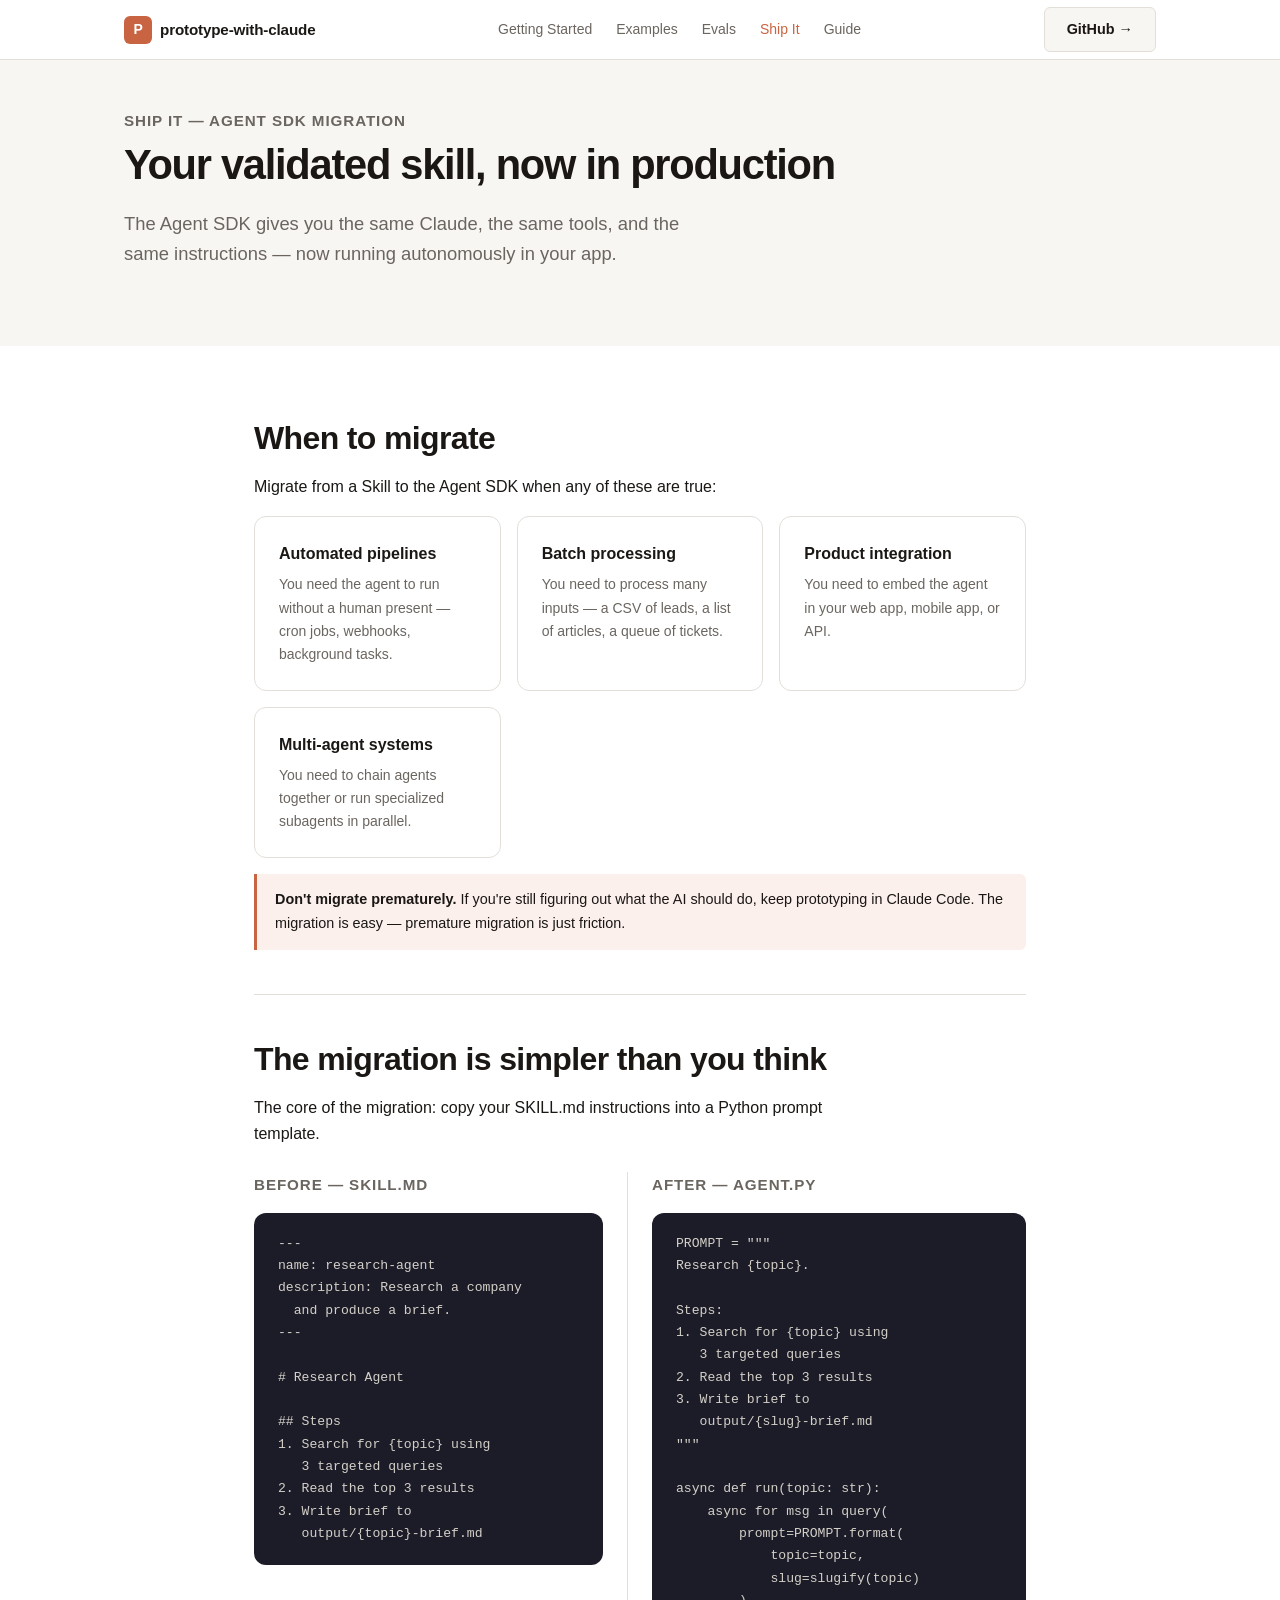
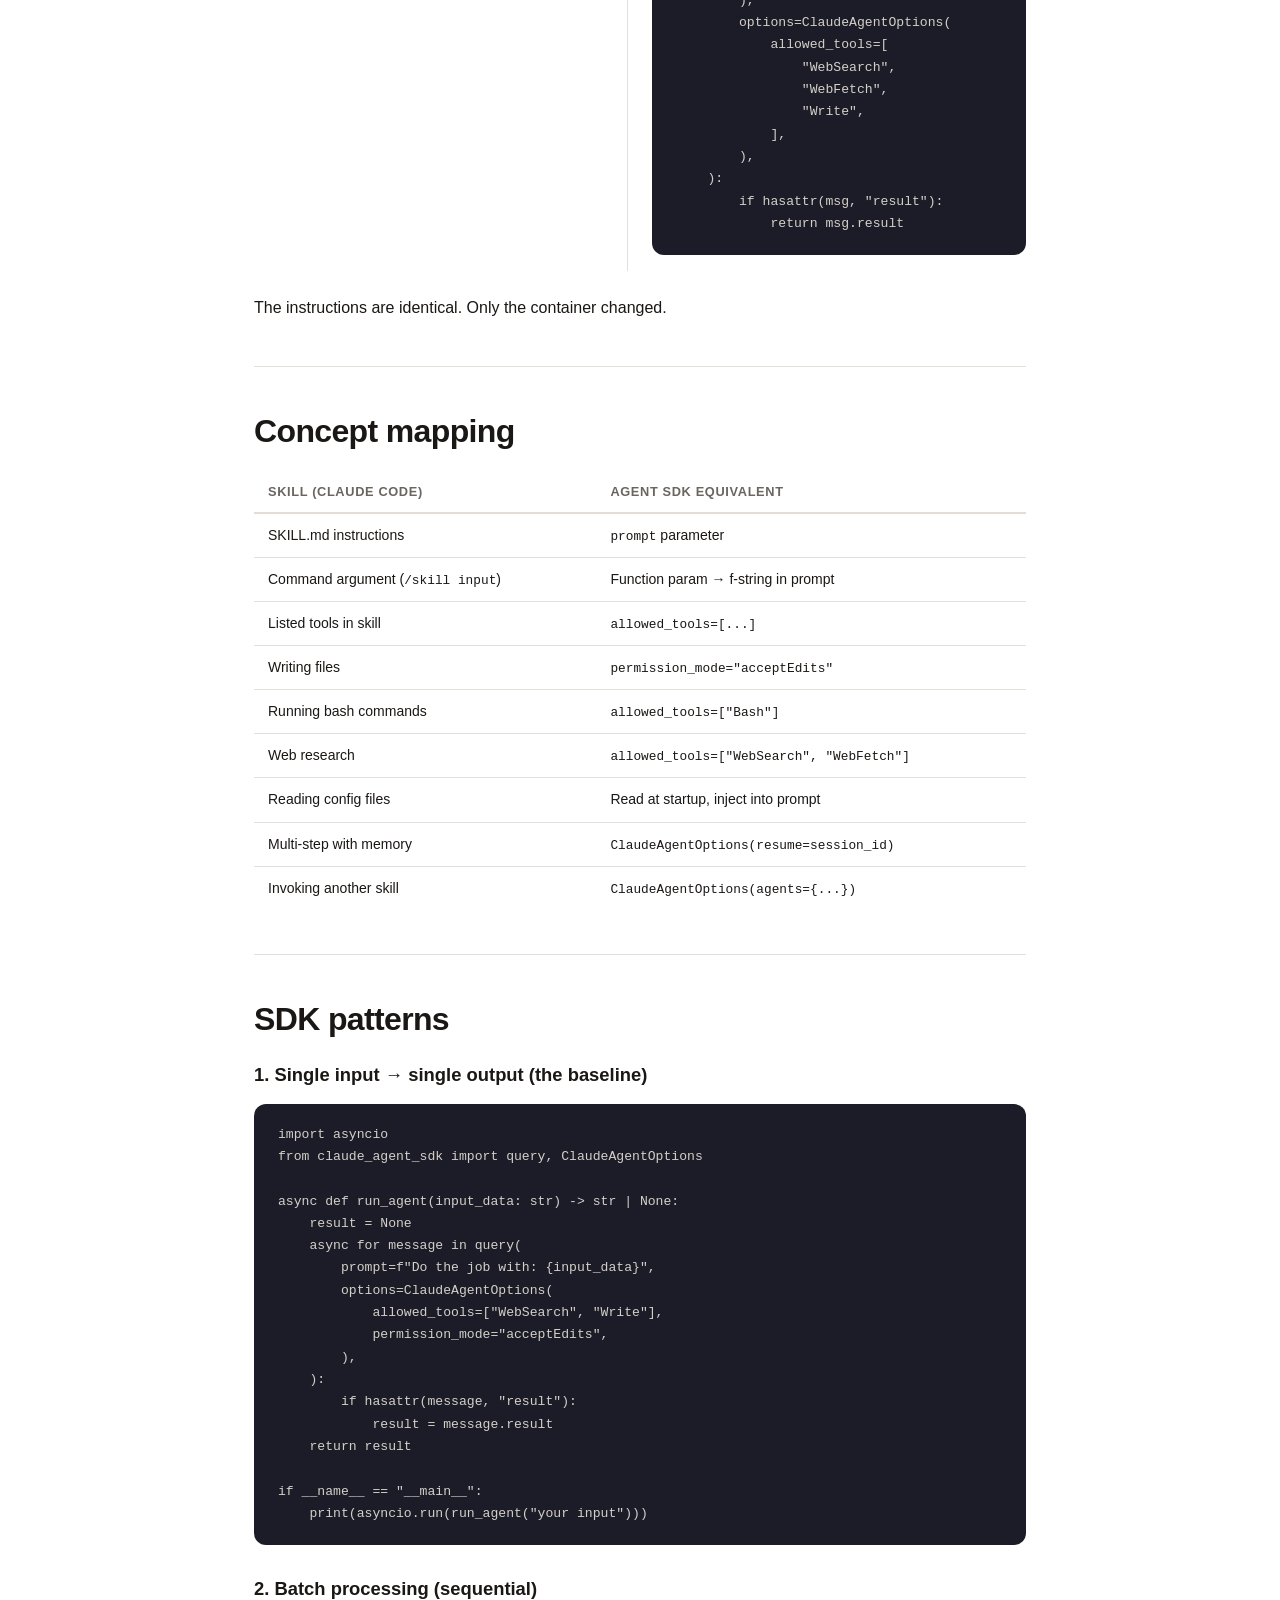
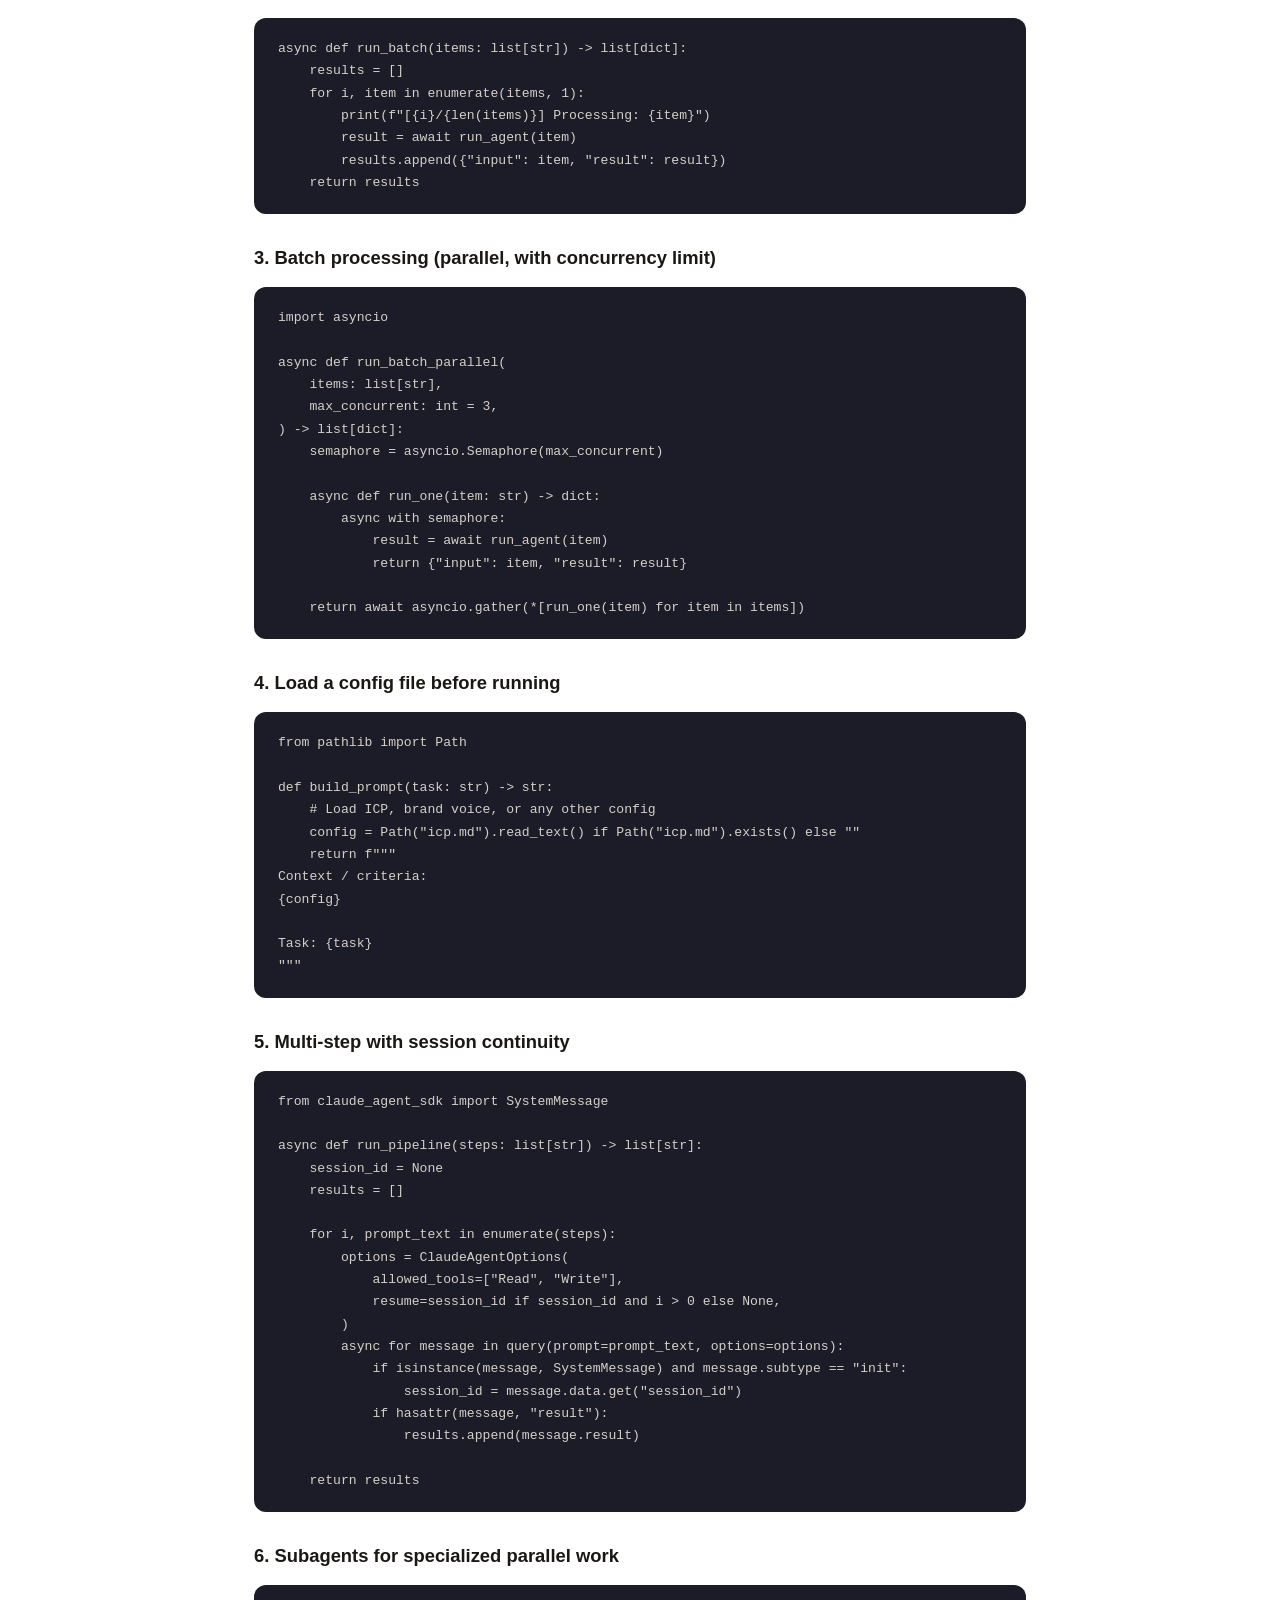
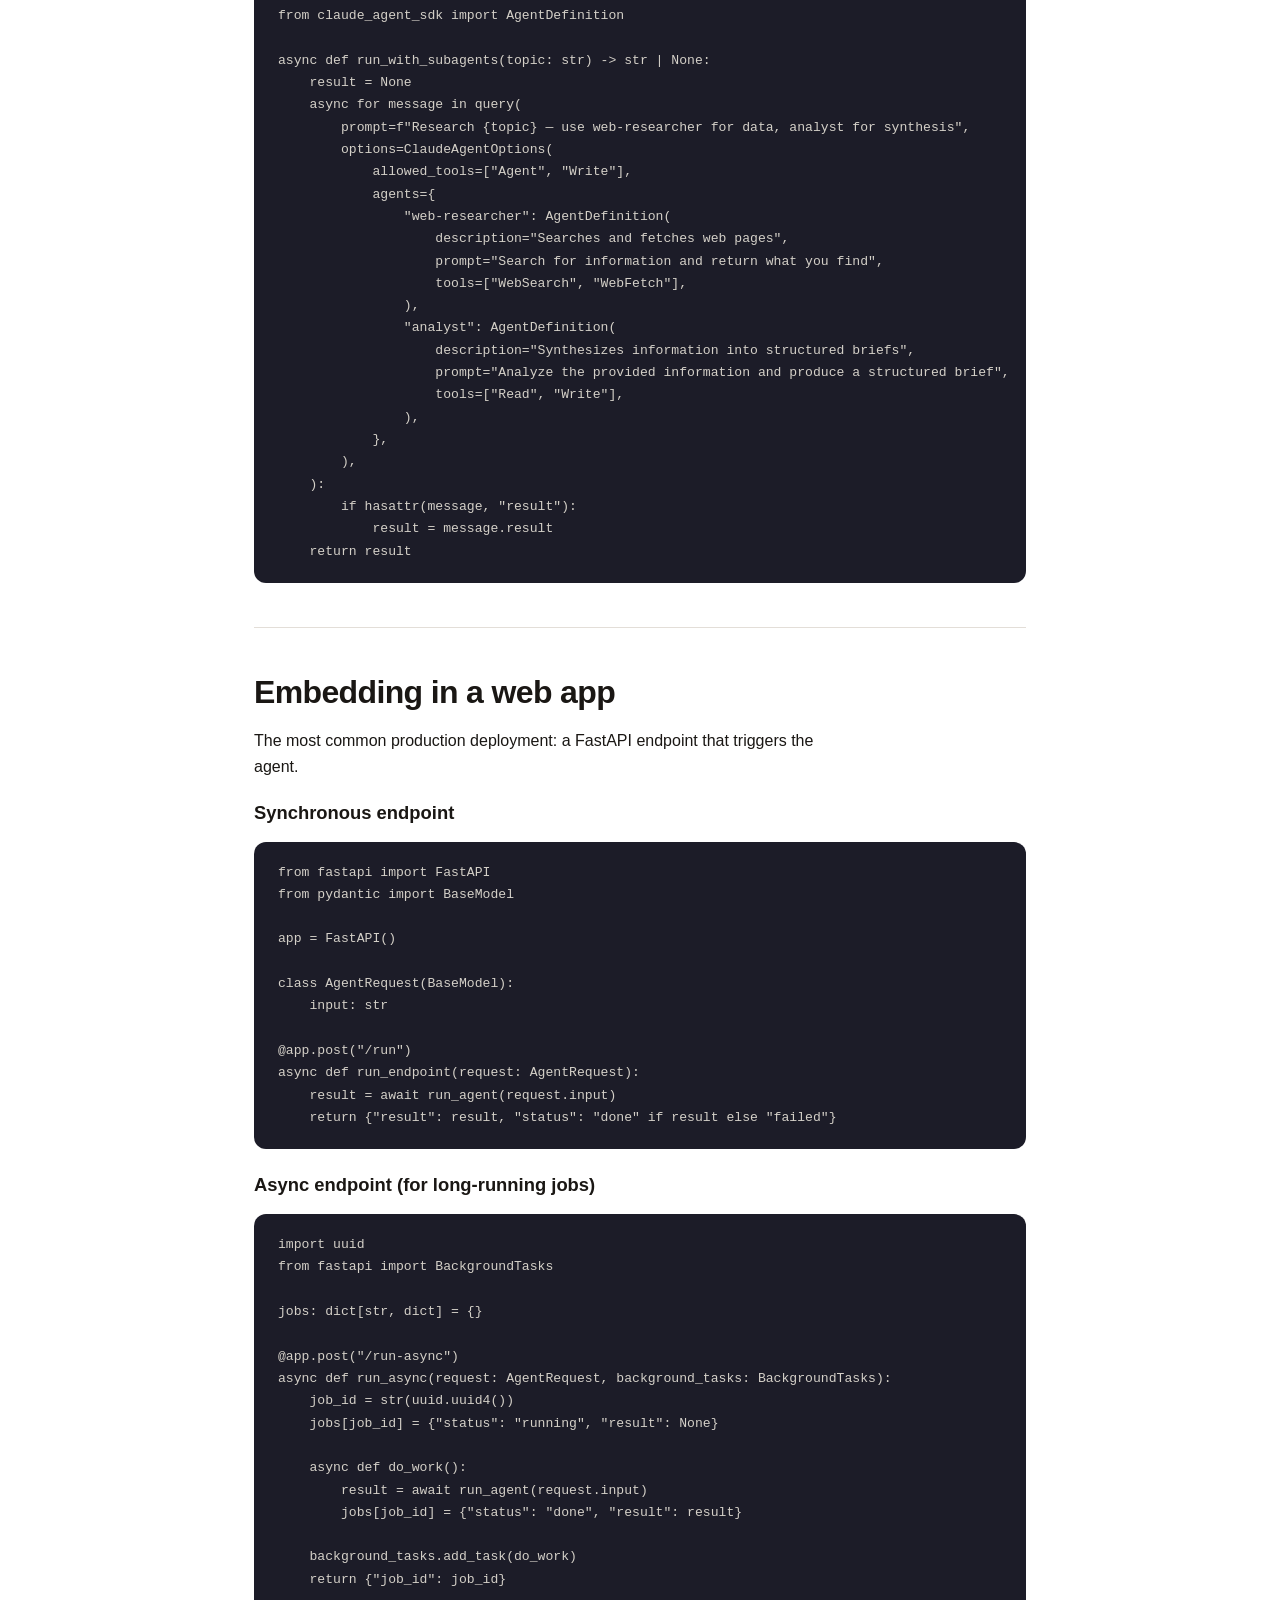
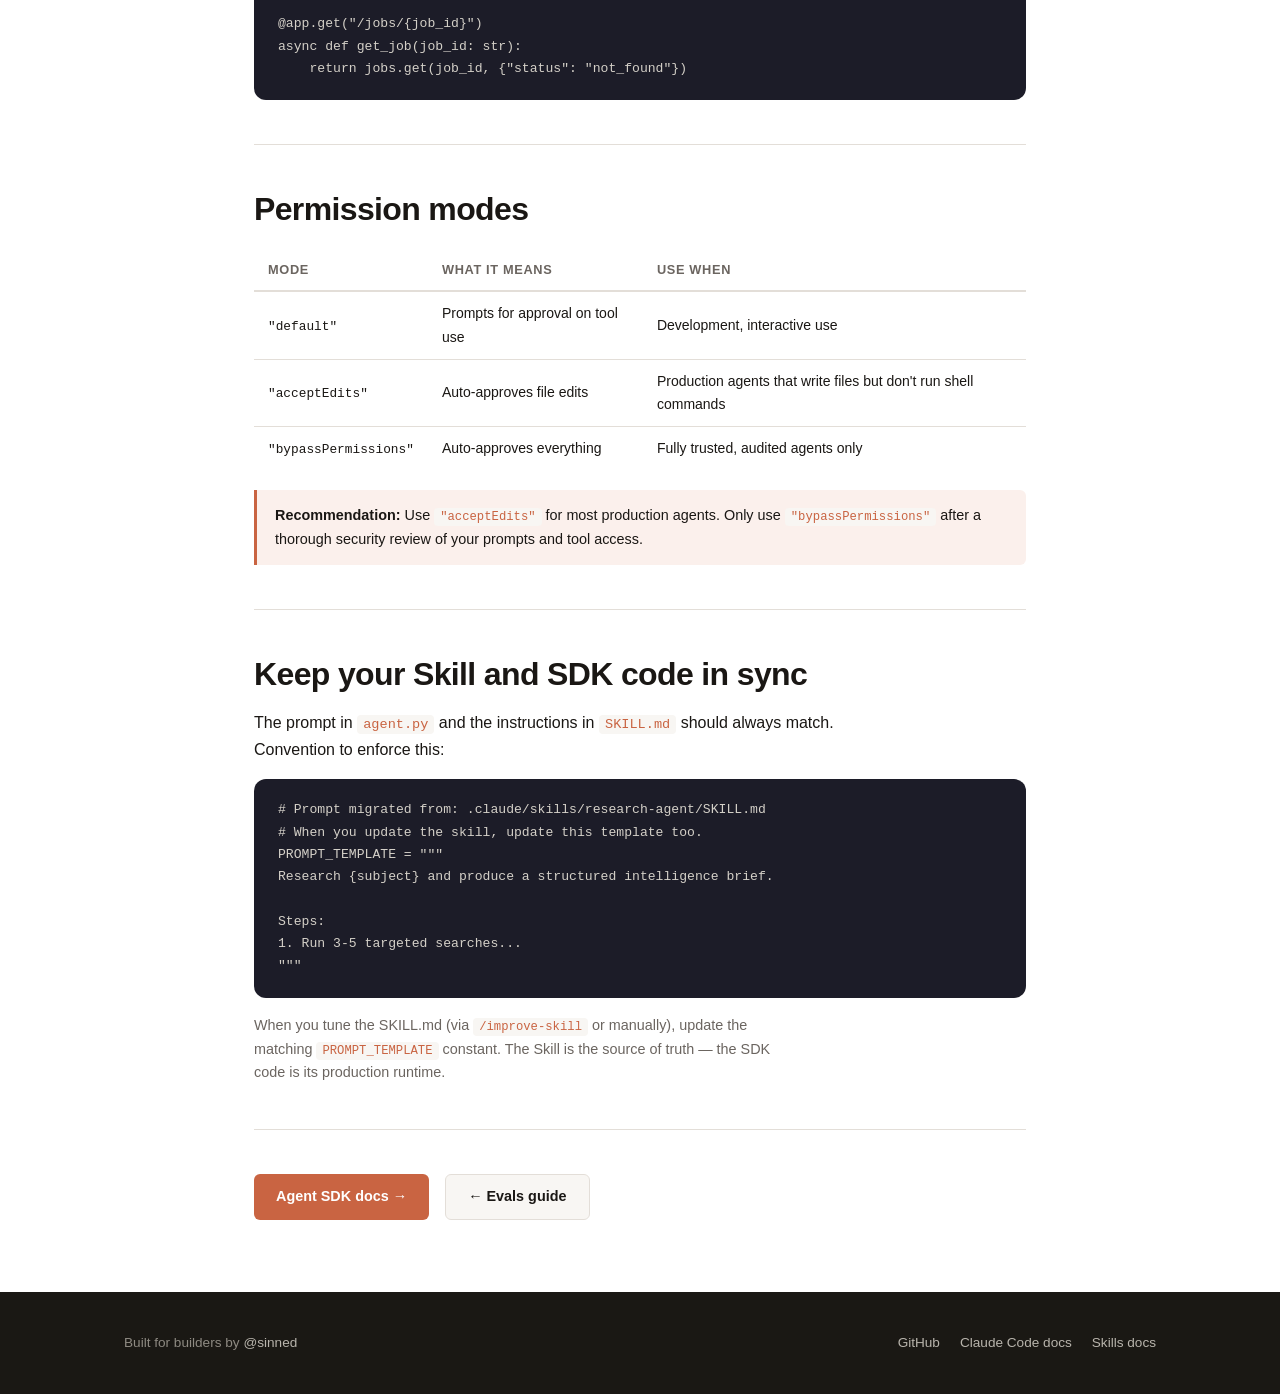
<file: docs/sdk-migration.html>
<!DOCTYPE html>
<html lang="en">
<head>
  <meta charset="UTF-8">
  <meta name="viewport" content="width=device-width, initial-scale=1.0">
  <title>Ship It — prototype-with-claude</title>
  <meta name="description" content="Migrate your validated Claude Code Skill to the Agent SDK for production. Patterns for single agents, batch processing, sessions, subagents, and web app integration.">
  <link rel="stylesheet" href="styles.css">
</head>
<body>

<nav>
  <div class="nav-inner">
    <a href="index.html" class="nav-logo" style="text-decoration:none">
      <div class="nav-logo-icon">P</div>
      prototype-with-claude
    </a>
    <div class="nav-links">
      <a href="getting-started.html">Getting Started</a>
      <a href="examples.html">Examples</a>
      <a href="evals.html">Evals</a>
      <a href="sdk-migration.html" class="active">Ship It</a>
      <a href="blog-step-5.html">Guide</a>
    </div>
    <a href="https://github.com/sinned/prototype-with-claude" class="nav-gh btn btn-secondary" target="_blank">GitHub →</a>
  </div>
</nav>

<main>

  <section class="hero section-alt" style="padding:48px 0 40px;text-align:left">
    <div class="container">
      <h4>Ship It — Agent SDK Migration</h4>
      <h1 style="font-size:clamp(1.8rem,4vw,2.6rem);margin-top:8px">Your validated skill, now in production</h1>
      <p class="hero-sub" style="text-align:left;margin-left:0;margin-top:12px">
        The Agent SDK gives you the same Claude, the same tools, and the same instructions — now running autonomously in your app.
      </p>
    </div>
  </section>

  <section class="section">
    <div class="container" style="max-width:820px">

      <!-- When to migrate -->
      <h2 style="margin-bottom:16px">When to migrate</h2>
      <p>Migrate from a Skill to the Agent SDK when any of these are true:</p>
      <div class="card-grid" style="margin-top:16px">
        <div class="card">
          <div class="card-title">Automated pipelines</div>
          <div class="card-desc">You need the agent to run without a human present — cron jobs, webhooks, background tasks.</div>
        </div>
        <div class="card">
          <div class="card-title">Batch processing</div>
          <div class="card-desc">You need to process many inputs — a CSV of leads, a list of articles, a queue of tickets.</div>
        </div>
        <div class="card">
          <div class="card-title">Product integration</div>
          <div class="card-desc">You need to embed the agent in your web app, mobile app, or API.</div>
        </div>
        <div class="card">
          <div class="card-title">Multi-agent systems</div>
          <div class="card-desc">You need to chain agents together or run specialized subagents in parallel.</div>
        </div>
      </div>

      <div class="callout" style="margin-top:16px">
        <p><strong>Don't migrate prematurely.</strong> If you're still figuring out what the AI should do, keep prototyping in Claude Code. The migration is easy — premature migration is just friction.</p>
      </div>

      <hr style="border:none;border-top:1px solid var(--border);margin:44px 0">

      <!-- The migration is simple -->
      <h2 style="margin-bottom:16px">The migration is simpler than you think</h2>
      <p>The core of the migration: copy your SKILL.md instructions into a Python prompt template.</p>

      <div class="compare" style="margin-top:24px">
        <div class="compare-col left">
          <h4>Before — SKILL.md</h4>
          <pre><code>---
name: research-agent
description: Research a company
  and produce a brief.
---

# Research Agent

## Steps
1. Search for {topic} using
   3 targeted queries
2. Read the top 3 results
3. Write brief to
   output/{topic}-brief.md</code></pre>
        </div>
        <div class="compare-col">
          <h4>After — agent.py</h4>
          <pre><code>PROMPT = """
Research {topic}.

Steps:
1. Search for {topic} using
   3 targeted queries
2. Read the top 3 results
3. Write brief to
   output/{slug}-brief.md
"""

async def run(topic: str):
    async for msg in query(
        prompt=PROMPT.format(
            topic=topic,
            slug=slugify(topic)
        ),
        options=ClaudeAgentOptions(
            allowed_tools=[
                "WebSearch",
                "WebFetch",
                "Write",
            ],
        ),
    ):
        if hasattr(msg, "result"):
            return msg.result</code></pre>
        </div>
      </div>

      <p style="margin-top:16px">The instructions are identical. Only the container changed.</p>

      <hr style="border:none;border-top:1px solid var(--border);margin:44px 0">

      <!-- Concept mapping -->
      <h2 style="margin-bottom:16px">Concept mapping</h2>
      <table>
        <thead><tr><th>Skill (Claude Code)</th><th>Agent SDK equivalent</th></tr></thead>
        <tbody>
          <tr><td>SKILL.md instructions</td><td><code>prompt</code> parameter</td></tr>
          <tr><td>Command argument (<code>/skill input</code>)</td><td>Function param → f-string in prompt</td></tr>
          <tr><td>Listed tools in skill</td><td><code>allowed_tools=[...]</code></td></tr>
          <tr><td>Writing files</td><td><code>permission_mode="acceptEdits"</code></td></tr>
          <tr><td>Running bash commands</td><td><code>allowed_tools=["Bash"]</code></td></tr>
          <tr><td>Web research</td><td><code>allowed_tools=["WebSearch", "WebFetch"]</code></td></tr>
          <tr><td>Reading config files</td><td>Read at startup, inject into prompt</td></tr>
          <tr><td>Multi-step with memory</td><td><code>ClaudeAgentOptions(resume=session_id)</code></td></tr>
          <tr><td>Invoking another skill</td><td><code>ClaudeAgentOptions(agents={...})</code></td></tr>
        </tbody>
      </table>

      <hr style="border:none;border-top:1px solid var(--border);margin:44px 0">

      <!-- SDK patterns -->
      <h2 style="margin-bottom:24px">SDK patterns</h2>

      <h3 style="margin-bottom:10px">1. Single input → single output (the baseline)</h3>
      <pre><code>import asyncio
from claude_agent_sdk import query, ClaudeAgentOptions

async def run_agent(input_data: str) -> str | None:
    result = None
    async for message in query(
        prompt=f"Do the job with: {input_data}",
        options=ClaudeAgentOptions(
            allowed_tools=["WebSearch", "Write"],
            permission_mode="acceptEdits",
        ),
    ):
        if hasattr(message, "result"):
            result = message.result
    return result

if __name__ == "__main__":
    print(asyncio.run(run_agent("your input")))</code></pre>

      <h3 style="margin-bottom:10px;margin-top:32px">2. Batch processing (sequential)</h3>
      <pre><code>async def run_batch(items: list[str]) -> list[dict]:
    results = []
    for i, item in enumerate(items, 1):
        print(f"[{i}/{len(items)}] Processing: {item}")
        result = await run_agent(item)
        results.append({"input": item, "result": result})
    return results</code></pre>

      <h3 style="margin-bottom:10px;margin-top:32px">3. Batch processing (parallel, with concurrency limit)</h3>
      <pre><code>import asyncio

async def run_batch_parallel(
    items: list[str],
    max_concurrent: int = 3,
) -> list[dict]:
    semaphore = asyncio.Semaphore(max_concurrent)

    async def run_one(item: str) -> dict:
        async with semaphore:
            result = await run_agent(item)
            return {"input": item, "result": result}

    return await asyncio.gather(*[run_one(item) for item in items])</code></pre>

      <h3 style="margin-bottom:10px;margin-top:32px">4. Load a config file before running</h3>
      <pre><code>from pathlib import Path

def build_prompt(task: str) -> str:
    # Load ICP, brand voice, or any other config
    config = Path("icp.md").read_text() if Path("icp.md").exists() else ""
    return f"""
Context / criteria:
{config}

Task: {task}
"""</code></pre>

      <h3 style="margin-bottom:10px;margin-top:32px">5. Multi-step with session continuity</h3>
      <pre><code>from claude_agent_sdk import SystemMessage

async def run_pipeline(steps: list[str]) -> list[str]:
    session_id = None
    results = []

    for i, prompt_text in enumerate(steps):
        options = ClaudeAgentOptions(
            allowed_tools=["Read", "Write"],
            resume=session_id if session_id and i > 0 else None,
        )
        async for message in query(prompt=prompt_text, options=options):
            if isinstance(message, SystemMessage) and message.subtype == "init":
                session_id = message.data.get("session_id")
            if hasattr(message, "result"):
                results.append(message.result)

    return results</code></pre>

      <h3 style="margin-bottom:10px;margin-top:32px">6. Subagents for specialized parallel work</h3>
      <pre><code>from claude_agent_sdk import AgentDefinition

async def run_with_subagents(topic: str) -> str | None:
    result = None
    async for message in query(
        prompt=f"Research {topic} — use web-researcher for data, analyst for synthesis",
        options=ClaudeAgentOptions(
            allowed_tools=["Agent", "Write"],
            agents={
                "web-researcher": AgentDefinition(
                    description="Searches and fetches web pages",
                    prompt="Search for information and return what you find",
                    tools=["WebSearch", "WebFetch"],
                ),
                "analyst": AgentDefinition(
                    description="Synthesizes information into structured briefs",
                    prompt="Analyze the provided information and produce a structured brief",
                    tools=["Read", "Write"],
                ),
            },
        ),
    ):
        if hasattr(message, "result"):
            result = message.result
    return result</code></pre>

      <hr style="border:none;border-top:1px solid var(--border);margin:44px 0">

      <!-- Embedding in a web app -->
      <h2 style="margin-bottom:16px">Embedding in a web app</h2>
      <p>The most common production deployment: a FastAPI endpoint that triggers the agent.</p>

      <h3 style="margin-bottom:10px;margin-top:20px">Synchronous endpoint</h3>
      <pre><code>from fastapi import FastAPI
from pydantic import BaseModel

app = FastAPI()

class AgentRequest(BaseModel):
    input: str

@app.post("/run")
async def run_endpoint(request: AgentRequest):
    result = await run_agent(request.input)
    return {"result": result, "status": "done" if result else "failed"}</code></pre>

      <h3 style="margin-bottom:10px;margin-top:24px">Async endpoint (for long-running jobs)</h3>
      <pre><code>import uuid
from fastapi import BackgroundTasks

jobs: dict[str, dict] = {}

@app.post("/run-async")
async def run_async(request: AgentRequest, background_tasks: BackgroundTasks):
    job_id = str(uuid.uuid4())
    jobs[job_id] = {"status": "running", "result": None}

    async def do_work():
        result = await run_agent(request.input)
        jobs[job_id] = {"status": "done", "result": result}

    background_tasks.add_task(do_work)
    return {"job_id": job_id}

@app.get("/jobs/{job_id}")
async def get_job(job_id: str):
    return jobs.get(job_id, {"status": "not_found"})</code></pre>

      <hr style="border:none;border-top:1px solid var(--border);margin:44px 0">

      <!-- Permission modes -->
      <h2 style="margin-bottom:16px">Permission modes</h2>
      <table>
        <thead><tr><th>Mode</th><th>What it means</th><th>Use when</th></tr></thead>
        <tbody>
          <tr>
            <td><code>"default"</code></td>
            <td>Prompts for approval on tool use</td>
            <td>Development, interactive use</td>
          </tr>
          <tr>
            <td><code>"acceptEdits"</code></td>
            <td>Auto-approves file edits</td>
            <td>Production agents that write files but don't run shell commands</td>
          </tr>
          <tr>
            <td><code>"bypassPermissions"</code></td>
            <td>Auto-approves everything</td>
            <td>Fully trusted, audited agents only</td>
          </tr>
        </tbody>
      </table>

      <div class="callout" style="margin-top:12px">
        <p><strong>Recommendation:</strong> Use <code>"acceptEdits"</code> for most production agents. Only use <code>"bypassPermissions"</code> after a thorough security review of your prompts and tool access.</p>
      </div>

      <hr style="border:none;border-top:1px solid var(--border);margin:44px 0">

      <!-- Keep skill and SDK in sync -->
      <h2 style="margin-bottom:16px">Keep your Skill and SDK code in sync</h2>
      <p>The prompt in <code>agent.py</code> and the instructions in <code>SKILL.md</code> should always match. Convention to enforce this:</p>
      <pre style="margin-top:16px"><code># Prompt migrated from: .claude/skills/research-agent/SKILL.md
# When you update the skill, update this template too.
PROMPT_TEMPLATE = """
Research {subject} and produce a structured intelligence brief.

Steps:
1. Run 3-5 targeted searches...
"""</code></pre>
      <p style="margin-top:12px;font-size:0.9rem;color:var(--text-muted)">
        When you tune the SKILL.md (via <code>/improve-skill</code> or manually), update the matching <code>PROMPT_TEMPLATE</code> constant. The Skill is the source of truth — the SDK code is its production runtime.
      </p>

      <hr style="border:none;border-top:1px solid var(--border);margin:44px 0">

      <div style="display:flex;gap:16px;flex-wrap:wrap">
        <a href="https://code.claude.com/docs/en/agent-sdk/overview" class="btn btn-primary" target="_blank">Agent SDK docs →</a>
        <a href="evals.html" class="btn btn-secondary">← Evals guide</a>
      </div>
    </div>
  </section>

</main>

<footer>
  <div class="footer-inner">
    <span>Built for builders by <a href="https://github.com/sinned" target="_blank">@sinned</a></span>
    <div style="display:flex;gap:20px">
      <a href="https://github.com/sinned/prototype-with-claude" target="_blank">GitHub</a>
      <a href="https://code.claude.com/docs" target="_blank">Claude Code docs</a>
      <a href="https://platform.claude.com/docs/en/agents-and-tools/agent-skills/overview" target="_blank">Skills docs</a>
    </div>
  </div>
</footer>

</body>
</html>
</file>
<file: docs/styles.css>
/* ─── Reset & base ─── */
*, *::before, *::after { box-sizing: border-box; margin: 0; padding: 0; }

:root {
  --bg:          #FFFFFF;
  --bg-alt:      #F8F6F3;
  --bg-dark:     #1A1814;
  --text:        #1A1714;
  --text-muted:  #6B6560;
  --accent:      #C96442;
  --accent-bg:   #FBF0EC;
  --accent-dark: #A84F34;
  --border:      #E3DED8;
  --border-strong: #C4BDB6;
  --code-bg:     #1C1C28;
  --code-text:   #D4D0C8;
  --green:       #2E7D5E;
  --green-bg:    #EBF5F0;
  --radius:      6px;
  --radius-lg:   12px;
  --max-w:       1080px;
  --nav-h:       60px;
}

html { scroll-behavior: smooth; }

body {
  font-family: -apple-system, BlinkMacSystemFont, "Segoe UI", Roboto, sans-serif;
  font-size: 16px;
  line-height: 1.65;
  color: var(--text);
  background: var(--bg);
  -webkit-font-smoothing: antialiased;
}

/* ─── Typography ─── */
h1 { font-size: clamp(2rem, 5vw, 3.2rem); font-weight: 700; line-height: 1.15; letter-spacing: -0.03em; }
h2 { font-size: clamp(1.4rem, 3vw, 2rem); font-weight: 700; line-height: 1.25; letter-spacing: -0.02em; }
h3 { font-size: 1.15rem; font-weight: 600; line-height: 1.35; }
h4 { font-size: 0.95rem; font-weight: 600; text-transform: uppercase; letter-spacing: 0.06em; color: var(--text-muted); }
p { max-width: 68ch; }
p + p { margin-top: 0.9em; }
a { color: var(--accent); text-decoration: none; }
a:hover { text-decoration: underline; }
strong { font-weight: 600; }

/* ─── Layout ─── */
.container { max-width: var(--max-w); margin: 0 auto; padding: 0 24px; }
.section { padding: 72px 0; }
.section-sm { padding: 48px 0; }
.section-alt { background: var(--bg-alt); }

/* ─── Navigation ─── */
nav {
  position: sticky; top: 0; z-index: 100;
  height: var(--nav-h);
  background: rgba(255,255,255,0.92);
  backdrop-filter: blur(12px);
  border-bottom: 1px solid var(--border);
}
.nav-inner {
  max-width: var(--max-w); margin: 0 auto; padding: 0 24px;
  height: 100%; display: flex; align-items: center; justify-content: space-between;
  gap: 16px;
}
.nav-logo {
  font-weight: 700; font-size: 0.95rem; color: var(--text); letter-spacing: -0.01em;
  display: flex; align-items: center; gap: 8px;
}
.nav-logo-icon {
  width: 28px; height: 28px; background: var(--accent); border-radius: 6px;
  display: flex; align-items: center; justify-content: center;
  color: white; font-size: 14px; font-weight: 700;
}
.nav-links { display: flex; align-items: center; gap: 4px; }
.nav-links a {
  color: var(--text-muted); font-size: 0.875rem; font-weight: 500; padding: 6px 10px;
  border-radius: var(--radius); transition: color 0.15s, background 0.15s;
}
.nav-links a:hover { color: var(--text); background: var(--bg-alt); text-decoration: none; }
.nav-links a.active { color: var(--accent); }
.nav-gh {
  font-size: 0.875rem; font-weight: 500; padding: 6px 14px; border-radius: var(--radius);
  border: 1px solid var(--border); color: var(--text); transition: border-color 0.15s;
}
.nav-gh:hover { border-color: var(--border-strong); text-decoration: none; }

/* ─── Hero ─── */
.hero { padding: 80px 0 72px; text-align: center; }
.hero h1 { margin-bottom: 20px; }
.hero-sub {
  font-size: 1.15rem; color: var(--text-muted); max-width: 56ch; margin: 0 auto 36px;
}
.hero-btns { display: flex; gap: 12px; justify-content: center; flex-wrap: wrap; }
.btn {
  display: inline-flex; align-items: center; gap: 6px;
  padding: 10px 22px; border-radius: var(--radius); font-size: 0.9rem; font-weight: 600;
  transition: all 0.15s; cursor: pointer; border: none;
}
.btn-primary { background: var(--accent); color: white; }
.btn-primary:hover { background: var(--accent-dark); text-decoration: none; }
.btn-secondary { background: var(--bg-alt); color: var(--text); border: 1px solid var(--border); }
.btn-secondary:hover { border-color: var(--border-strong); background: #F0ECE6; text-decoration: none; }

/* ─── Phase diagram ─── */
.phase-grid {
  display: grid; grid-template-columns: 1fr auto 1fr; align-items: center; gap: 20px;
  margin: 40px 0;
}
.phase-card {
  background: var(--bg-alt); border: 1px solid var(--border); border-radius: var(--radius-lg);
  padding: 28px 32px;
}
.phase-card.phase-1 { border-top: 3px solid var(--accent); }
.phase-card.phase-2 { border-top: 3px solid var(--green); }
.phase-label { font-size: 0.75rem; font-weight: 700; text-transform: uppercase; letter-spacing: 0.08em; margin-bottom: 8px; }
.phase-1 .phase-label { color: var(--accent); }
.phase-2 .phase-label { color: var(--green); }
.phase-title { font-size: 1.25rem; font-weight: 700; margin-bottom: 12px; }
.phase-items { list-style: none; font-size: 0.9rem; color: var(--text-muted); }
.phase-items li { padding: 3px 0; display: flex; align-items: flex-start; gap: 8px; }
.phase-items li::before { content: "→"; color: var(--border-strong); flex-shrink: 0; }
.phase-arrow { font-size: 2rem; color: var(--border-strong); text-align: center; }

/* ─── Cards ─── */
.card-grid { display: grid; grid-template-columns: repeat(auto-fill, minmax(240px, 1fr)); gap: 16px; margin-top: 32px; }
.card-grid-2 { grid-template-columns: repeat(auto-fill, minmax(320px, 1fr)); }
.card {
  background: var(--bg); border: 1px solid var(--border); border-radius: var(--radius-lg);
  padding: 24px; transition: border-color 0.15s, box-shadow 0.15s;
}
.card:hover { border-color: var(--border-strong); box-shadow: 0 2px 12px rgba(0,0,0,0.06); }
.card-icon { font-size: 1.5rem; margin-bottom: 12px; }
.card-title { font-weight: 600; margin-bottom: 6px; }
.card-desc { font-size: 0.875rem; color: var(--text-muted); }
.card-tag {
  display: inline-block; font-size: 0.7rem; font-weight: 600; text-transform: uppercase; letter-spacing: 0.06em;
  padding: 2px 8px; border-radius: 100px; margin-bottom: 10px;
  background: var(--accent-bg); color: var(--accent);
}
.card-tag.green { background: var(--green-bg); color: var(--green); }

/* ─── Command pills ─── */
.cmd-grid { display: grid; grid-template-columns: repeat(auto-fill, minmax(220px, 1fr)); gap: 12px; margin-top: 28px; }
.cmd-card {
  background: var(--bg); border: 1px solid var(--border); border-radius: var(--radius-lg); padding: 20px;
}
.cmd-name {
  font-family: "SF Mono", "Fira Code", "Cascadia Code", Consolas, monospace;
  font-size: 0.85rem; font-weight: 600; color: var(--accent);
  background: var(--accent-bg); padding: 4px 10px; border-radius: var(--radius);
  display: inline-block; margin-bottom: 10px;
}
.cmd-desc { font-size: 0.85rem; color: var(--text-muted); }

/* ─── Code blocks ─── */
pre {
  background: var(--code-bg); color: var(--code-text);
  border-radius: var(--radius-lg); padding: 20px 24px;
  overflow-x: auto; font-size: 0.82rem; line-height: 1.7;
  margin: 16px 0;
}
code {
  font-family: "SF Mono", "Fira Code", "Cascadia Code", Consolas, monospace;
}
p code, li code {
  background: var(--bg-alt); color: var(--accent);
  padding: 2px 6px; border-radius: 4px; font-size: 0.85em;
}
pre code { background: none; color: inherit; padding: 0; border-radius: 0; font-size: inherit; }
.code-label {
  font-size: 0.7rem; font-weight: 700; text-transform: uppercase; letter-spacing: 0.08em;
  color: var(--text-muted); margin-bottom: 6px; display: block;
}

/* ─── Step list ─── */
.steps { list-style: none; counter-reset: step; margin: 24px 0; }
.steps li {
  counter-increment: step; display: flex; gap: 16px; margin-bottom: 24px;
  align-items: flex-start;
}
.steps li::before {
  content: counter(step); flex-shrink: 0;
  width: 28px; height: 28px; border-radius: 50%;
  background: var(--accent); color: white;
  font-size: 0.8rem; font-weight: 700;
  display: flex; align-items: center; justify-content: center;
  margin-top: 2px;
}
.step-content h3 { margin-bottom: 4px; }
.step-content p { font-size: 0.9rem; color: var(--text-muted); }

/* ─── Two-column comparison ─── */
.compare {
  display: grid; grid-template-columns: 1fr 1fr; gap: 24px; margin: 24px 0;
}
.compare-col h4 { margin-bottom: 8px; }
.compare-col.left { border-right: 1px solid var(--border); padding-right: 24px; }

/* ─── Table ─── */
table { width: 100%; border-collapse: collapse; margin: 20px 0; font-size: 0.875rem; }
th { text-align: left; font-weight: 600; padding: 10px 14px; border-bottom: 2px solid var(--border); font-size: 0.8rem; text-transform: uppercase; letter-spacing: 0.05em; color: var(--text-muted); }
td { padding: 10px 14px; border-bottom: 1px solid var(--border); }
tr:last-child td { border-bottom: none; }
td code { font-size: 0.8rem; }

/* ─── Callout ─── */
.callout {
  border-left: 3px solid var(--accent); background: var(--accent-bg);
  padding: 14px 18px; border-radius: 0 var(--radius) var(--radius) 0; margin: 20px 0;
}
.callout.green { border-color: var(--green); background: var(--green-bg); }
.callout p { font-size: 0.9rem; max-width: none; }

/* ─── Loop diagram ─── */
.loop {
  display: flex; align-items: center; justify-content: center;
  flex-wrap: wrap; gap: 0; margin: 36px 0;
}
.loop-step {
  background: var(--bg-alt); border: 1px solid var(--border); border-radius: var(--radius-lg);
  padding: 14px 20px; text-align: center; min-width: 100px;
}
.loop-step-num { font-size: 0.7rem; font-weight: 700; text-transform: uppercase; letter-spacing: 0.08em; color: var(--accent); }
.loop-step-name { font-size: 0.85rem; font-weight: 600; margin-top: 4px; }
.loop-arrow { font-size: 1.2rem; color: var(--border-strong); padding: 0 8px; }

/* ─── Section header ─── */
.section-header { margin-bottom: 40px; }
.section-header h2 { margin-bottom: 10px; }
.section-header p { color: var(--text-muted); }

/* ─── Footer ─── */
footer {
  background: var(--bg-dark); color: #8E8A82; padding: 40px 0;
  font-size: 0.85rem;
}
.footer-inner {
  max-width: var(--max-w); margin: 0 auto; padding: 0 24px;
  display: flex; justify-content: space-between; align-items: center; flex-wrap: wrap; gap: 16px;
}
footer a { color: #B8B4AC; }
footer a:hover { color: #E8E4DC; }

/* ─── Responsive ─── */
@media (max-width: 700px) {
  .phase-grid { grid-template-columns: 1fr; }
  .phase-arrow { transform: rotate(90deg); }
  .compare { grid-template-columns: 1fr; }
  .compare-col.left { border-right: none; padding-right: 0; border-bottom: 1px solid var(--border); padding-bottom: 24px; }
  .nav-links { display: none; }
  .loop { flex-direction: column; }
  .loop-arrow { transform: rotate(90deg); }
  h1 { font-size: 2rem; }
}
</file>
